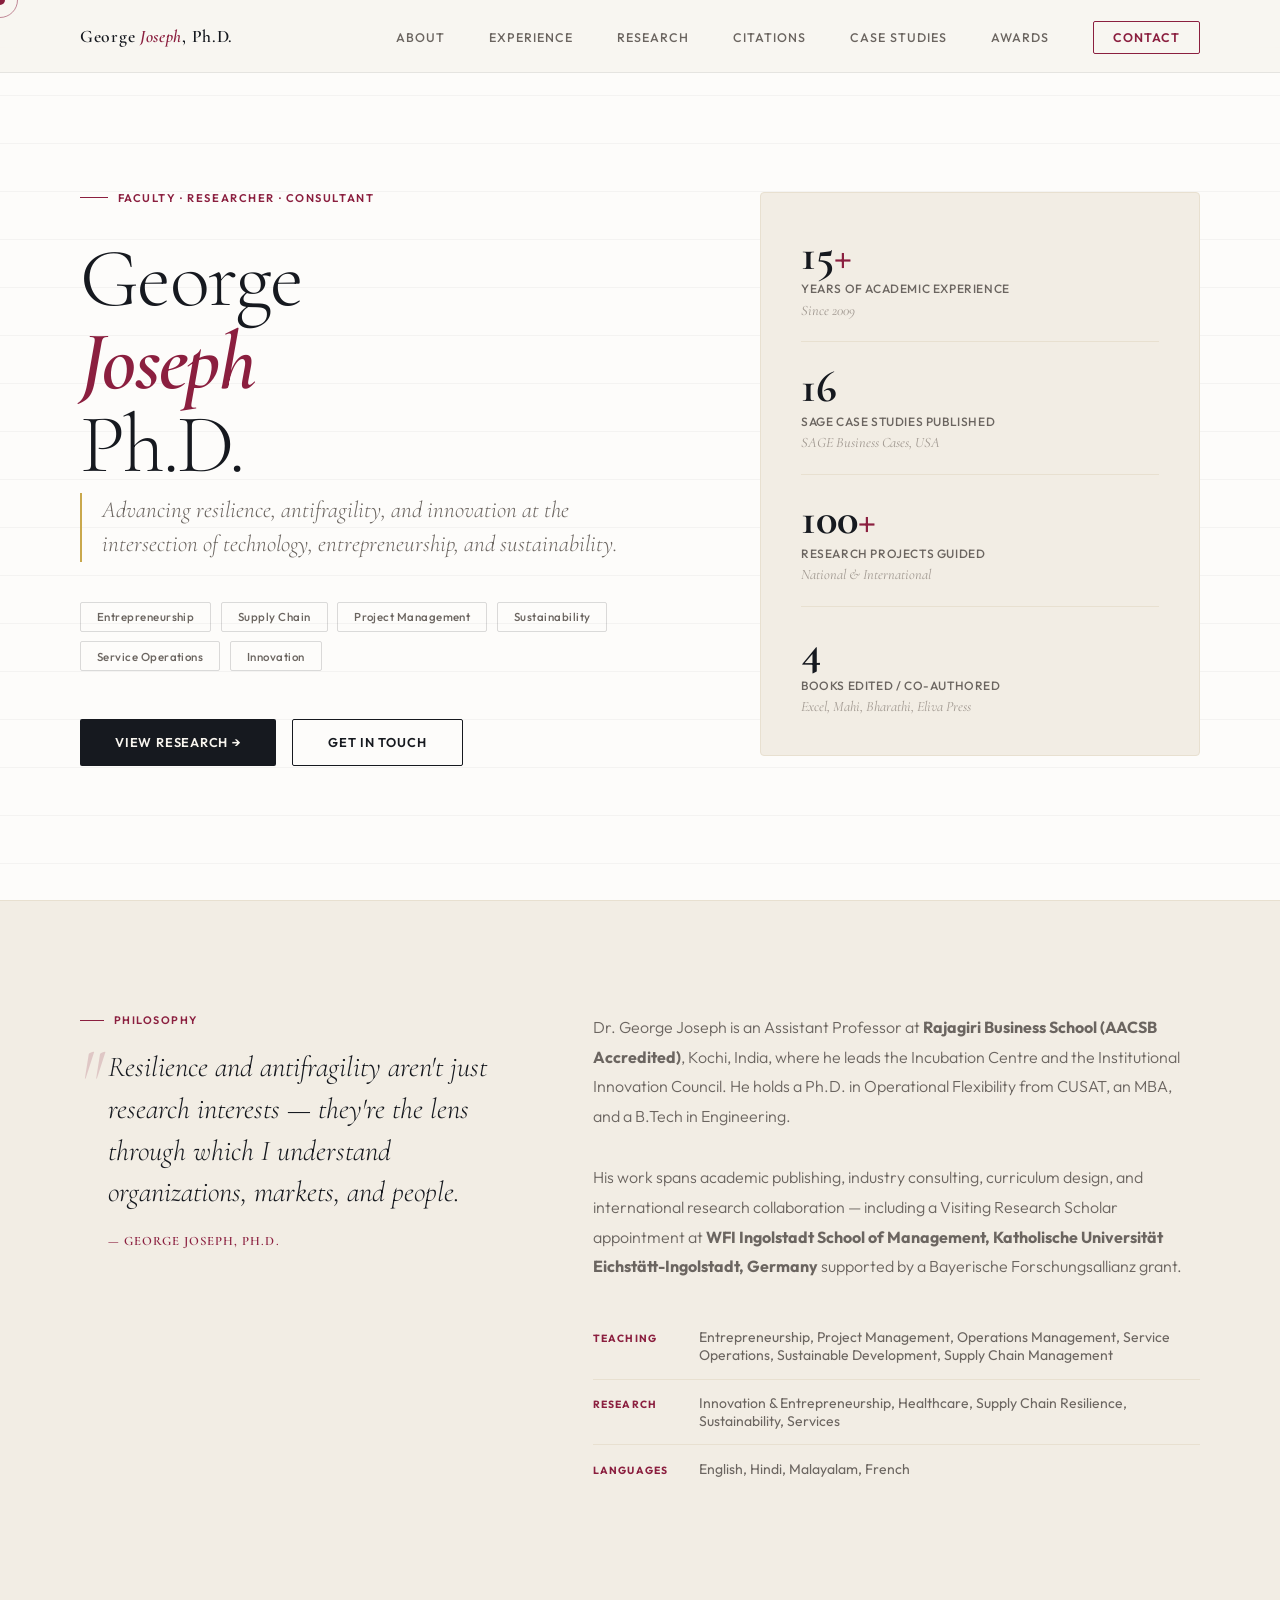
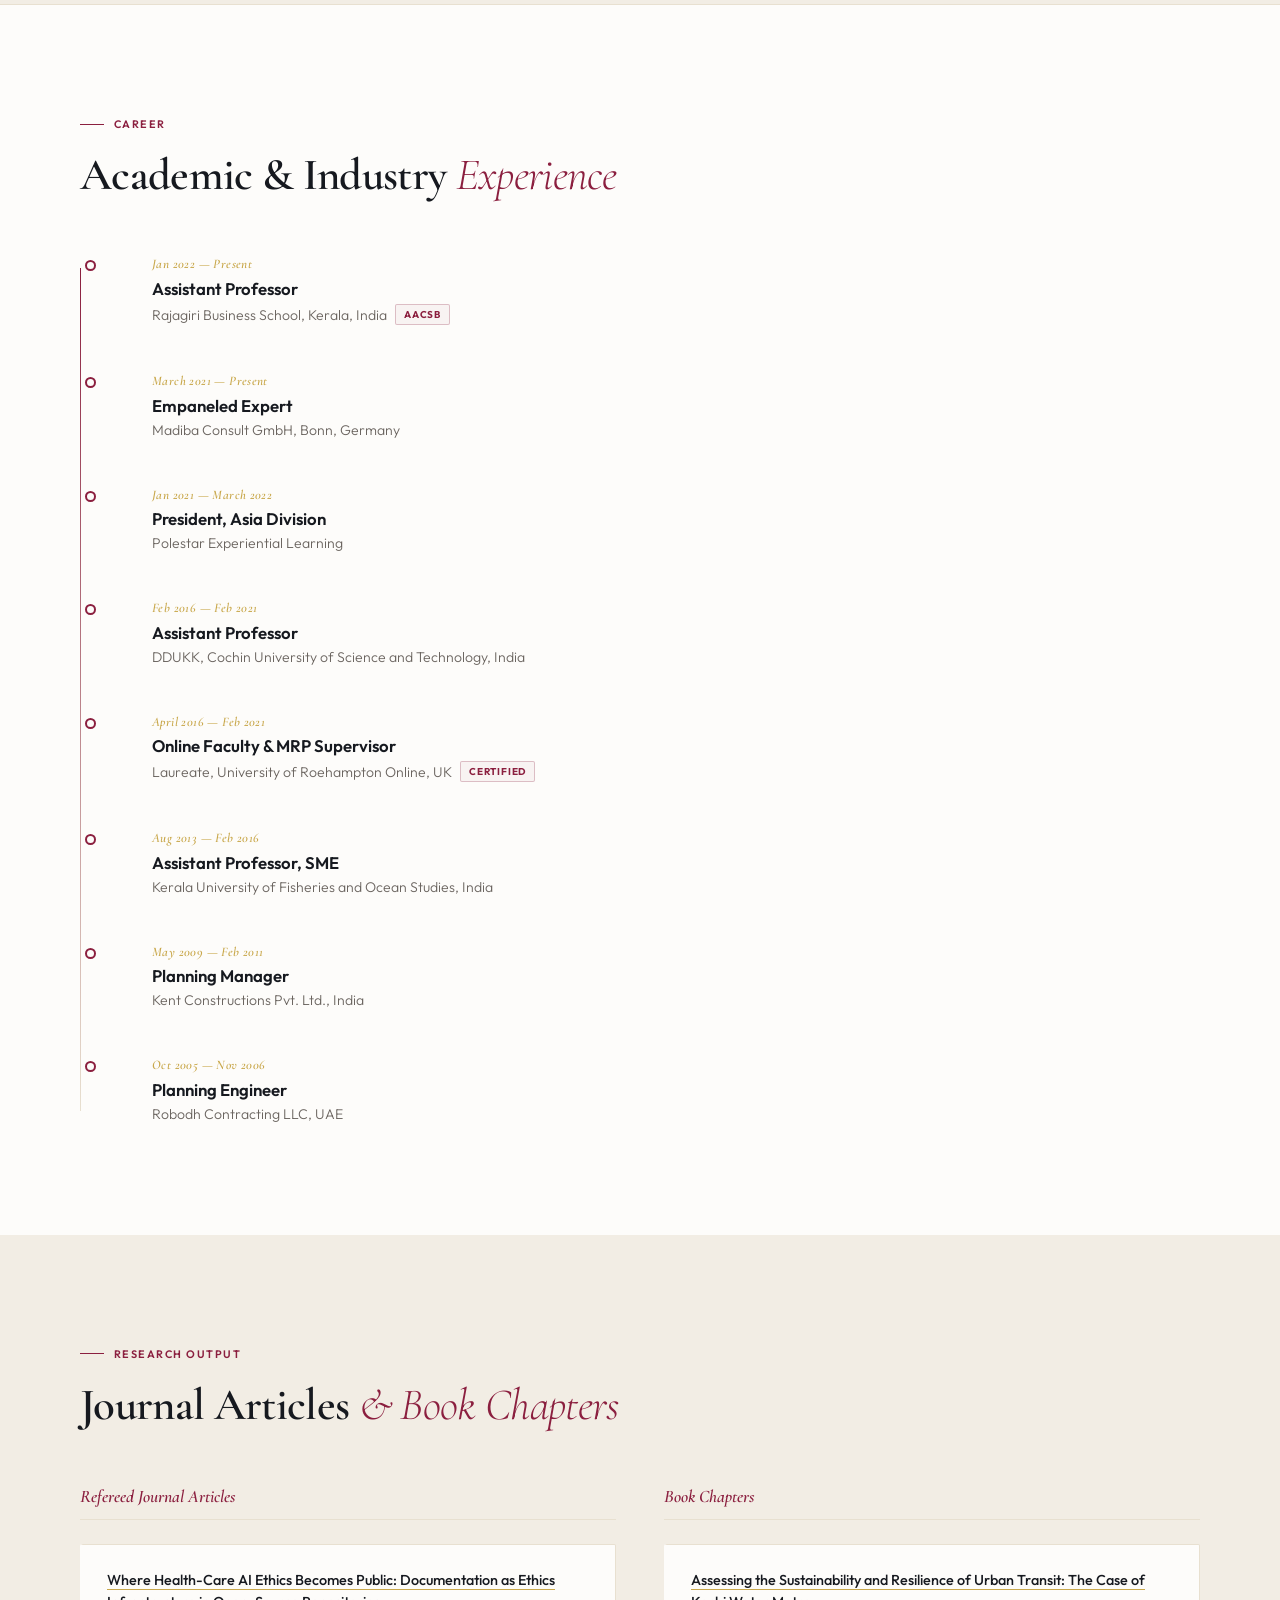
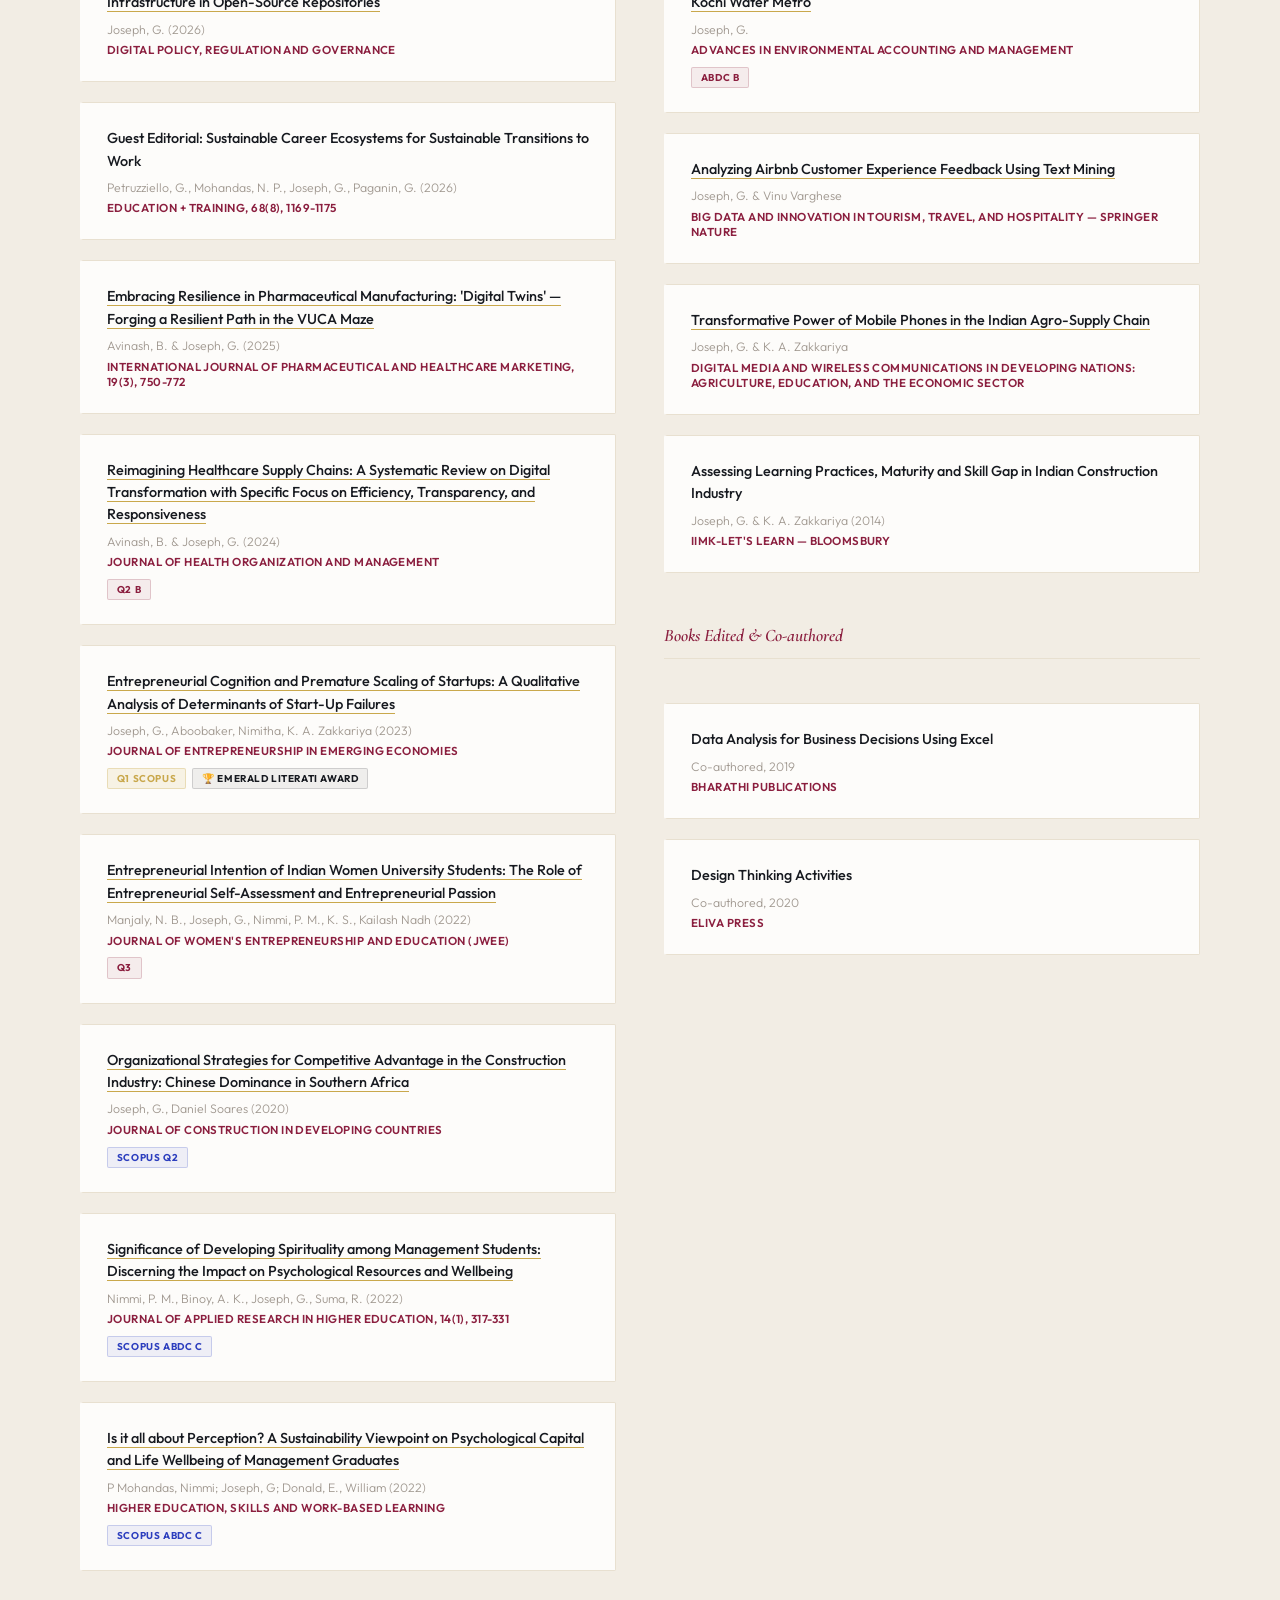
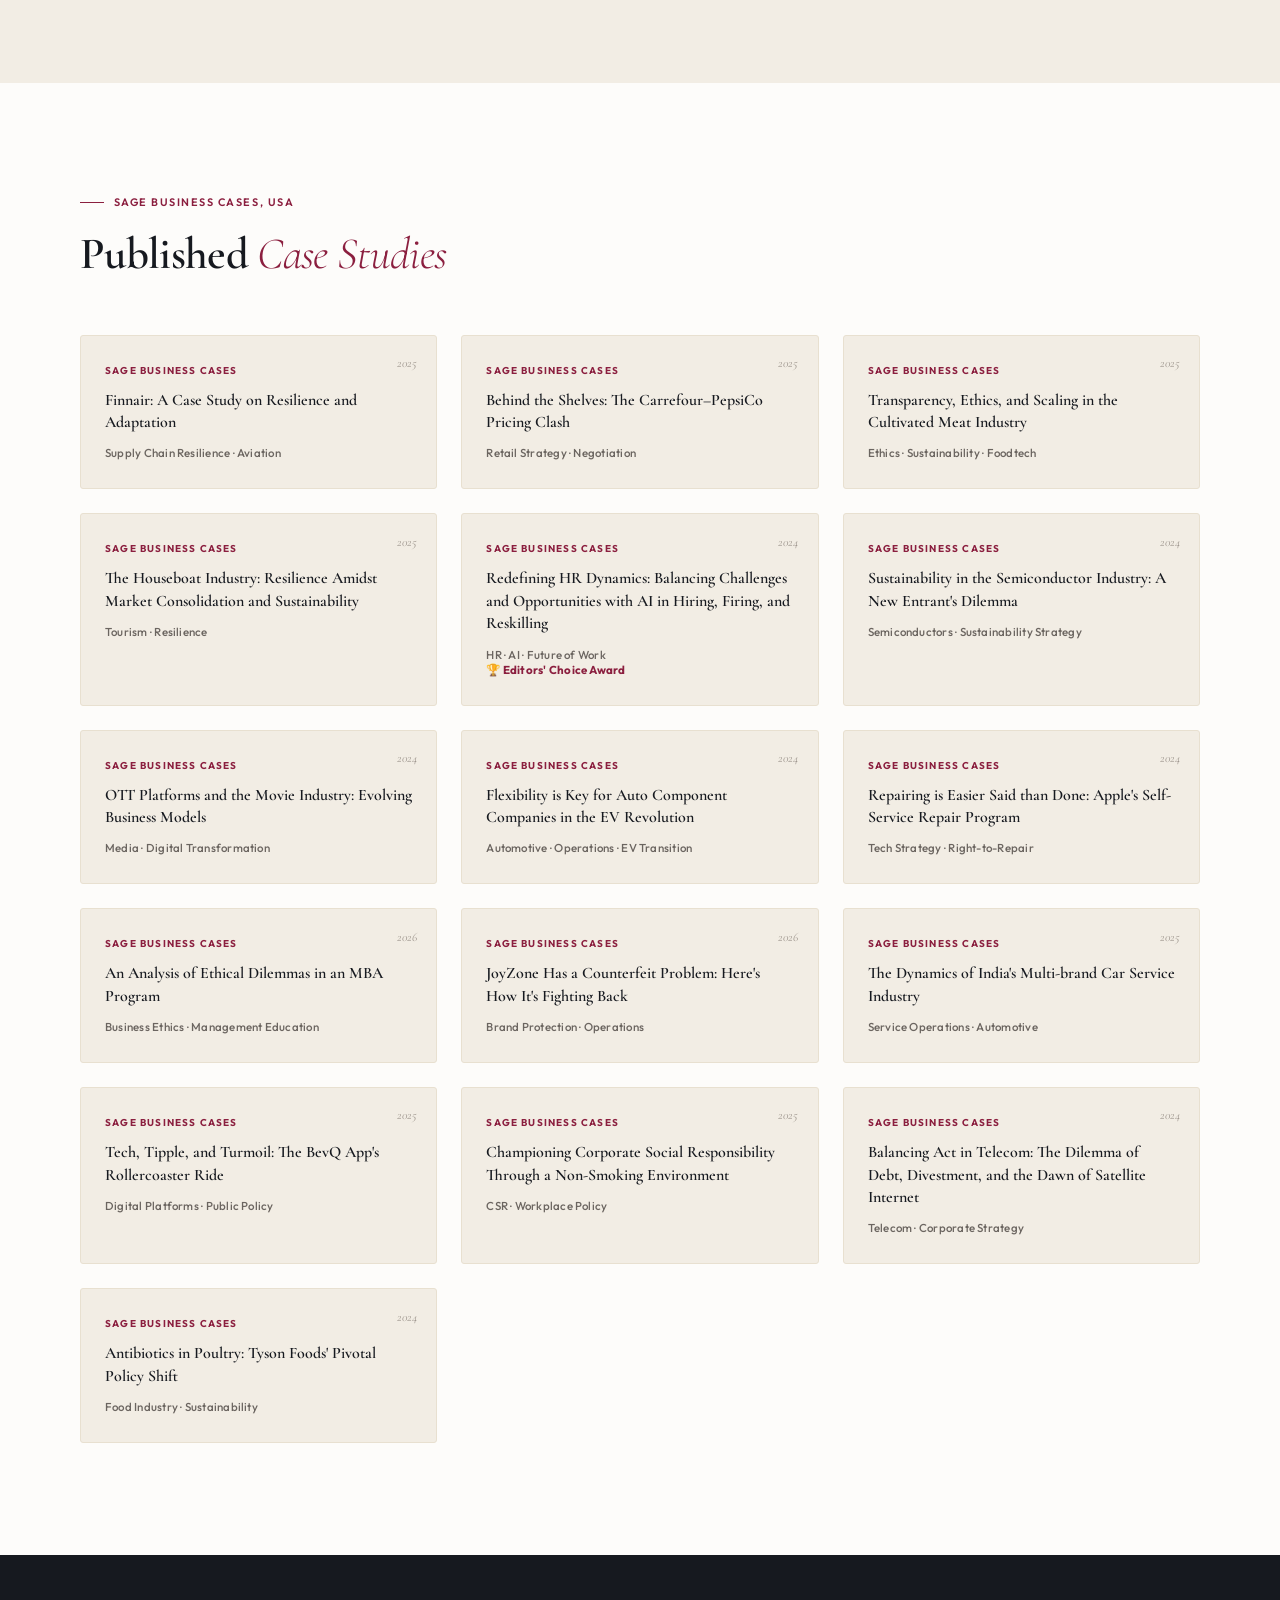
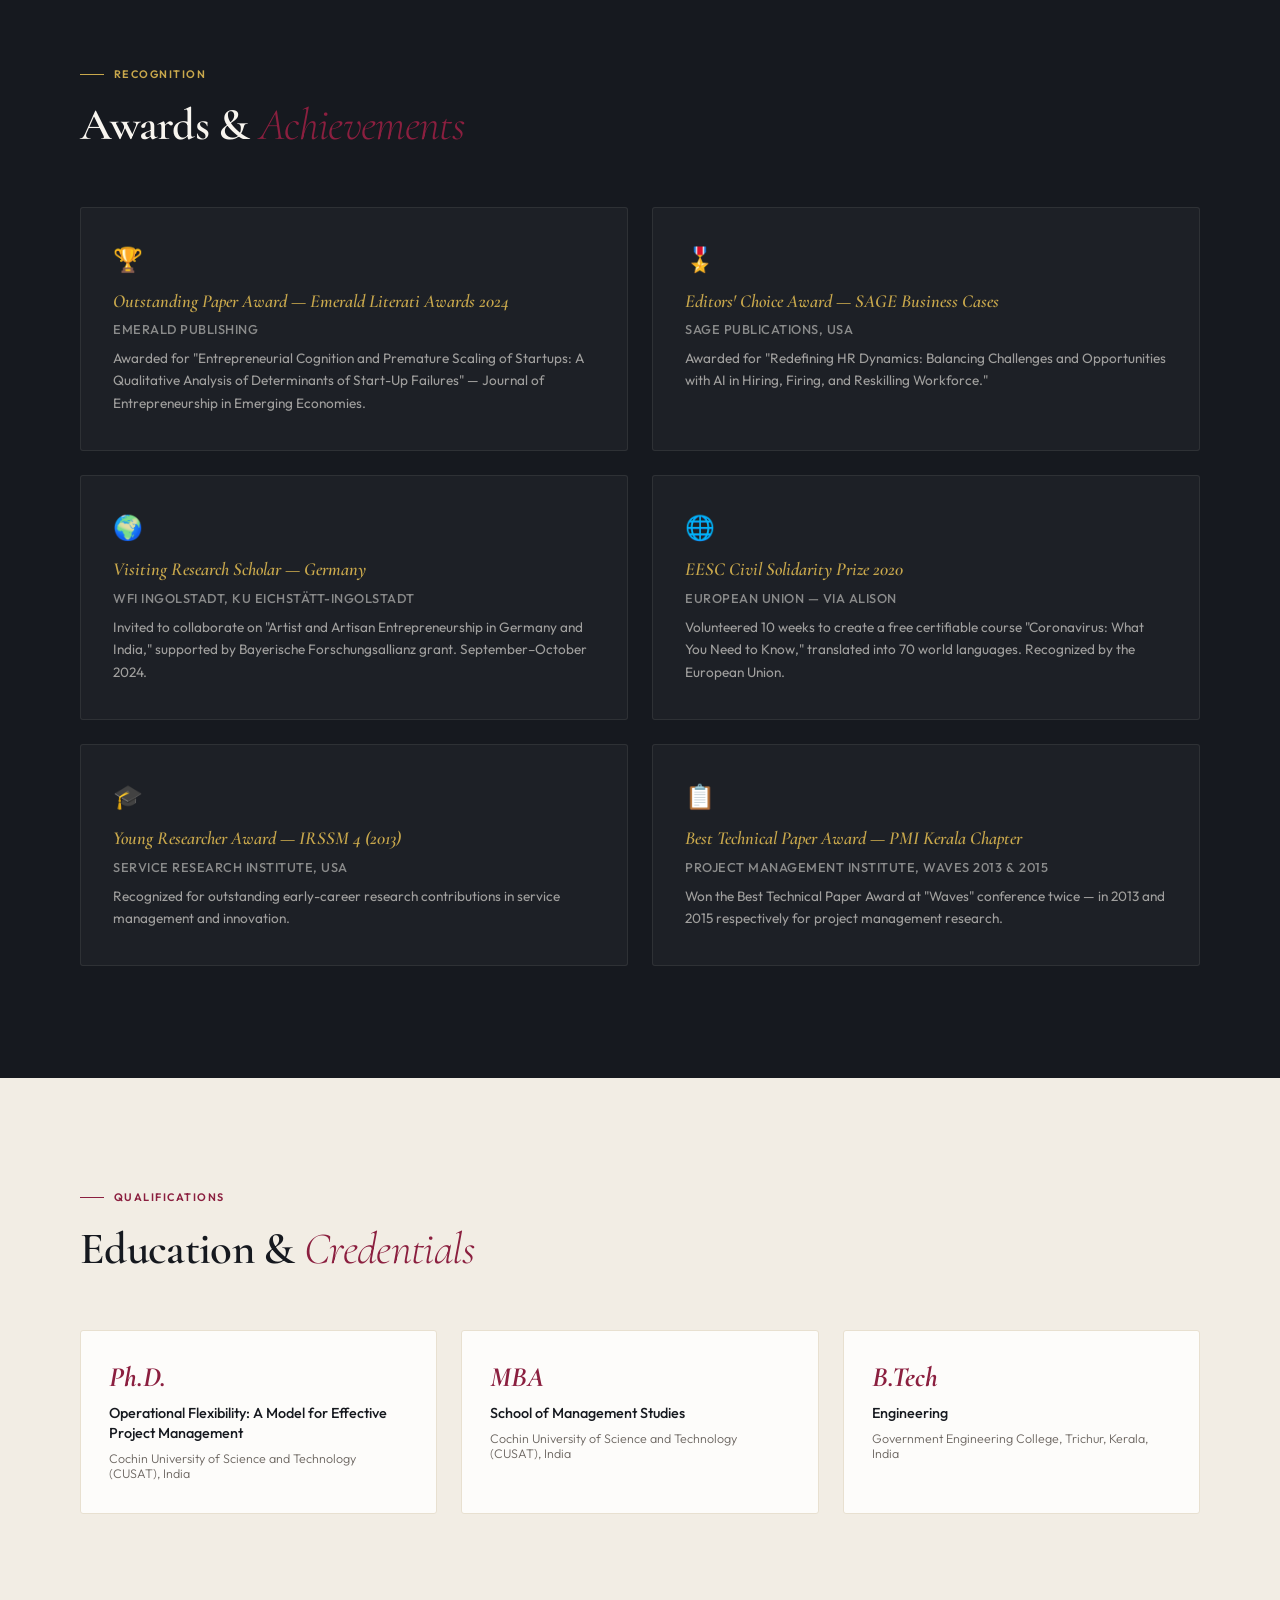
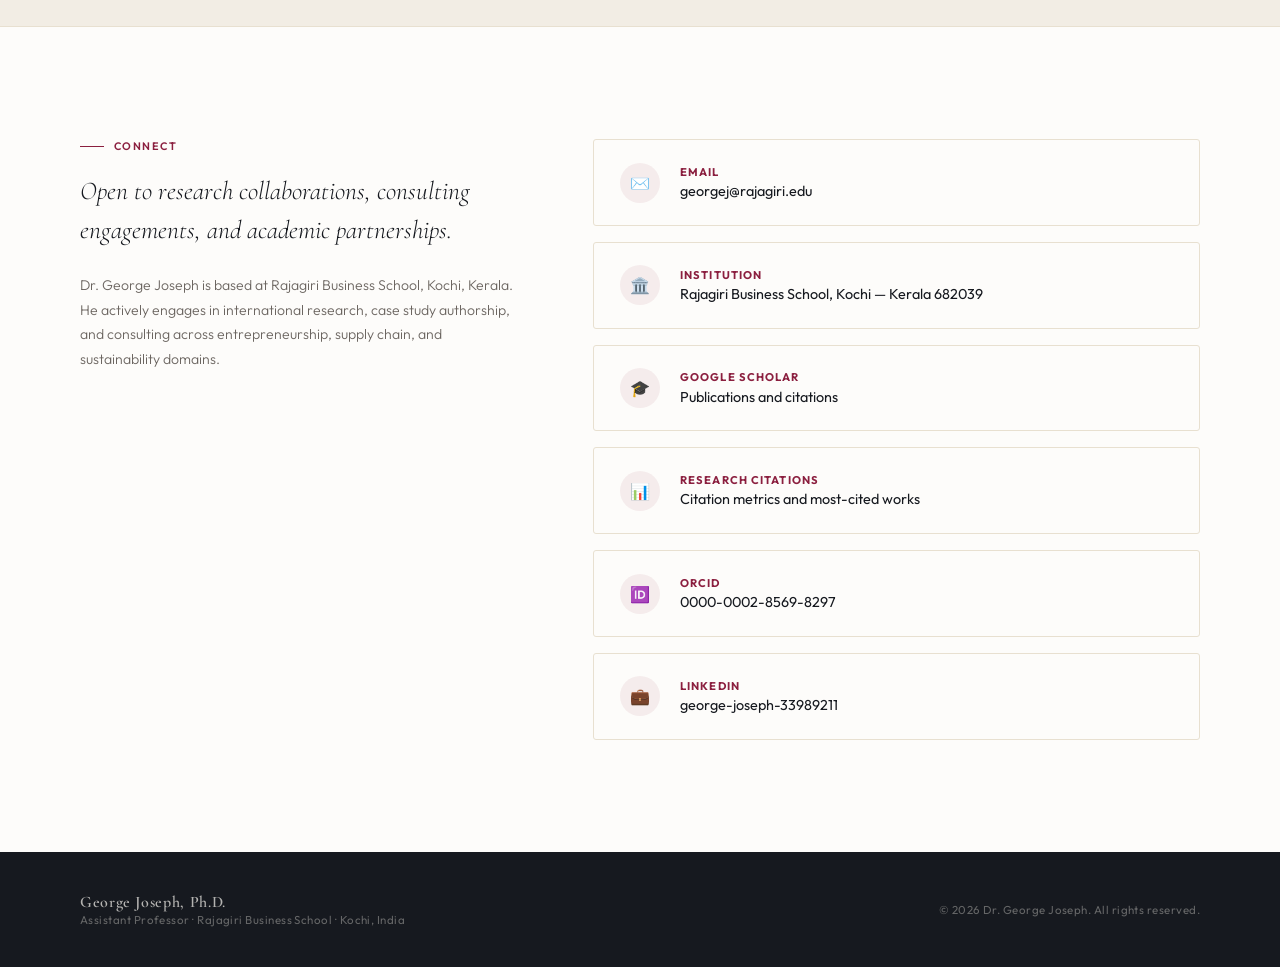
<file: index.html>
<!DOCTYPE html>
<html lang="en">
<head>
<meta charset="UTF-8">
<meta name="viewport" content="width=device-width, initial-scale=1.0">
<title>Dr. George Joseph, Ph.D. — Academic & Researcher</title>
<link rel="preconnect" href="https://fonts.googleapis.com">
<link rel="preconnect" href="https://fonts.gstatic.com" crossorigin>
<link href="https://fonts.googleapis.com/css2?family=Cormorant+Garamond:ital,wght@0,300;0,400;0,600;0,700;1,300;1,400;1,600&family=Outfit:wght@300;400;500;600&family=Cormorant:ital,wght@1,700&display=swap" rel="stylesheet">

<style>
:root {
  --ink:     #16191f;
  --deep:    #1e2430;
  --wine:    #8b1f3f;
  --wine-lt: #b5294f;
  --gold:    #c9a84c;
  --ivory:   #f8f5ef;
  --paper:   #f2ede4;
  --warm:    #e8e0d0;
  --mid:     #6b6560;
  --light:   #a09890;
  --white:   #fdfcfa;
}

*, *::before, *::after { box-sizing: border-box; margin: 0; padding: 0; }
html { scroll-behavior: smooth; }

body {
  font-family: 'Outfit', sans-serif;
  background: var(--ivory);
  color: var(--ink);
  overflow-x: hidden;
  cursor: none;
}

/* Custom cursor */
.cursor {
  position: fixed; width: 10px; height: 10px;
  border-radius: 50%; background: var(--wine);
  pointer-events: none; z-index: 99999;
  transform: translate(-50%, -50%);
  transition: transform 0.1s, width 0.3s, height 0.3s, background 0.3s;
  mix-blend-mode: multiply;
}
.cursor-ring {
  position: fixed; width: 36px; height: 36px;
  border-radius: 50%; border: 1px solid var(--wine);
  pointer-events: none; z-index: 99998;
  transform: translate(-50%, -50%);
  transition: transform 0.15s ease-out, width 0.3s, height 0.3s, opacity 0.3s;
  opacity: 0.5;
}
body:hover .cursor { opacity: 1; }

/* ============ NAV ============ */
nav {
  position: fixed; top: 0; left: 0; right: 0; z-index: 500;
  display: flex; align-items: center; justify-content: space-between;
  padding: 1.6rem 5rem;
  background: rgba(248, 245, 239, 0.88);
  backdrop-filter: blur(20px) saturate(1.4);
  border-bottom: 1px solid rgba(22,25,31,0.08);
}

.nav-name {
  font-family: 'Cormorant Garamond', serif;
  font-size: 1.1rem; font-weight: 600;
  letter-spacing: 0.04em; color: var(--ink);
  text-decoration: none;
}

.nav-name span { color: var(--wine); font-style: italic; }

nav ul {
  list-style: none;
  display: flex; gap: 2.75rem; align-items: center;
}

nav ul a {
  text-decoration: none;
  font-size: 0.78rem; font-weight: 500;
  letter-spacing: 0.08em; text-transform: uppercase;
  color: var(--mid);
  transition: color 0.2s;
  position: relative;
}
nav ul a::after {
  content: ''; position: absolute; left: 0; bottom: -3px;
  width: 0; height: 1px; background: var(--wine);
  transition: width 0.25s;
}
nav ul a:hover { color: var(--wine); }
nav ul a:hover::after { width: 100%; }

.nav-contact {
  font-size: 0.78rem !important; font-weight: 600 !important;
  color: var(--wine) !important;
  border: 1px solid var(--wine) !important;
  padding: 0.5rem 1.2rem; border-radius: 2px;
}
.nav-contact::after { display: none !important; }
.nav-contact:hover { background: var(--wine) !important; color: var(--white) !important; }

/* ============ HERO ============ */
#hero {
  min-height: 100vh;
  display: flex; align-items: center;
  padding: 8rem 5rem 5rem;
  background: var(--white);
  position: relative;
  overflow: hidden;
}

/* Ruled paper lines in background */
#hero::before {
  content: '';
  position: absolute; inset: 0;
  background-image: repeating-linear-gradient(
    to bottom,
    transparent,
    transparent 47px,
    rgba(22,25,31,0.04) 47px,
    rgba(22,25,31,0.04) 48px
  );
  pointer-events: none;
}

.hero-inner {
  max-width: 1280px; margin: 0 auto; width: 100%;
  display: grid; grid-template-columns: 7fr 5fr;
  gap: 4rem; align-items: center; position: relative;
}

.hero-tag {
  display: inline-flex; align-items: center; gap: 0.6rem;
  font-size: 0.7rem; font-weight: 600; letter-spacing: 0.14em;
  text-transform: uppercase; color: var(--wine);
  margin-bottom: 2rem;
}
.hero-tag::before {
  content: ''; display: block;
  width: 28px; height: 1px; background: var(--wine);
}

.hero-title {
  font-family: 'Cormorant Garamond', serif;
  font-size: clamp(3.5rem, 6.5vw, 6.2rem);
  font-weight: 300; line-height: 1.0;
  letter-spacing: -0.02em; color: var(--ink);
  margin-bottom: 0.4rem;
}

.hero-title em {
  font-style: italic; font-weight: 600;
  color: var(--wine);
}

.hero-subtitle {
  font-family: 'Cormorant Garamond', serif;
  font-size: clamp(1.1rem, 1.8vw, 1.45rem);
  font-weight: 300; font-style: italic;
  color: var(--mid); margin-bottom: 2.5rem;
  line-height: 1.5;
  border-left: 2px solid var(--gold);
  padding-left: 1.25rem;
  max-width: 580px;
}

.hero-pills {
  display: flex; flex-wrap: wrap; gap: 0.6rem;
  margin-bottom: 3rem;
}

.pill {
  font-size: 0.72rem; font-weight: 500; letter-spacing: 0.04em;
  padding: 0.4rem 1rem; border-radius: 2px;
  border: 1px solid rgba(22,25,31,0.15);
  color: var(--mid); background: transparent;
  transition: border-color 0.2s, color 0.2s, background 0.2s;
}
.pill:hover { border-color: var(--wine); color: var(--wine); background: rgba(139,31,63,0.04); }

.hero-btns { display: flex; gap: 1rem; flex-wrap: wrap; }

.btn-solid {
  background: var(--ink); color: var(--ivory);
  padding: 0.9rem 2.2rem; border-radius: 2px;
  font-size: 0.8rem; font-weight: 600; letter-spacing: 0.06em; text-transform: uppercase;
  text-decoration: none;
  transition: background 0.2s, transform 0.15s;
  display: inline-flex; align-items: center; gap: 0.6rem;
}
.btn-solid:hover { background: var(--wine); transform: translateY(-1px); }

.btn-ghost {
  border: 1px solid var(--ink); color: var(--ink);
  padding: 0.9rem 2.2rem; border-radius: 2px;
  font-size: 0.8rem; font-weight: 600; letter-spacing: 0.06em; text-transform: uppercase;
  text-decoration: none;
  transition: background 0.2s, color 0.2s;
}
.btn-ghost:hover { background: var(--ink); color: var(--ivory); }

/* Hero right – Stats panel */
.hero-stats {
  background: var(--paper);
  border: 1px solid var(--warm);
  border-radius: 4px;
  padding: 2.5rem;
  display: flex; flex-direction: column; gap: 0;
}

.stat-row {
  padding: 1.4rem 0;
  border-bottom: 1px solid var(--warm);
  display: flex; flex-direction: column; gap: 0.25rem;
}
.stat-row:last-child { border-bottom: none; padding-bottom: 0; }
.stat-row:first-child { padding-top: 0; }

.stat-val {
  font-family: 'Cormorant Garamond', serif;
  font-size: 2.8rem; font-weight: 700;
  color: var(--ink); line-height: 1;
}
.stat-val span { color: var(--wine); }

.stat-label {
  font-size: 0.75rem; font-weight: 500; letter-spacing: 0.05em;
  color: var(--mid); text-transform: uppercase;
}

.stat-affil {
  font-family: 'Cormorant Garamond', serif;
  font-size: 0.9rem; font-style: italic; color: var(--light);
  margin-top: 0.1rem;
}

/* ============ SECTION SHARED ============ */
section { padding: 7rem 5rem; }

.section-inner { max-width: 1280px; margin: 0 auto; }

.sec-tag {
  font-size: 0.68rem; font-weight: 600; letter-spacing: 0.14em;
  text-transform: uppercase; color: var(--wine);
  display: flex; align-items: center; gap: 0.6rem;
  margin-bottom: 1.2rem;
}
.sec-tag::before { content: ''; width: 24px; height: 1px; background: var(--wine); }

.sec-title {
  font-family: 'Cormorant Garamond', serif;
  font-size: clamp(2rem, 3.5vw, 3.2rem);
  font-weight: 600; line-height: 1.12;
  letter-spacing: -0.015em; color: var(--ink);
  margin-bottom: 3.5rem;
}
.sec-title em { font-style: italic; color: var(--wine); font-weight: 300; }

/* ============ ABOUT / PHILOSOPHY ============ */
#about {
  background: var(--paper);
  border-top: 1px solid var(--warm);
  border-bottom: 1px solid var(--warm);
}

.about-grid {
  display: grid; grid-template-columns: 5fr 7fr;
  gap: 5rem; align-items: start;
}

.about-quote {
  font-family: 'Cormorant Garamond', serif;
  font-size: 1.8rem; font-weight: 300; font-style: italic;
  line-height: 1.45; color: var(--ink);
  position: relative; padding-left: 1.75rem;
}
.about-quote::before {
  content: '"';
  position: absolute; left: -0.1rem; top: -0.5rem;
  font-size: 5rem; color: var(--wine); opacity: 0.18;
  font-family: 'Cormorant Garamond', serif; line-height: 1;
}
.about-quote .quote-attr {
  display: block; font-size: 0.8rem; font-weight: 600;
  font-style: normal; letter-spacing: 0.08em; text-transform: uppercase;
  color: var(--wine); margin-top: 1.2rem;
}

.about-bio {
  font-size: 1rem; font-weight: 300; color: var(--mid);
  line-height: 1.85; margin-bottom: 2rem;
}

.about-interests {
  display: flex; flex-direction: column; gap: 0;
}

.interest-row {
  display: flex; align-items: baseline; gap: 1rem;
  padding: 0.9rem 0;
  border-bottom: 1px solid var(--warm);
  font-size: 0.875rem; color: var(--mid);
  transition: color 0.2s;
}
.interest-row:hover { color: var(--ink); }
.interest-row:last-child { border-bottom: none; }

.interest-cat {
  font-size: 0.65rem; font-weight: 700; letter-spacing: 0.1em;
  text-transform: uppercase; color: var(--wine);
  min-width: 90px; flex-shrink: 0;
}

/* ============ EXPERIENCE ============ */
#experience { background: var(--white); }

.timeline {
  position: relative;
  display: flex; flex-direction: column; gap: 0;
  padding-left: 2.5rem;
}

.timeline::before {
  content: '';
  position: absolute; left: 0; top: 12px; bottom: 12px;
  width: 1px; background: linear-gradient(to bottom, var(--wine), var(--warm));
}

.timeline-item {
  position: relative; padding: 0 0 3rem 2rem;
  transition: opacity 0.2s;
}
.timeline-item:last-child { padding-bottom: 0; }

.timeline-dot {
  position: absolute; left: -2.5rem; top: 4px;
  width: 11px; height: 11px;
  border-radius: 50%; background: var(--white);
  border: 2px solid var(--wine);
  transform: translateX(calc(50% - 0.5px));
  transition: background 0.2s;
}
.timeline-item:hover .timeline-dot { background: var(--wine); }

.timeline-period {
  font-family: 'Cormorant Garamond', serif;
  font-size: 0.82rem; font-style: italic; color: var(--gold);
  font-weight: 600; margin-bottom: 0.35rem; letter-spacing: 0.03em;
}

.timeline-role {
  font-size: 1.05rem; font-weight: 600; color: var(--ink);
  margin-bottom: 0.25rem; line-height: 1.3;
}

.timeline-org {
  font-size: 0.88rem; color: var(--mid); font-weight: 300;
  display: flex; align-items: center; gap: 0.5rem;
}

.org-badge {
  font-size: 0.62rem; font-weight: 700; letter-spacing: 0.08em;
  text-transform: uppercase; color: var(--wine);
  border: 1px solid rgba(139,31,63,0.25); padding: 0.2rem 0.5rem;
  border-radius: 2px; background: rgba(139,31,63,0.04);
}

/* ============ PUBLICATIONS ============ */
#publications { background: var(--paper); }

.pub-layout {
  display: grid; grid-template-columns: 1fr 1fr; gap: 3rem;
}

.pub-group-title {
  font-family: 'Cormorant Garamond', serif;
  font-size: 1.1rem; font-weight: 600; font-style: italic;
  color: var(--wine); margin-bottom: 1.5rem;
  padding-bottom: 0.75rem;
  border-bottom: 1px solid var(--warm);
}

.pub-list { display: flex; flex-direction: column; gap: 1.25rem; }

.pub-item {
  padding: 1.5rem;
  background: var(--white);
  border: 1px solid var(--warm);
  border-left: 3px solid transparent;
  border-radius: 2px;
  transition: border-left-color 0.2s, transform 0.2s, box-shadow 0.2s;
}
.pub-item:hover {
  border-left-color: var(--wine);
  transform: translateX(4px);
  box-shadow: 0 4px 20px rgba(22,25,31,0.06);
}

.pub-title {
  font-size: 0.9rem; font-weight: 500; color: var(--ink);
  line-height: 1.55; margin-bottom: 0.5rem;
}

.pub-authors {
  font-size: 0.77rem; color: var(--light); font-weight: 300;
  margin-bottom: 0.35rem;
}

.pub-journal {
  font-size: 0.72rem; font-weight: 600; letter-spacing: 0.04em;
  color: var(--wine); text-transform: uppercase;
}

.pub-badges { display: flex; gap: 0.4rem; margin-top: 0.6rem; flex-wrap: wrap; }

.pub-badge {
  font-size: 0.62rem; font-weight: 700; letter-spacing: 0.06em;
  padding: 0.2rem 0.55rem; border-radius: 2px;
  text-transform: uppercase;
}
.badge-q1 { background: rgba(201,168,76,0.12); color: var(--gold); border: 1px solid rgba(201,168,76,0.3); }
.badge-q2 { background: rgba(139,31,63,0.07); color: var(--wine); border: 1px solid rgba(139,31,63,0.2); }
.badge-award { background: rgba(22,25,31,0.06); color: var(--ink); border: 1px solid rgba(22,25,31,0.15); }
.badge-scopus { background: rgba(44,62,190,0.07); color: #2c3ebe; border: 1px solid rgba(44,62,190,0.2); }

/* ============ CASE STUDIES ============ */
#cases { background: var(--white); }

.cases-grid {
  display: grid; grid-template-columns: repeat(3, 1fr);
  gap: 1.5rem;
}

.case-card {
  padding: 1.75rem 1.5rem;
  border: 1px solid var(--warm);
  border-radius: 3px;
  background: var(--paper);
  position: relative;
  transition: border-color 0.2s, box-shadow 0.2s, transform 0.2s;
  overflow: hidden;
}
.case-card::before {
  content: attr(data-year);
  position: absolute; top: 1.2rem; right: 1.2rem;
  font-family: 'Cormorant Garamond', serif;
  font-size: 0.78rem; font-style: italic; color: var(--light);
}
.case-card::after {
  content: '';
  position: absolute; bottom: 0; left: 0; right: 0;
  height: 2px;
  background: linear-gradient(90deg, var(--wine), var(--gold));
  transform: scaleX(0); transform-origin: left;
  transition: transform 0.35s;
}
.case-card:hover { border-color: rgba(139,31,63,0.2); box-shadow: 0 8px 32px rgba(22,25,31,0.06); transform: translateY(-3px); }
.case-card:hover::after { transform: scaleX(1); }

.case-publisher {
  font-size: 0.62rem; font-weight: 700; letter-spacing: 0.12em;
  text-transform: uppercase; color: var(--wine); margin-bottom: 0.75rem;
}

.case-title {
  font-family: 'Cormorant Garamond', serif;
  font-size: 1.0rem; font-weight: 600; line-height: 1.4;
  color: var(--ink);
}

.case-topic {
  font-size: 0.72rem; font-weight: 500; color: var(--mid);
  margin-top: 0.75rem; letter-spacing: 0.02em;
}

/* ============ AWARDS ============ */
#awards {
  background: var(--ink);
  color: var(--ivory);
}

#awards .sec-title { color: var(--ivory); }
#awards .sec-tag { color: var(--gold); }
#awards .sec-tag::before { background: var(--gold); }

.awards-grid {
  display: grid; grid-template-columns: 1fr 1fr;
  gap: 1.5rem;
}

.award-card {
  padding: 2.25rem 2rem;
  border: 1px solid rgba(248,245,239,0.08);
  border-radius: 3px;
  background: rgba(248,245,239,0.03);
  transition: background 0.2s, border-color 0.2s;
  position: relative; overflow: hidden;
}
.award-card::before {
  content: '';
  position: absolute; top: 0; left: 0; bottom: 0;
  width: 3px; background: var(--gold);
  transform: scaleY(0); transform-origin: top;
  transition: transform 0.3s;
}
.award-card:hover { background: rgba(248,245,239,0.06); border-color: rgba(248,245,239,0.15); }
.award-card:hover::before { transform: scaleY(1); }

.award-icon { font-size: 1.5rem; margin-bottom: 1rem; }

.award-name {
  font-family: 'Cormorant Garamond', serif;
  font-size: 1.15rem; font-weight: 600; font-style: italic;
  color: var(--gold); margin-bottom: 0.5rem; line-height: 1.3;
}

.award-body {
  font-size: 0.8rem; font-weight: 500; letter-spacing: 0.04em;
  color: rgba(248,245,239,0.5); text-transform: uppercase; margin-bottom: 0.6rem;
}

.award-desc {
  font-size: 0.85rem; color: rgba(248,245,239,0.6);
  line-height: 1.65;
}

/* ============ EDUCATION ============ */
#education { background: var(--paper); }

.edu-grid {
  display: grid; grid-template-columns: repeat(3, 1fr);
  gap: 1.5rem;
}

.edu-card {
  padding: 2rem 1.75rem;
  border: 1px solid var(--warm);
  background: var(--white);
  border-radius: 3px;
  transition: border-color 0.2s, box-shadow 0.2s;
}
.edu-card:hover { border-color: rgba(139,31,63,0.25); box-shadow: 0 6px 24px rgba(22,25,31,0.06); }

.edu-degree {
  font-family: 'Cormorant Garamond', serif;
  font-size: 1.75rem; font-weight: 700; font-style: italic;
  color: var(--wine); line-height: 1; margin-bottom: 0.75rem;
}

.edu-field {
  font-size: 0.9rem; font-weight: 500; color: var(--ink);
  line-height: 1.4; margin-bottom: 0.5rem;
}

.edu-inst {
  font-size: 0.78rem; color: var(--mid); font-weight: 300;
}

/* ============ CONTACT ============ */
#contact {
  background: var(--white);
  border-top: 1px solid var(--warm);
}

.contact-layout {
  display: grid; grid-template-columns: 5fr 7fr;
  gap: 5rem; align-items: start;
}

.contact-intro {
  font-family: 'Cormorant Garamond', serif;
  font-size: 1.6rem; font-weight: 300; font-style: italic;
  line-height: 1.5; color: var(--ink); margin-bottom: 1.5rem;
}

.contact-note {
  font-size: 0.88rem; font-weight: 300; color: var(--mid);
  line-height: 1.75;
}

.contact-details { display: flex; flex-direction: column; gap: 1rem; }

.contact-row {
  display: flex; align-items: center; gap: 1.25rem;
  padding: 1.4rem 1.6rem;
  border: 1px solid var(--warm);
  border-radius: 3px;
  text-decoration: none;
  transition: border-color 0.2s, background 0.2s;
}
.contact-row:hover { border-color: rgba(139,31,63,0.25); background: rgba(139,31,63,0.02); }

.c-icon {
  width: 40px; height: 40px; border-radius: 50%;
  background: rgba(139,31,63,0.07);
  display: flex; align-items: center; justify-content: center;
  font-size: 1rem; flex-shrink: 0;
}

.c-label {
  font-size: 0.7rem; font-weight: 700; letter-spacing: 0.1em;
  text-transform: uppercase; color: var(--wine); margin-bottom: 0.2rem;
}

.c-val {
  font-size: 0.9rem; color: var(--ink); font-weight: 400;
}

/* ============ FOOTER ============ */
footer {
  background: var(--ink); color: rgba(248,245,239,0.35);
  padding: 2.5rem 5rem;
  display: flex; justify-content: space-between; align-items: center;
  gap: 2rem; flex-wrap: wrap;
}

.footer-name {
  font-family: 'Cormorant Garamond', serif;
  font-size: 1rem; font-weight: 600; color: rgba(248,245,239,0.7);
  letter-spacing: 0.04em;
}

footer p { font-size: 0.72rem; letter-spacing: 0.04em; }

/* ============ REVEAL ============ */
.reveal {
  opacity: 0; transform: translateY(28px);
  transition: opacity 0.75s cubic-bezier(0.16, 1, 0.3, 1),
              transform 0.75s cubic-bezier(0.16, 1, 0.3, 1);
}
.reveal.vis { opacity: 1; transform: none; }
.rd1 { transition-delay: 0.08s; }
.rd2 { transition-delay: 0.16s; }
.rd3 { transition-delay: 0.24s; }
.rd4 { transition-delay: 0.32s; }
.rd5 { transition-delay: 0.40s; }
.rd6 { transition-delay: 0.48s; }

/* ============ RESPONSIVE ============ */
@media (max-width: 1100px) {
  nav { padding: 1.4rem 2.5rem; }
  nav ul { display: none; }
  section { padding: 5rem 2.5rem; }
  .hero-inner { grid-template-columns: 1fr; }
  .hero-stats { flex-direction: row; flex-wrap: wrap; gap: 1rem; }
  .stat-row { border-bottom: none; padding: 0; flex: 1; min-width: 140px; }
  .about-grid { grid-template-columns: 1fr; }
  .pub-layout { grid-template-columns: 1fr; }
  .cases-grid { grid-template-columns: 1fr 1fr; }
  .awards-grid { grid-template-columns: 1fr; }
  .edu-grid { grid-template-columns: 1fr; }
  .contact-layout { grid-template-columns: 1fr; }
  #hero { padding: 7rem 2.5rem 4rem; }
}

@media (max-width: 640px) {
  section { padding: 4rem 1.5rem; }
  nav { padding: 1.2rem 1.5rem; }
  .cases-grid { grid-template-columns: 1fr; }
  footer { padding: 2rem 1.5rem; flex-direction: column; text-align: center; }
}
</style>
</head>
<body>

<!-- Cursor -->
<div class="cursor" id="cursor"></div>
<div class="cursor-ring" id="cursorRing"></div>

<!-- NAV -->
<nav>
  <a href="#" class="nav-name">George <span>Joseph</span>, Ph.D.</a>
  <ul>
    <li><a href="#about">About</a></li>
    <li><a href="#experience">Experience</a></li>
    <li><a href="#publications">Research</a></li>
    <li><a href="/citations/">Citations</a></li>
    <li><a href="#cases">Case Studies</a></li>
    <li><a href="#awards">Awards</a></li>
    <li><a href="#contact" class="nav-contact">Contact</a></li>
  </ul>
</nav>

<!-- HERO -->
<section id="hero">
  <div class="hero-inner">
    <div class="hero-left">
      <div class="hero-tag reveal">Faculty · Researcher · Consultant</div>
      <h1 class="hero-title reveal rd1">
        George<br>
        <em>Joseph</em><br>
        Ph.D.
      </h1>
      <p class="hero-subtitle reveal rd2">
        Advancing resilience, antifragility, and innovation at the intersection of technology, entrepreneurship, and sustainability.
      </p>
      <div class="hero-pills reveal rd3">
        <span class="pill">Entrepreneurship</span>
        <span class="pill">Supply Chain</span>
        <span class="pill">Project Management</span>
        <span class="pill">Sustainability</span>
        <span class="pill">Service Operations</span>
        <span class="pill">Innovation</span>
      </div>
      <div class="hero-btns reveal rd4">
        <a href="#publications" class="btn-solid">View Research →</a>
        <a href="#contact" class="btn-ghost">Get in Touch</a>
      </div>
    </div>
    <div class="hero-right reveal rd3">
      <div class="hero-stats">
        <div class="stat-row">
          <div class="stat-val">15<span>+</span></div>
          <div class="stat-label">Years of Academic Experience</div>
          <div class="stat-affil">Since 2009</div>
        </div>
        <div class="stat-row">
          <div class="stat-val">16</div>
          <div class="stat-label">SAGE Case Studies Published</div>
          <div class="stat-affil">SAGE Business Cases, USA</div>
        </div>
        <div class="stat-row">
          <div class="stat-val">100<span>+</span></div>
          <div class="stat-label">Research Projects Guided</div>
          <div class="stat-affil">National & International</div>
        </div>
        <div class="stat-row">
          <div class="stat-val">4</div>
          <div class="stat-label">Books Edited / Co-authored</div>
          <div class="stat-affil">Excel, Mahi, Bharathi, Eliva Press</div>
        </div>
      </div>
    </div>
  </div>
</section>

<!-- ABOUT -->
<section id="about">
  <div class="section-inner">
    <div class="about-grid">
      <div class="reveal">
        <div class="sec-tag">Philosophy</div>
        <div class="about-quote">
          Resilience and antifragility aren't just research interests — they're the lens through which I understand organizations, markets, and people.
          <span class="quote-attr">— George Joseph, Ph.D.</span>
        </div>
      </div>
      <div class="reveal rd2">
        <p class="about-bio">
          Dr. George Joseph is an Assistant Professor at <strong>Rajagiri Business School (AACSB Accredited)</strong>, Kochi, India, where he leads the Incubation Centre and the Institutional Innovation Council. He holds a Ph.D. in Operational Flexibility from CUSAT, an MBA, and a B.Tech in Engineering.
        </p>
        <p class="about-bio">
          His work spans academic publishing, industry consulting, curriculum design, and international research collaboration — including a Visiting Research Scholar appointment at <strong>WFI Ingolstadt School of Management, Katholische Universität Eichstätt-Ingolstadt, Germany</strong> supported by a Bayerische Forschungsallianz grant.
        </p>
        <div class="about-interests">
          <div class="interest-row">
            <span class="interest-cat">Teaching</span>
            <span>Entrepreneurship, Project Management, Operations Management, Service Operations, Sustainable Development, Supply Chain Management</span>
          </div>
          <div class="interest-row">
            <span class="interest-cat">Research</span>
            <span>Innovation & Entrepreneurship, Healthcare, Supply Chain Resilience, Sustainability, Services</span>
          </div>
          <div class="interest-row">
            <span class="interest-cat">Languages</span>
            <span>English, Hindi, Malayalam, French</span>
          </div></div>
      </div>
    </div>
  </div>
</section>

<!-- EXPERIENCE -->
<section id="experience">
  <div class="section-inner">
    <div class="reveal">
      <div class="sec-tag">Career</div>
      <h2 class="sec-title">Academic & Industry <em>Experience</em></h2>
    </div>
    <div class="timeline">
      <div class="timeline-item reveal rd1">
        <div class="timeline-dot"></div>
        <div class="timeline-period">Jan 2022 — Present</div>
        <div class="timeline-role">Assistant Professor</div>
        <div class="timeline-org">Rajagiri Business School, Kerala, India <span class="org-badge">AACSB</span></div>
      </div>
      <div class="timeline-item reveal rd1">
        <div class="timeline-dot"></div>
        <div class="timeline-period">March 2021 — Present</div>
        <div class="timeline-role">Empaneled Expert</div>
        <div class="timeline-org">Madiba Consult GmbH, Bonn, Germany</div>
      </div>
      <div class="timeline-item reveal rd2">
        <div class="timeline-dot"></div>
        <div class="timeline-period">Jan 2021 — March 2022</div>
        <div class="timeline-role">President, Asia Division</div>
        <div class="timeline-org">Polestar Experiential Learning</div>
      </div>
      <div class="timeline-item reveal rd2">
        <div class="timeline-dot"></div>
        <div class="timeline-period">Feb 2016 — Feb 2021</div>
        <div class="timeline-role">Assistant Professor</div>
        <div class="timeline-org">DDUKK, Cochin University of Science and Technology, India</div>
      </div>
      <div class="timeline-item reveal rd3">
        <div class="timeline-dot"></div>
        <div class="timeline-period">April 2016 — Feb 2021</div>
        <div class="timeline-role">Online Faculty & MRP Supervisor</div>
        <div class="timeline-org">Laureate, University of Roehampton Online, UK <span class="org-badge">Certified</span></div>
      </div>
      <div class="timeline-item reveal rd3">
        <div class="timeline-dot"></div>
        <div class="timeline-period">Aug 2013 — Feb 2016</div>
        <div class="timeline-role">Assistant Professor, SME</div>
        <div class="timeline-org">Kerala University of Fisheries and Ocean Studies, India</div>
      </div>
      <div class="timeline-item reveal rd4">
        <div class="timeline-dot"></div>
        <div class="timeline-period">May 2009 — Feb 2011</div>
        <div class="timeline-role">Planning Manager</div>
        <div class="timeline-org">Kent Constructions Pvt. Ltd., India</div>
      </div>
      <div class="timeline-item reveal rd4">
        <div class="timeline-dot"></div>
        <div class="timeline-period">Oct 2005 — Nov 2006</div>
        <div class="timeline-role">Planning Engineer</div>
        <div class="timeline-org">Robodh Contracting LLC, UAE</div>
      </div>
    </div>
  </div>
</section>

<!-- PUBLICATIONS -->
<section id="publications">
  <div class="section-inner">
    <div class="reveal">
      <div class="sec-tag">Research Output</div>
      <h2 class="sec-title">Journal Articles <em>& Book Chapters</em></h2>
    </div>
    <div class="pub-layout">
      <div>
        <div class="pub-group-title reveal">Refereed Journal Articles</div>
        <div class="pub-list">
          <div class="pub-item reveal rd1">
            <div class="pub-title"><a href="/papers/healthcare-ai-ethics-open-source-documentation/" style="color:inherit;text-decoration:none;border-bottom:1px solid var(--gold)">Where Health-Care AI Ethics Becomes Public: Documentation as Ethics Infrastructure in Open-Source Repositories</a></div>
            <div class="pub-authors">Joseph, G. (2026)</div>
            <div class="pub-journal">Digital Policy, Regulation and Governance</div>
          </div>
          <div class="pub-item reveal rd1">
            <div class="pub-title">Guest Editorial: Sustainable Career Ecosystems for Sustainable Transitions to Work</div>
            <div class="pub-authors">Petruzziello, G., Mohandas, N. P., Joseph, G., Paganin, G. (2026)</div>
            <div class="pub-journal">Education + Training, 68(8), 1169-1175</div>
          </div>
          <div class="pub-item reveal rd1">
            <div class="pub-title"><a href="/papers/digital-twins-pharmaceutical-manufacturing-resilience/" style="color:inherit;text-decoration:none;border-bottom:1px solid var(--gold)">Embracing Resilience in Pharmaceutical Manufacturing: 'Digital Twins' — Forging a Resilient Path in the VUCA Maze</a></div>
            <div class="pub-authors">Avinash, B. & Joseph, G. (2025)</div>
            <div class="pub-journal">International Journal of Pharmaceutical and Healthcare Marketing, 19(3), 750-772</div>
          </div>
          <div class="pub-item reveal rd2">
            <div class="pub-title"><a href="/papers/healthcare-supply-chain-digital-transformation/" style="color:inherit;text-decoration:none;border-bottom:1px solid var(--gold)">Reimagining Healthcare Supply Chains: A Systematic Review on Digital Transformation with Specific Focus on Efficiency, Transparency, and Responsiveness</a></div>
            <div class="pub-authors">Avinash, B. & Joseph, G. (2024)</div>
            <div class="pub-journal">Journal of Health Organization and Management</div>
            <div class="pub-badges"><span class="pub-badge badge-q2">Q2 B</span></div>
          </div>
          <div class="pub-item reveal rd3">
            <div class="pub-title"><a href="/papers/premature-scaling-startups/" style="color:inherit;text-decoration:none;border-bottom:1px solid var(--gold)">Entrepreneurial Cognition and Premature Scaling of Startups: A Qualitative Analysis of Determinants of Start-Up Failures</a></div>
            <div class="pub-authors">Joseph, G., Aboobaker, Nimitha, K. A. Zakkariya (2023)</div>
            <div class="pub-journal">Journal of Entrepreneurship in Emerging Economies</div>
            <div class="pub-badges">
              <span class="pub-badge badge-q1">Q1 Scopus</span>
              <span class="pub-badge badge-award">🏆 Emerald Literati Award</span>
            </div>
          </div>
          <div class="pub-item reveal rd4">
            <div class="pub-title"><a href="/papers/entrepreneurial-intention-indian-women-students/" style="color:inherit;text-decoration:none;border-bottom:1px solid var(--gold)">Entrepreneurial Intention of Indian Women University Students: The Role of Entrepreneurial Self-Assessment and Entrepreneurial Passion</a></div>
            <div class="pub-authors">Manjaly, N. B., Joseph, G., Nimmi, P. M., K. S., Kailash Nadh (2022)</div>
            <div class="pub-journal">Journal of Women's Entrepreneurship and Education (JWEE)</div>
            <div class="pub-badges"><span class="pub-badge badge-q2">Q3</span></div>
          </div>
          <div class="pub-item reveal rd5">
            <div class="pub-title"><a href="/papers/chinese-contractors-southern-africa-competitive-advantage/" style="color:inherit;text-decoration:none;border-bottom:1px solid var(--gold)">Organizational Strategies for Competitive Advantage in the Construction Industry: Chinese Dominance in Southern Africa</a></div>
            <div class="pub-authors">Joseph, G., Daniel Soares (2020)</div>
            <div class="pub-journal">Journal of Construction in Developing Countries</div>
            <div class="pub-badges"><span class="pub-badge badge-scopus">Scopus Q2</span></div>
          </div>
          <div class="pub-item reveal rd5">
            <div class="pub-title"><a href="/papers/spirituality-wellbeing-management-students/" style="color:inherit;text-decoration:none;border-bottom:1px solid var(--gold)">Significance of Developing Spirituality among Management Students: Discerning the Impact on Psychological Resources and Wellbeing</a></div>
            <div class="pub-authors">Nimmi, P. M., Binoy, A. K., Joseph, G., Suma, R. (2022)</div>
            <div class="pub-journal">Journal of Applied Research in Higher Education, 14(1), 317-331</div>
            <div class="pub-badges"><span class="pub-badge badge-scopus">Scopus ABDC C</span></div>
          </div>
          <div class="pub-item reveal rd5">
            <div class="pub-title"><a href="/papers/psychological-capital-wellbeing-management-graduates/" style="color:inherit;text-decoration:none;border-bottom:1px solid var(--gold)">Is it all about Perception? A Sustainability Viewpoint on Psychological Capital and Life Wellbeing of Management Graduates</a></div>
            <div class="pub-authors">P Mohandas, Nimmi; Joseph, G; Donald, E., William (2022)</div>
            <div class="pub-journal">Higher Education, Skills and Work-Based Learning</div>
            <div class="pub-badges"><span class="pub-badge badge-scopus">Scopus ABDC C</span></div>
          </div>
        </div>
      </div>
      <div>
        <div class="pub-group-title reveal">Book Chapters</div>
        <div class="pub-list">
          <div class="pub-item reveal rd1">
            <div class="pub-title"><a href="/papers/kochi-water-metro-sustainability-resilience/" style="color:inherit;text-decoration:none;border-bottom:1px solid var(--gold)">Assessing the Sustainability and Resilience of Urban Transit: The Case of Kochi Water Metro</a></div>
            <div class="pub-authors">Joseph, G.</div>
            <div class="pub-journal">Advances in Environmental Accounting and Management</div>
            <div class="pub-badges"><span class="pub-badge badge-q2">ABDC B</span></div>
          </div>
          <div class="pub-item reveal rd2">
            <div class="pub-title"><a href="/papers/airbnb-customer-experience-text-mining/" style="color:inherit;text-decoration:none;border-bottom:1px solid var(--gold)">Analyzing Airbnb Customer Experience Feedback Using Text Mining</a></div>
            <div class="pub-authors">Joseph, G. & Vinu Varghese</div>
            <div class="pub-journal">Big Data and Innovation in Tourism, Travel, and Hospitality — Springer Nature</div>
          </div>
          <div class="pub-item reveal rd3">
            <div class="pub-title"><a href="/papers/mobile-phones-indian-agro-supply-chain/" style="color:inherit;text-decoration:none;border-bottom:1px solid var(--gold)">Transformative Power of Mobile Phones in the Indian Agro-Supply Chain</a></div>
            <div class="pub-authors">Joseph, G. & K. A. Zakkariya</div>
            <div class="pub-journal">Digital Media and Wireless Communications in Developing Nations: Agriculture, Education, and the Economic Sector</div>
          </div>
          <div class="pub-item reveal rd4">
            <div class="pub-title">Assessing Learning Practices, Maturity and Skill Gap in Indian Construction Industry</div>
            <div class="pub-authors">Joseph, G. & K. A. Zakkariya (2014)</div>
            <div class="pub-journal">IIMK-Let's Learn — Bloomsbury</div>
          </div>
          <div class="pub-group-title reveal" style="margin-top:2rem;">Books Edited & Co-authored</div>
          <div class="pub-item reveal rd5">
            <div class="pub-title">Data Analysis for Business Decisions Using Excel</div>
            <div class="pub-authors">Co-authored, 2019</div>
            <div class="pub-journal">Bharathi Publications</div>
          </div>
          <div class="pub-item reveal rd6">
            <div class="pub-title">Design Thinking Activities</div>
            <div class="pub-authors">Co-authored, 2020</div>
            <div class="pub-journal">Eliva Press</div>
          </div>
        </div>
      </div>
    </div>
  </div>
</section>

<!-- CASE STUDIES -->
<section id="cases">
  <div class="section-inner">
    <div class="reveal">
      <div class="sec-tag">SAGE Business Cases, USA</div>
      <h2 class="sec-title">Published <em>Case Studies</em></h2>
    </div>
    <div class="cases-grid">
      <div class="case-card reveal rd1" data-year="2025">
        <div class="case-publisher">SAGE Business Cases</div>
        <div class="case-title">Finnair: A Case Study on Resilience and Adaptation</div>
        <div class="case-topic">Supply Chain Resilience · Aviation</div>
      </div>
      <div class="case-card reveal rd2" data-year="2025">
        <div class="case-publisher">SAGE Business Cases</div>
        <div class="case-title">Behind the Shelves: The Carrefour–PepsiCo Pricing Clash</div>
        <div class="case-topic">Retail Strategy · Negotiation</div>
      </div>
      <div class="case-card reveal rd3" data-year="2025">
        <div class="case-publisher">SAGE Business Cases</div>
        <div class="case-title">Transparency, Ethics, and Scaling in the Cultivated Meat Industry</div>
        <div class="case-topic">Ethics · Sustainability · Foodtech</div>
      </div>
      <div class="case-card reveal rd1" data-year="2025">
        <div class="case-publisher">SAGE Business Cases</div>
        <div class="case-title">The Houseboat Industry: Resilience Amidst Market Consolidation and Sustainability</div>
        <div class="case-topic">Tourism · Resilience</div>
      </div>
      <div class="case-card reveal rd2" data-year="2024">
        <div class="case-publisher">SAGE Business Cases</div>
        <div class="case-title">Redefining HR Dynamics: Balancing Challenges and Opportunities with AI in Hiring, Firing, and Reskilling</div>
        <div class="case-topic">HR · AI · Future of Work <br><strong style="color:var(--wine)">🏆 Editors' Choice Award</strong></div>
      </div>
      <div class="case-card reveal rd3" data-year="2024">
        <div class="case-publisher">SAGE Business Cases</div>
        <div class="case-title">Sustainability in the Semiconductor Industry: A New Entrant's Dilemma</div>
        <div class="case-topic">Semiconductors · Sustainability Strategy</div>
      </div>
      <div class="case-card reveal rd1" data-year="2024">
        <div class="case-publisher">SAGE Business Cases</div>
        <div class="case-title">OTT Platforms and the Movie Industry: Evolving Business Models</div>
        <div class="case-topic">Media · Digital Transformation</div>
      </div>
      <div class="case-card reveal rd2" data-year="2024">
        <div class="case-publisher">SAGE Business Cases</div>
        <div class="case-title">Flexibility is Key for Auto Component Companies in the EV Revolution</div>
        <div class="case-topic">Automotive · Operations · EV Transition</div>
      </div>
      <div class="case-card reveal rd3" data-year="2024">
        <div class="case-publisher">SAGE Business Cases</div>
        <div class="case-title">Repairing is Easier Said than Done: Apple's Self-Service Repair Program</div>
        <div class="case-topic">Tech Strategy · Right-to-Repair</div>
      </div>
      <div class="case-card reveal rd1" data-year="2026">
        <div class="case-publisher">SAGE Business Cases</div>
        <div class="case-title">An Analysis of Ethical Dilemmas in an MBA Program</div>
        <div class="case-topic">Business Ethics · Management Education</div>
      </div>
      <div class="case-card reveal rd2" data-year="2026">
        <div class="case-publisher">SAGE Business Cases</div>
        <div class="case-title">JoyZone Has a Counterfeit Problem: Here's How It's Fighting Back</div>
        <div class="case-topic">Brand Protection · Operations</div>
      </div>
      <div class="case-card reveal rd3" data-year="2025">
        <div class="case-publisher">SAGE Business Cases</div>
        <div class="case-title">The Dynamics of India's Multi-brand Car Service Industry</div>
        <div class="case-topic">Service Operations · Automotive</div>
      </div>
      <div class="case-card reveal rd1" data-year="2025">
        <div class="case-publisher">SAGE Business Cases</div>
        <div class="case-title">Tech, Tipple, and Turmoil: The BevQ App's Rollercoaster Ride</div>
        <div class="case-topic">Digital Platforms · Public Policy</div>
      </div>
      <div class="case-card reveal rd2" data-year="2025">
        <div class="case-publisher">SAGE Business Cases</div>
        <div class="case-title">Championing Corporate Social Responsibility Through a Non-Smoking Environment</div>
        <div class="case-topic">CSR · Workplace Policy</div>
      </div>
      <div class="case-card reveal rd3" data-year="2024">
        <div class="case-publisher">SAGE Business Cases</div>
        <div class="case-title">Balancing Act in Telecom: The Dilemma of Debt, Divestment, and the Dawn of Satellite Internet</div>
        <div class="case-topic">Telecom · Corporate Strategy</div>
      </div>
      <div class="case-card reveal rd1" data-year="2024">
        <div class="case-publisher">SAGE Business Cases</div>
        <div class="case-title">Antibiotics in Poultry: Tyson Foods' Pivotal Policy Shift</div>
        <div class="case-topic">Food Industry · Sustainability</div>
      </div>
    </div>
  </div>
</section>

<!-- AWARDS -->
<section id="awards">
  <div class="section-inner">
    <div class="reveal">
      <div class="sec-tag">Recognition</div>
      <h2 class="sec-title">Awards & <em>Achievements</em></h2>
    </div>
    <div class="awards-grid">
      <div class="award-card reveal rd1">
        <div class="award-icon">🏆</div>
        <div class="award-name">Outstanding Paper Award — Emerald Literati Awards 2024</div>
        <div class="award-body">Emerald Publishing</div>
        <div class="award-desc">Awarded for "Entrepreneurial Cognition and Premature Scaling of Startups: A Qualitative Analysis of Determinants of Start-Up Failures" — Journal of Entrepreneurship in Emerging Economies.</div>
      </div>
      <div class="award-card reveal rd2">
        <div class="award-icon">🎖️</div>
        <div class="award-name">Editors' Choice Award — SAGE Business Cases</div>
        <div class="award-body">SAGE Publications, USA</div>
        <div class="award-desc">Awarded for "Redefining HR Dynamics: Balancing Challenges and Opportunities with AI in Hiring, Firing, and Reskilling Workforce."</div>
      </div>
      <div class="award-card reveal rd3">
        <div class="award-icon">🌍</div>
        <div class="award-name">Visiting Research Scholar — Germany</div>
        <div class="award-body">WFI Ingolstadt, KU Eichstätt-Ingolstadt</div>
        <div class="award-desc">Invited to collaborate on "Artist and Artisan Entrepreneurship in Germany and India," supported by Bayerische Forschungsallianz grant. September–October 2024.</div>
      </div>
      <div class="award-card reveal rd4">
        <div class="award-icon">🌐</div>
        <div class="award-name">EESC Civil Solidarity Prize 2020</div>
        <div class="award-body">European Union — via Alison</div>
        <div class="award-desc">Volunteered 10 weeks to create a free certifiable course "Coronavirus: What You Need to Know," translated into 70 world languages. Recognized by the European Union.</div>
      </div>
      <div class="award-card reveal rd5">
        <div class="award-icon">🎓</div>
        <div class="award-name">Young Researcher Award — IRSSM 4 (2013)</div>
        <div class="award-body">Service Research Institute, USA</div>
        <div class="award-desc">Recognized for outstanding early-career research contributions in service management and innovation.</div>
      </div>
      <div class="award-card reveal rd6">
        <div class="award-icon">📋</div>
        <div class="award-name">Best Technical Paper Award — PMI Kerala Chapter</div>
        <div class="award-body">Project Management Institute, Waves 2013 & 2015</div>
        <div class="award-desc">Won the Best Technical Paper Award at "Waves" conference twice — in 2013 and 2015 respectively for project management research.</div>
      </div>
    </div>
  </div>
</section>

<!-- EDUCATION -->
<section id="education">
  <div class="section-inner">
    <div class="reveal">
      <div class="sec-tag">Qualifications</div>
      <h2 class="sec-title">Education & <em>Credentials</em></h2>
    </div>
    <div class="edu-grid">
      <div class="edu-card reveal rd1">
        <div class="edu-degree">Ph.D.</div>
        <div class="edu-field">Operational Flexibility: A Model for Effective Project Management</div>
        <div class="edu-inst">Cochin University of Science and Technology (CUSAT), India</div>
      </div>
      <div class="edu-card reveal rd2">
        <div class="edu-degree">MBA</div>
        <div class="edu-field">School of Management Studies</div>
        <div class="edu-inst">Cochin University of Science and Technology (CUSAT), India</div>
      </div>
      <div class="edu-card reveal rd3">
        <div class="edu-degree">B.Tech</div>
        <div class="edu-field">Engineering</div>
        <div class="edu-inst">Government Engineering College, Trichur, Kerala, India</div>
      </div>
    </div>
  </div>
</section>

<!-- CONTACT -->
<section id="contact">
  <div class="section-inner">
    <div class="contact-layout">
      <div class="reveal">
        <div class="sec-tag">Connect</div>
        <p class="contact-intro">Open to research collaborations, consulting engagements, and academic partnerships.</p>
        <p class="contact-note">Dr. George Joseph is based at Rajagiri Business School, Kochi, Kerala. He actively engages in international research, case study authorship, and consulting across entrepreneurship, supply chain, and sustainability domains.</p>
      </div>
      <div class="contact-details reveal rd2">
        <a href="mailto:georgej@rajagiri.edu" class="contact-row">
          <div class="c-icon">✉️</div>
          <div>
            <div class="c-label">Email</div>
            <div class="c-val">georgej@rajagiri.edu</div>
          </div>
        </a>
        <a href="https://www.rajagiribusinessschool.edu.in/faculty-details/george-joseph" target="_blank" class="contact-row">
          <div class="c-icon">🏛️</div>
          <div>
            <div class="c-label">Institution</div>
            <div class="c-val">Rajagiri Business School, Kochi — Kerala 682039</div>
          </div>
        </a>
        <a href="https://scholar.google.com/citations?user=mU9Ix8IAAAAJ" target="_blank" rel="noopener" class="contact-row">
          <div class="c-icon">🎓</div>
          <div>
            <div class="c-label">Google Scholar</div>
            <div class="c-val">Publications and citations</div>
          </div>
        </a>
        <a href="/citations/" class="contact-row">
          <div class="c-icon">📊</div>
          <div>
            <div class="c-label">Research citations</div>
            <div class="c-val">Citation metrics and most-cited works</div>
          </div>
        </a>
        <a href="https://orcid.org/0000-0002-8569-8297" target="_blank" rel="noopener" class="contact-row">
          <div class="c-icon">🆔</div>
          <div>
            <div class="c-label">ORCID</div>
            <div class="c-val">0000-0002-8569-8297</div>
          </div>
        </a>
        <a href="https://www.linkedin.com/in/george-joseph-33989211" target="_blank" rel="noopener" class="contact-row">
          <div class="c-icon">💼</div>
          <div>
            <div class="c-label">LinkedIn</div>
            <div class="c-val">george-joseph-33989211</div>
          </div>
        </a>

      </div>
    </div>
  </div>
</section>

<!-- FOOTER -->
<footer>
  <div>
    <div class="footer-name">George Joseph, Ph.D.</div>
    <p>Assistant Professor · Rajagiri Business School · Kochi, India</p>
  </div>
  <p>© 2026 Dr. George Joseph. All rights reserved.</p>
</footer>

<script>
// Custom cursor
const cursor = document.getElementById('cursor');
const ring = document.getElementById('cursorRing');
let mx = 0, my = 0, rx = 0, ry = 0;
document.addEventListener('mousemove', e => { mx = e.clientX; my = e.clientY; });
(function animate() {
  cursor.style.left = mx + 'px'; cursor.style.top = my + 'px';
  rx += (mx - rx) * 0.12; ry += (my - ry) * 0.12;
  ring.style.left = rx + 'px'; ring.style.top = ry + 'px';
  requestAnimationFrame(animate);
})();

document.querySelectorAll('a, button').forEach(el => {
  el.addEventListener('mouseenter', () => {
    cursor.style.width = '18px'; cursor.style.height = '18px';
    ring.style.width = '52px'; ring.style.height = '52px'; ring.style.opacity = '0.25';
  });
  el.addEventListener('mouseleave', () => {
    cursor.style.width = '10px'; cursor.style.height = '10px';
    ring.style.width = '36px'; ring.style.height = '36px'; ring.style.opacity = '0.5';
  });
});

// Scroll reveal
const observer = new IntersectionObserver((entries) => {
  entries.forEach(entry => {
    if (entry.isIntersecting) {
      entry.target.classList.add('vis');
      observer.unobserve(entry.target);
    }
  });
}, { threshold: 0.12 });

document.querySelectorAll('.reveal').forEach(el => observer.observe(el));
</script>
</body>
</html>
</file>
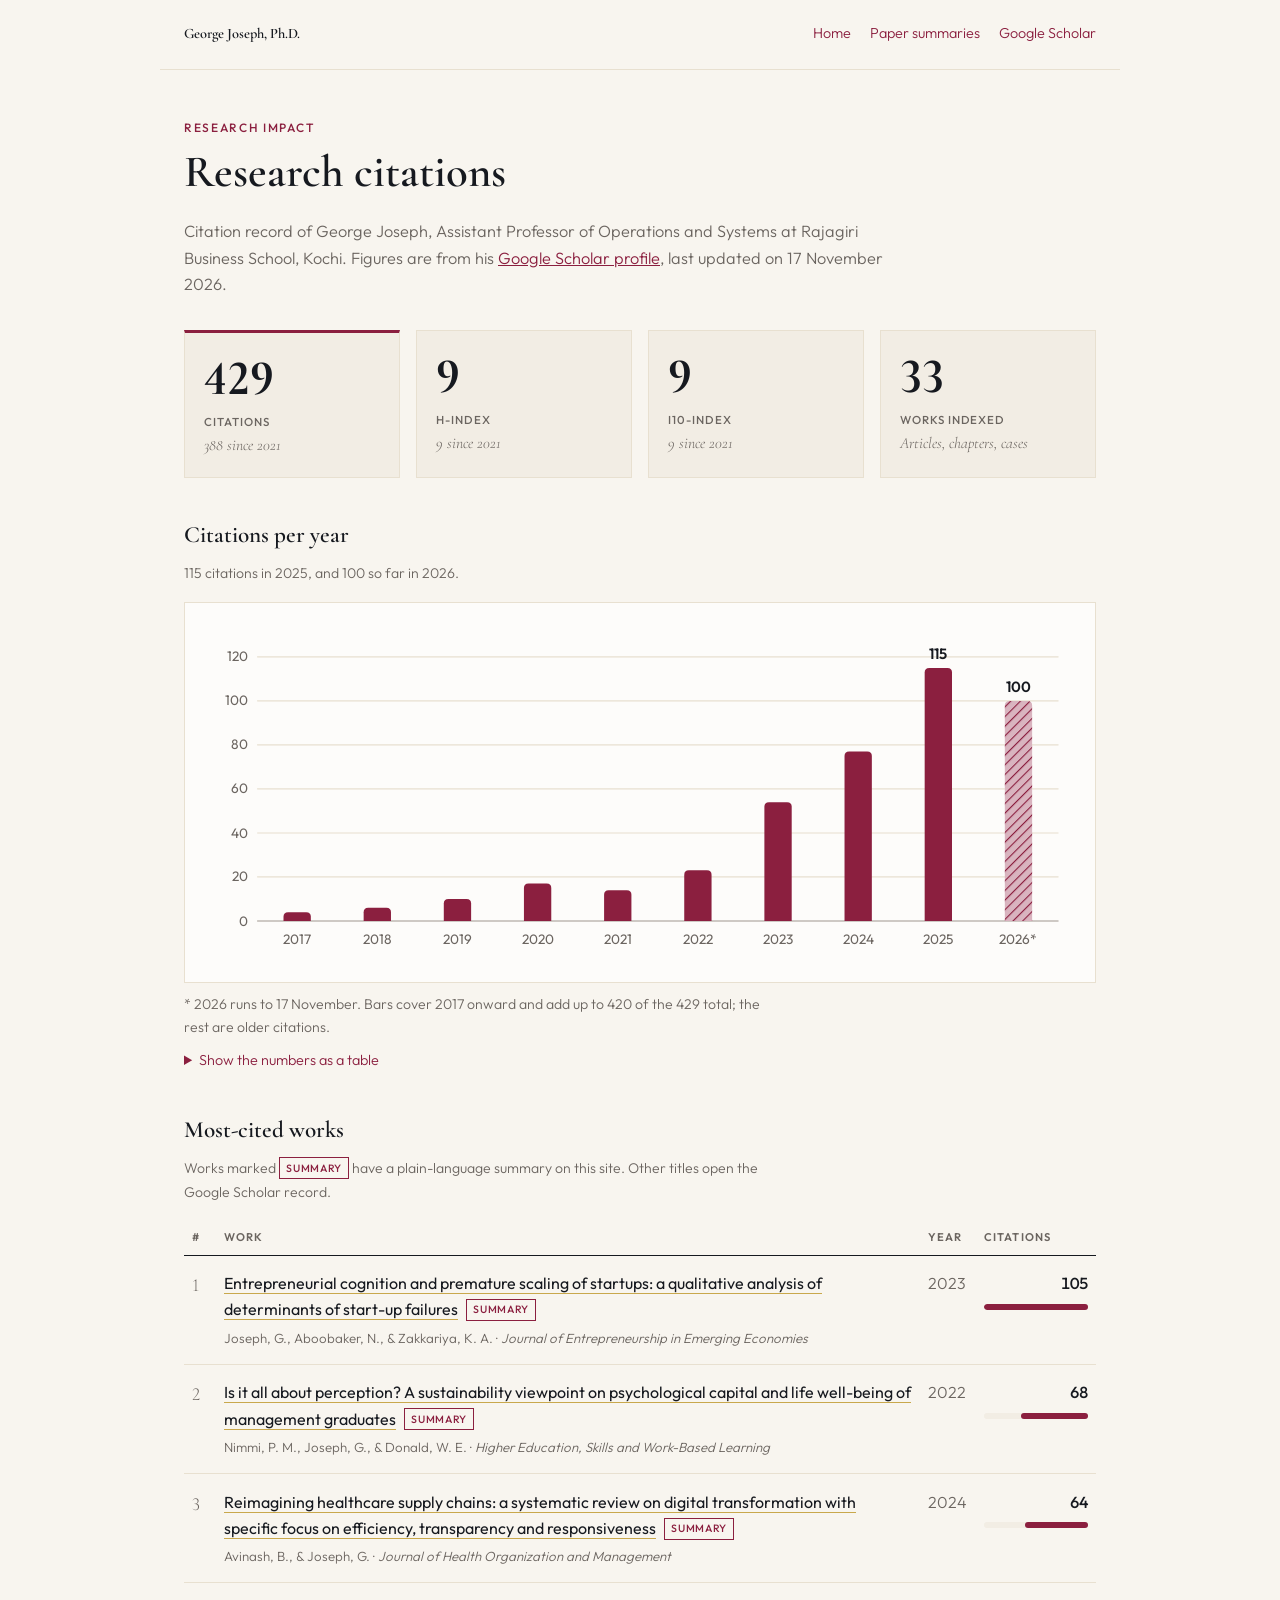
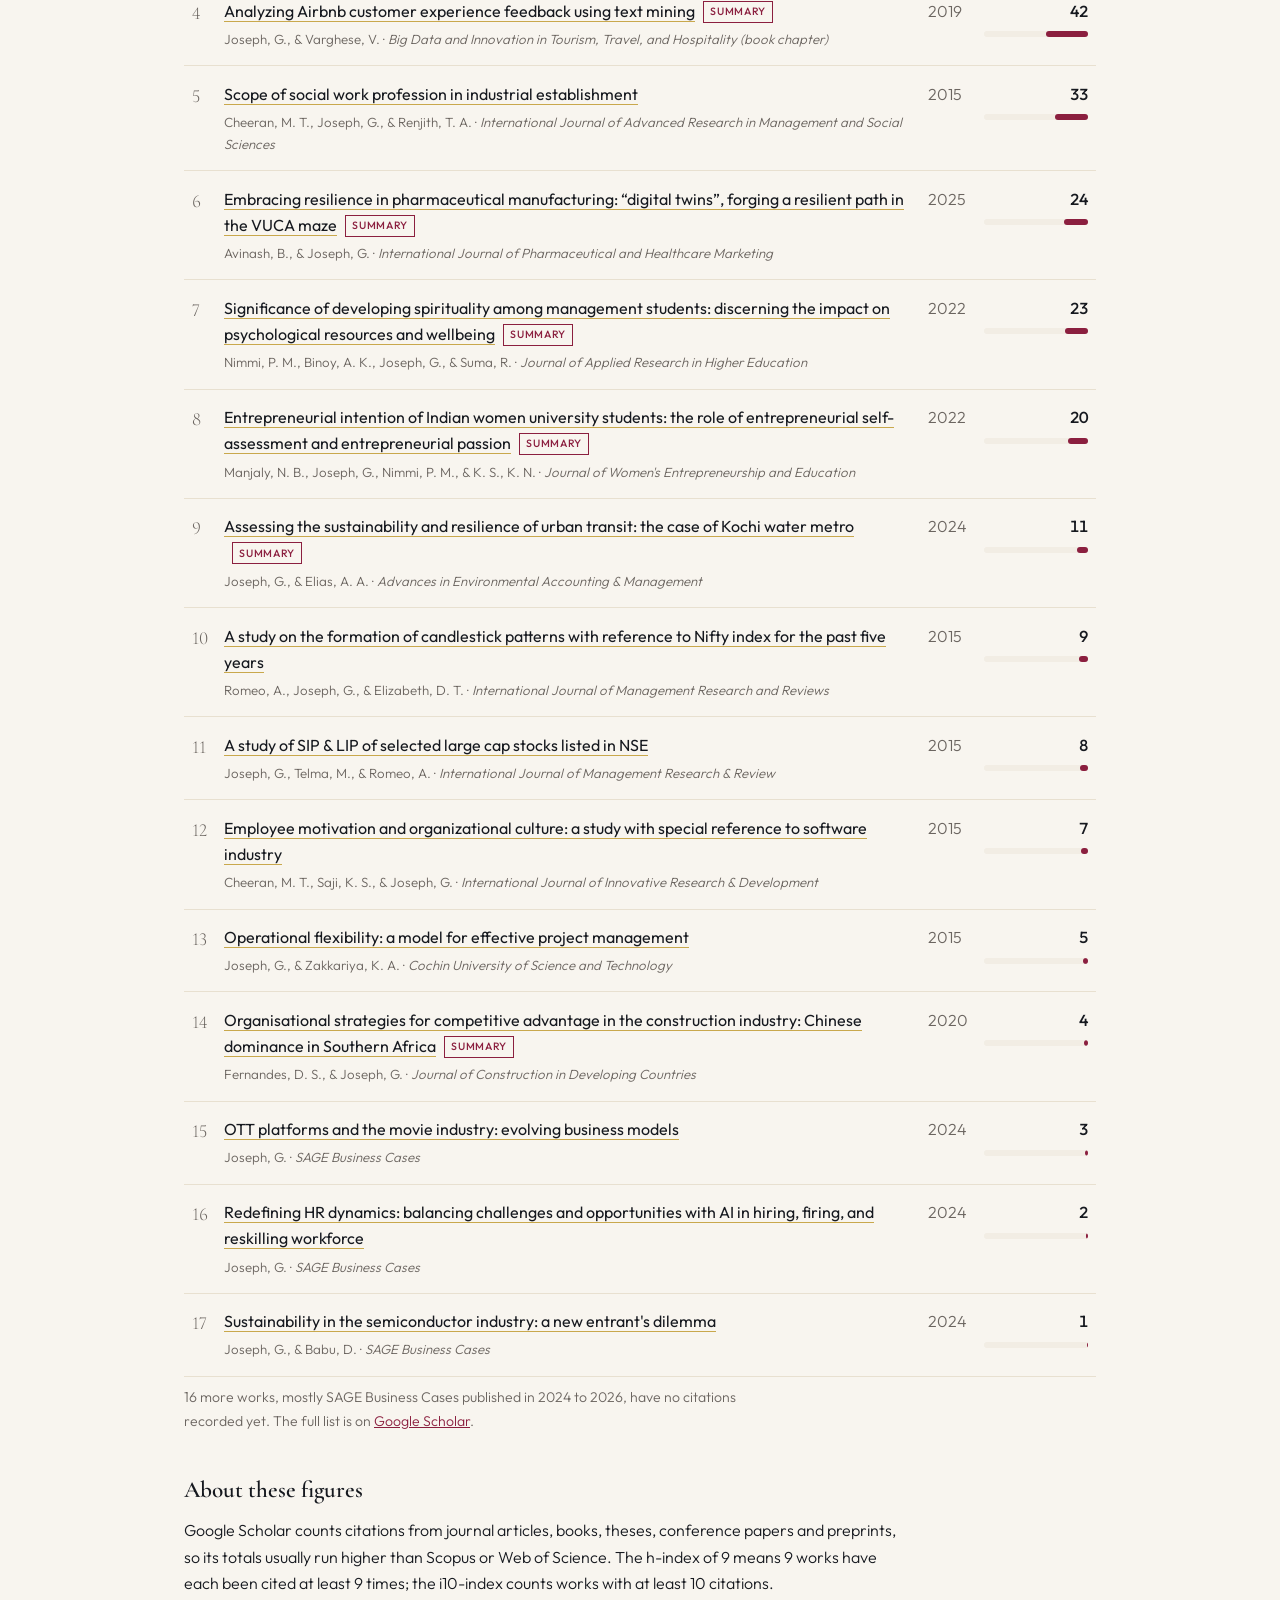
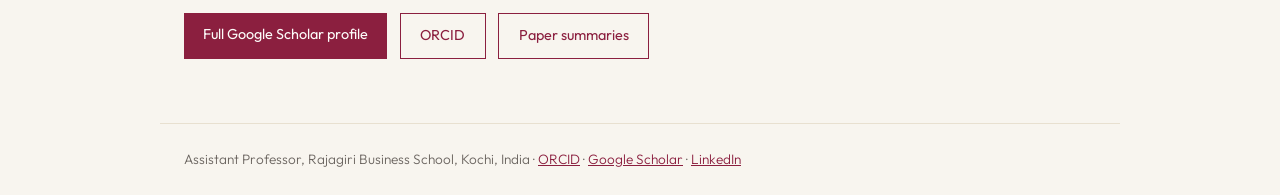
<file: citations/index.html>
<!DOCTYPE html>
<html lang="en"><head><meta charset="UTF-8"><meta name="viewport" content="width=device-width, initial-scale=1.0">
<title>Research citations | George Joseph, Ph.D.</title>
<meta name="description" content="George Joseph, Ph.D. (Rajagiri Business School, Kochi): 429 Google Scholar citations, h-index 9, i10-index 9. Citations by year and most-cited works, updated 17 November 2026.">
<link rel="canonical" href="https://cgeorgejoseph.github.io/citations/">
<meta property="og:type" content="website">
<meta property="og:url" content="https://cgeorgejoseph.github.io/citations/">
<meta property="og:title" content="Research citations | George Joseph, Ph.D.">
<meta property="og:description" content="Citation metrics and most-cited works of George Joseph, Ph.D., Rajagiri Business School, Kochi, from Google Scholar.">
<meta property="og:image" content="https://cgeorgejoseph.github.io/citations/og.png">
<meta property="og:image:width" content="1200"><meta property="og:image:height" content="627">
<meta property="og:image:alt" content="George Joseph, Ph.D.: research citations, with a chart of citations per year">
<meta name="twitter:card" content="summary_large_image">
<link rel="preconnect" href="https://fonts.googleapis.com"><link rel="preconnect" href="https://fonts.gstatic.com" crossorigin>
<link href="https://fonts.googleapis.com/css2?family=Cormorant+Garamond:ital,wght@0,400;0,600;0,700;1,400&family=Outfit:wght@300;400;500;600&display=swap" rel="stylesheet">
<link rel="stylesheet" href="/papers/paper.css">
<script type="application/ld+json">{"@context": "https://schema.org", "@type": "ProfilePage", "url": "https://cgeorgejoseph.github.io/citations/", "dateModified": "2026-11-17", "mainEntity": {"@type": "Person", "name": "George Joseph", "honorificSuffix": "Ph.D.", "jobTitle": "Assistant Professor of Operations and Systems", "affiliation": {"@type": "CollegeOrUniversity", "name": "Rajagiri Business School", "address": "Kochi, Kerala, India"}, "url": "https://cgeorgejoseph.github.io/", "identifier": "https://orcid.org/0000-0002-8569-8297", "sameAs": ["https://scholar.google.com/citations?user=mU9Ix8IAAAAJ", "https://orcid.org/0000-0002-8569-8297", "https://www.linkedin.com/in/george-joseph-33989211"]}}</script>
<style>
header.top,main,footer{max-width:60rem}
header.top nav{display:flex;gap:1.2rem;flex-wrap:wrap;align-items:center}
.lead{color:var(--mid);font-size:1.02rem}
.stats{display:grid;grid-template-columns:repeat(4,1fr);gap:1rem;margin-top:2rem}
.stat{background:var(--paper);border:1px solid var(--warm);padding:1.3rem 1.2rem 1.1rem}
.stat .v{font-family:'Cormorant Garamond',serif;font-size:3.1rem;font-weight:700;line-height:1;color:var(--ink);font-variant-numeric:lining-nums;font-feature-settings:'lnum' 1}
.stat .l{font-size:.72rem;font-weight:500;letter-spacing:.08em;text-transform:uppercase;color:var(--mid);margin-top:.5rem}
.stat .s{font-family:'Cormorant Garamond',serif;font-style:italic;font-size:.98rem;color:var(--mid);margin-top:.15rem}
.stat.lead-stat{border-top:3px solid var(--wine)}
.panel{background:var(--white);border:1px solid var(--warm);padding:1.4rem 1.4rem 1rem;margin-top:1rem;position:relative}
.chart{width:100%;height:auto;display:block;overflow:visible}
.chart.sm{display:none}
.chart .grid{stroke:#e8e0d0;stroke-width:1}
.chart .base{stroke:#a09890;stroke-width:1}
.chart .tick{font:400 12px Outfit,sans-serif;fill:#6b6560}
.chart .val{font:600 13px Outfit,sans-serif;fill:#16191f}
.chart .hit{fill:transparent}
.chart .col{outline:none}
.chart .col:hover .hit,.chart .col:focus .hit{fill:rgba(139,31,63,.05)}
.tip{position:absolute;pointer-events:none;background:var(--ink);color:var(--white);font-size:.82rem;padding:.35rem .6rem;white-space:nowrap;opacity:0;transform:translate(-50%,-100%);transition:opacity .12s}
.note{font-size:.88rem;color:var(--mid);margin-top:.6rem}
details{margin-top:.6rem;font-size:.9rem}
summary{cursor:pointer;color:var(--wine)}
table{border-collapse:collapse;width:100%}
table.small{max-width:20rem;margin-top:.6rem}
table.small td{padding:.3rem .4rem;border-bottom:1px solid var(--warm)}
table.works{margin-top:1rem}
table.works th{font-size:.7rem;font-weight:600;letter-spacing:.1em;text-transform:uppercase;color:var(--mid);text-align:left;padding:.5rem .5rem;border-bottom:1px solid var(--ink)}
table.works td{padding:.9rem .5rem;border-bottom:1px solid var(--warm);vertical-align:top}
td.rank{font-family:'Cormorant Garamond',serif;font-size:1.15rem;color:var(--mid);width:2rem;font-variant-numeric:lining-nums;font-feature-settings:'lnum' 1}
td.work a{color:var(--ink);text-decoration:none;font-weight:400;border-bottom:1px solid var(--gold)}
td.work a:hover{color:var(--wine);border-color:var(--wine)}
td.work .meta{display:block;font-size:.83rem;color:var(--mid);margin-top:.3rem}
.chip{display:inline-block;margin-left:.5rem;font-size:.66rem;font-weight:500;letter-spacing:.06em;text-transform:uppercase;padding:.08rem .4rem;border:1px solid var(--wine);color:var(--wine);vertical-align:2px}
td.yr{color:var(--mid);width:3.5rem}
td.num,th.num{text-align:right}
td.num{width:7.5rem;white-space:nowrap}
td.num .n{font-weight:500;font-variant-numeric:tabular-nums}
td.num .bar{display:block;height:6px;background:var(--paper);margin-top:.45rem;border-radius:3px;overflow:hidden}
td.num .bar i{display:block;height:100%;background:var(--wine);border-radius:3px 0 0 3px;margin-left:auto}
.profiles{display:flex;gap:.8rem;flex-wrap:wrap;margin-top:1rem}
@media (max-width:600px){.chart.lg{display:none}.chart.sm{display:block}.panel{padding:1rem .6rem .6rem}}
@media (max-width:760px){.stats{grid-template-columns:repeat(2,1fr)}td.yr{display:none}th.yr{display:none}td.num{width:4.5rem}}
</style></head>
<body><header class="top"><a class="name" href="/">George Joseph, Ph.D.</a><nav><a href="/">Home</a><a href="/papers/">Paper summaries</a><a href="https://scholar.google.com/citations?user=mU9Ix8IAAAAJ&amp;hl=en" target="_blank" rel="noopener">Google Scholar</a></nav></header>
<main>
<div class="theme">Research impact</div>
<h1>Research citations</h1>
<p class="lead">Citation record of George Joseph, Assistant Professor of Operations and Systems at Rajagiri Business School, Kochi. Figures are from his <a href="https://scholar.google.com/citations?user=mU9Ix8IAAAAJ&amp;hl=en" target="_blank" rel="noopener">Google Scholar profile</a>, last updated on 17 November 2026.</p>

<div class="stats">
<div class="stat lead-stat"><div class="v">429</div><div class="l">Citations</div><div class="s">388 since 2021</div></div>
<div class="stat"><div class="v">9</div><div class="l">h-index</div><div class="s">9 since 2021</div></div>
<div class="stat"><div class="v">9</div><div class="l">i10-index</div><div class="s">9 since 2021</div></div>
<div class="stat"><div class="v">33</div><div class="l">Works indexed</div><div class="s">Articles, chapters, cases</div></div>
</div>

<section>
<h2 id="chart-title">Citations per year</h2>
<p id="chart-desc" class="note" style="margin-top:0">115 citations in 2025, and 100 so far in 2026.</p>
<div class="panel"><div class="tip" id="tip" role="status"></div>
<svg class="chart lg" viewBox="0 0 760 300" role="group" aria-labelledby="chart-title chart-desc" preserveAspectRatio="xMidYMid meet">
<defs><pattern id="hatch" width="6" height="6" patternUnits="userSpaceOnUse" patternTransform="rotate(45)"><rect width="6" height="6" fill="#d9b4bf"/><line x1="0" y1="0" x2="0" y2="6" stroke="#8b1f3f" stroke-width="2"/></pattern></defs>
<line class="base" x1="44" x2="748" y1="260.0" y2="260.0"/>
<text class="tick" x="36" y="264.0" text-anchor="end">0</text>
<line class="grid" x1="44" x2="748" y1="221.3" y2="221.3"/>
<text class="tick" x="36" y="225.3" text-anchor="end">20</text>
<line class="grid" x1="44" x2="748" y1="182.7" y2="182.7"/>
<text class="tick" x="36" y="186.7" text-anchor="end">40</text>
<line class="grid" x1="44" x2="748" y1="144.0" y2="144.0"/>
<text class="tick" x="36" y="148.0" text-anchor="end">60</text>
<line class="grid" x1="44" x2="748" y1="105.3" y2="105.3"/>
<text class="tick" x="36" y="109.3" text-anchor="end">80</text>
<line class="grid" x1="44" x2="748" y1="66.7" y2="66.7"/>
<text class="tick" x="36" y="70.7" text-anchor="end">100</text>
<line class="grid" x1="44" x2="748" y1="28.0" y2="28.0"/>
<text class="tick" x="36" y="32.0" text-anchor="end">120</text>
<g class="col" tabindex="0" role="img" aria-label="2017: 4 citations" data-tip="2017: 4 citations"><rect class="hit" x="44.0" y="28" width="70.4" height="232"/><path d="M67.2,260.0 V256.3 Q67.2,252.3 71.2,252.3 H87.2 Q91.2,252.3 91.2,256.3 V260.0 Z" fill="#8b1f3f"/>
<text class="tick" x="79.2" y="280" text-anchor="middle">2017</text></g>
<g class="col" tabindex="0" role="img" aria-label="2018: 6 citations" data-tip="2018: 6 citations"><rect class="hit" x="114.4" y="28" width="70.4" height="232"/><path d="M137.6,260.0 V252.4 Q137.6,248.4 141.6,248.4 H157.6 Q161.6,248.4 161.6,252.4 V260.0 Z" fill="#8b1f3f"/>
<text class="tick" x="149.6" y="280" text-anchor="middle">2018</text></g>
<g class="col" tabindex="0" role="img" aria-label="2019: 10 citations" data-tip="2019: 10 citations"><rect class="hit" x="184.8" y="28" width="70.4" height="232"/><path d="M208.0,260.0 V244.7 Q208.0,240.7 212.0,240.7 H228.0 Q232.0,240.7 232.0,244.7 V260.0 Z" fill="#8b1f3f"/>
<text class="tick" x="220.0" y="280" text-anchor="middle">2019</text></g>
<g class="col" tabindex="0" role="img" aria-label="2020: 17 citations" data-tip="2020: 17 citations"><rect class="hit" x="255.2" y="28" width="70.4" height="232"/><path d="M278.4,260.0 V231.1 Q278.4,227.1 282.4,227.1 H298.4 Q302.4,227.1 302.4,231.1 V260.0 Z" fill="#8b1f3f"/>
<text class="tick" x="290.4" y="280" text-anchor="middle">2020</text></g>
<g class="col" tabindex="0" role="img" aria-label="2021: 14 citations" data-tip="2021: 14 citations"><rect class="hit" x="325.6" y="28" width="70.4" height="232"/><path d="M348.8,260.0 V236.9 Q348.8,232.9 352.8,232.9 H368.8 Q372.8,232.9 372.8,236.9 V260.0 Z" fill="#8b1f3f"/>
<text class="tick" x="360.8" y="280" text-anchor="middle">2021</text></g>
<g class="col" tabindex="0" role="img" aria-label="2022: 23 citations" data-tip="2022: 23 citations"><rect class="hit" x="396.0" y="28" width="70.4" height="232"/><path d="M419.2,260.0 V219.5 Q419.2,215.5 423.2,215.5 H439.2 Q443.2,215.5 443.2,219.5 V260.0 Z" fill="#8b1f3f"/>
<text class="tick" x="431.2" y="280" text-anchor="middle">2022</text></g>
<g class="col" tabindex="0" role="img" aria-label="2023: 54 citations" data-tip="2023: 54 citations"><rect class="hit" x="466.4" y="28" width="70.4" height="232"/><path d="M489.6,260.0 V159.6 Q489.6,155.6 493.6,155.6 H509.6 Q513.6,155.6 513.6,159.6 V260.0 Z" fill="#8b1f3f"/>
<text class="tick" x="501.6" y="280" text-anchor="middle">2023</text></g>
<g class="col" tabindex="0" role="img" aria-label="2024: 77 citations" data-tip="2024: 77 citations"><rect class="hit" x="536.8" y="28" width="70.4" height="232"/><path d="M560.0,260.0 V115.1 Q560.0,111.1 564.0,111.1 H580.0 Q584.0,111.1 584.0,115.1 V260.0 Z" fill="#8b1f3f"/>
<text class="tick" x="572.0" y="280" text-anchor="middle">2024</text></g>
<g class="col" tabindex="0" role="img" aria-label="2025: 115 citations" data-tip="2025: 115 citations"><rect class="hit" x="607.2" y="28" width="70.4" height="232"/><path d="M630.4,260.0 V41.7 Q630.4,37.7 634.4,37.7 H650.4 Q654.4,37.7 654.4,41.7 V260.0 Z" fill="#8b1f3f"/>
<text class="val" x="642.4" y="29.7" text-anchor="middle">115</text>
<text class="tick" x="642.4" y="280" text-anchor="middle">2025</text></g>
<g class="col" tabindex="0" role="img" aria-label="2026 to 17 November: 100 citations" data-tip="2026 to 17 November: 100 citations"><rect class="hit" x="677.6" y="28" width="70.4" height="232"/><path d="M700.8,260.0 V70.7 Q700.8,66.7 704.8,66.7 H720.8 Q724.8,66.7 724.8,70.7 V260.0 Z" fill="url(#hatch)"/>
<text class="val" x="712.8" y="58.7" text-anchor="middle">100</text>
<text class="tick" x="712.8" y="280" text-anchor="middle">2026*</text></g>
</svg><svg class="chart sm" viewBox="0 0 360 240" role="group" aria-labelledby="chart-title chart-desc" preserveAspectRatio="xMidYMid meet">
<defs><pattern id="hatchs" width="6" height="6" patternUnits="userSpaceOnUse" patternTransform="rotate(45)"><rect width="6" height="6" fill="#d9b4bf"/><line x1="0" y1="0" x2="0" y2="6" stroke="#8b1f3f" stroke-width="2"/></pattern></defs>
<line class="base" x1="30" x2="356" y1="206.0" y2="206.0"/>
<text class="tick" x="22" y="210.0" text-anchor="end">0</text>
<line class="grid" x1="30" x2="356" y1="175.7" y2="175.7"/>
<text class="tick" x="22" y="179.7" text-anchor="end">20</text>
<line class="grid" x1="30" x2="356" y1="145.3" y2="145.3"/>
<text class="tick" x="22" y="149.3" text-anchor="end">40</text>
<line class="grid" x1="30" x2="356" y1="115.0" y2="115.0"/>
<text class="tick" x="22" y="119.0" text-anchor="end">60</text>
<line class="grid" x1="30" x2="356" y1="84.7" y2="84.7"/>
<text class="tick" x="22" y="88.7" text-anchor="end">80</text>
<line class="grid" x1="30" x2="356" y1="54.3" y2="54.3"/>
<text class="tick" x="22" y="58.3" text-anchor="end">100</text>
<line class="grid" x1="30" x2="356" y1="24.0" y2="24.0"/>
<text class="tick" x="22" y="28.0" text-anchor="end">120</text>
<g class="col" tabindex="0" role="img" aria-label="2017: 4 citations" data-tip="2017: 4 citations"><rect class="hit" x="30.0" y="24" width="32.6" height="182"/><path d="M38.3,206.0 V203.9 Q38.3,199.9 42.3,199.9 H50.3 Q54.3,199.9 54.3,203.9 V206.0 Z" fill="#8b1f3f"/>
<text class="tick" x="46.3" y="226" text-anchor="middle">’17</text></g>
<g class="col" tabindex="0" role="img" aria-label="2018: 6 citations" data-tip="2018: 6 citations"><rect class="hit" x="62.6" y="24" width="32.6" height="182"/><path d="M70.9,206.0 V200.9 Q70.9,196.9 74.9,196.9 H82.9 Q86.9,196.9 86.9,200.9 V206.0 Z" fill="#8b1f3f"/>
<text class="tick" x="78.9" y="226" text-anchor="middle">’18</text></g>
<g class="col" tabindex="0" role="img" aria-label="2019: 10 citations" data-tip="2019: 10 citations"><rect class="hit" x="95.2" y="24" width="32.6" height="182"/><path d="M103.5,206.0 V194.8 Q103.5,190.8 107.5,190.8 H115.5 Q119.5,190.8 119.5,194.8 V206.0 Z" fill="#8b1f3f"/>
<text class="tick" x="111.5" y="226" text-anchor="middle">’19</text></g>
<g class="col" tabindex="0" role="img" aria-label="2020: 17 citations" data-tip="2020: 17 citations"><rect class="hit" x="127.8" y="24" width="32.6" height="182"/><path d="M136.1,206.0 V184.2 Q136.1,180.2 140.1,180.2 H148.1 Q152.1,180.2 152.1,184.2 V206.0 Z" fill="#8b1f3f"/>
<text class="tick" x="144.1" y="226" text-anchor="middle">’20</text></g>
<g class="col" tabindex="0" role="img" aria-label="2021: 14 citations" data-tip="2021: 14 citations"><rect class="hit" x="160.4" y="24" width="32.6" height="182"/><path d="M168.7,206.0 V188.8 Q168.7,184.8 172.7,184.8 H180.7 Q184.7,184.8 184.7,188.8 V206.0 Z" fill="#8b1f3f"/>
<text class="tick" x="176.7" y="226" text-anchor="middle">’21</text></g>
<g class="col" tabindex="0" role="img" aria-label="2022: 23 citations" data-tip="2022: 23 citations"><rect class="hit" x="193.0" y="24" width="32.6" height="182"/><path d="M201.3,206.0 V175.1 Q201.3,171.1 205.3,171.1 H213.3 Q217.3,171.1 217.3,175.1 V206.0 Z" fill="#8b1f3f"/>
<text class="tick" x="209.3" y="226" text-anchor="middle">’22</text></g>
<g class="col" tabindex="0" role="img" aria-label="2023: 54 citations" data-tip="2023: 54 citations"><rect class="hit" x="225.6" y="24" width="32.6" height="182"/><path d="M233.9,206.0 V128.1 Q233.9,124.1 237.9,124.1 H245.9 Q249.9,124.1 249.9,128.1 V206.0 Z" fill="#8b1f3f"/>
<text class="tick" x="241.9" y="226" text-anchor="middle">’23</text></g>
<g class="col" tabindex="0" role="img" aria-label="2024: 77 citations" data-tip="2024: 77 citations"><rect class="hit" x="258.2" y="24" width="32.6" height="182"/><path d="M266.5,206.0 V93.2 Q266.5,89.2 270.5,89.2 H278.5 Q282.5,89.2 282.5,93.2 V206.0 Z" fill="#8b1f3f"/>
<text class="tick" x="274.5" y="226" text-anchor="middle">’24</text></g>
<g class="col" tabindex="0" role="img" aria-label="2025: 115 citations" data-tip="2025: 115 citations"><rect class="hit" x="290.8" y="24" width="32.6" height="182"/><path d="M299.1,206.0 V35.6 Q299.1,31.6 303.1,31.6 H311.1 Q315.1,31.6 315.1,35.6 V206.0 Z" fill="#8b1f3f"/>
<text class="val" x="307.1" y="23.6" text-anchor="middle">115</text>
<text class="tick" x="307.1" y="226" text-anchor="middle">’25</text></g>
<g class="col" tabindex="0" role="img" aria-label="2026 to 17 November: 100 citations" data-tip="2026 to 17 November: 100 citations"><rect class="hit" x="323.4" y="24" width="32.6" height="182"/><path d="M331.7,206.0 V58.3 Q331.7,54.3 335.7,54.3 H343.7 Q347.7,54.3 347.7,58.3 V206.0 Z" fill="url(#hatchs)"/>
<text class="val" x="339.7" y="46.3" text-anchor="middle">100</text>
<text class="tick" x="339.7" y="226" text-anchor="middle">’26*</text></g>
</svg></div>
<p class="note">* 2026 runs to 17 November. Bars cover 2017 onward and add up to 420 of the 429 total; the rest are older citations.</p>
<details><summary>Show the numbers as a table</summary>
<table class="small"><tbody><tr><td>2017</td><td class="num">4</td></tr><tr><td>2018</td><td class="num">6</td></tr><tr><td>2019</td><td class="num">10</td></tr><tr><td>2020</td><td class="num">17</td></tr><tr><td>2021</td><td class="num">14</td></tr><tr><td>2022</td><td class="num">23</td></tr><tr><td>2023</td><td class="num">54</td></tr><tr><td>2024</td><td class="num">77</td></tr><tr><td>2025</td><td class="num">115</td></tr><tr><td>2026 (to 17 November)</td><td class="num">100</td></tr></tbody></table></details>
</section>

<section>
<h2>Most-cited works</h2>
<p class="note" style="margin-top:0">Works marked <span class="chip" style="margin-left:0">Summary</span> have a plain-language summary on this site. Other titles open the Google Scholar record.</p>
<table class="works"><thead><tr><th>#</th><th>Work</th><th class="yr">Year</th><th class="num">Citations</th></tr></thead>
<tbody>
<tr><td class="rank">1</td><td class="work"><a href="/papers/premature-scaling-startups/">Entrepreneurial cognition and premature scaling of startups: a qualitative analysis of determinants of start-up failures</a><span class="chip">Summary</span><span class="meta">Joseph, G., Aboobaker, N., &amp; Zakkariya, K. A. · <em>Journal of Entrepreneurship in Emerging Economies</em></span></td><td class="yr">2023</td><td class="num"><span class="n">105</span><span class="bar" aria-hidden="true"><i style="width:100.0%"></i></span></td></tr>
<tr><td class="rank">2</td><td class="work"><a href="/papers/psychological-capital-wellbeing-management-graduates/">Is it all about perception? A sustainability viewpoint on psychological capital and life well-being of management graduates</a><span class="chip">Summary</span><span class="meta">Nimmi, P. M., Joseph, G., &amp; Donald, W. E. · <em>Higher Education, Skills and Work-Based Learning</em></span></td><td class="yr">2022</td><td class="num"><span class="n">68</span><span class="bar" aria-hidden="true"><i style="width:64.8%"></i></span></td></tr>
<tr><td class="rank">3</td><td class="work"><a href="/papers/healthcare-supply-chain-digital-transformation/">Reimagining healthcare supply chains: a systematic review on digital transformation with specific focus on efficiency, transparency and responsiveness</a><span class="chip">Summary</span><span class="meta">Avinash, B., &amp; Joseph, G. · <em>Journal of Health Organization and Management</em></span></td><td class="yr">2024</td><td class="num"><span class="n">64</span><span class="bar" aria-hidden="true"><i style="width:61.0%"></i></span></td></tr>
<tr><td class="rank">4</td><td class="work"><a href="/papers/airbnb-customer-experience-text-mining/">Analyzing Airbnb customer experience feedback using text mining</a><span class="chip">Summary</span><span class="meta">Joseph, G., &amp; Varghese, V. · <em>Big Data and Innovation in Tourism, Travel, and Hospitality (book chapter)</em></span></td><td class="yr">2019</td><td class="num"><span class="n">42</span><span class="bar" aria-hidden="true"><i style="width:40.0%"></i></span></td></tr>
<tr><td class="rank">5</td><td class="work"><a href="https://scholar.google.com/citations?view_op=view_citation&amp;hl=en&amp;user=mU9Ix8IAAAAJ&amp;citation_for_view=mU9Ix8IAAAAJ:Se3iqnhoufwC" target="_blank" rel="noopener">Scope of social work profession in industrial establishment</a><span class="meta">Cheeran, M. T., Joseph, G., &amp; Renjith, T. A. · <em>International Journal of Advanced Research in Management and Social Sciences</em></span></td><td class="yr">2015</td><td class="num"><span class="n">33</span><span class="bar" aria-hidden="true"><i style="width:31.4%"></i></span></td></tr>
<tr><td class="rank">6</td><td class="work"><a href="/papers/digital-twins-pharmaceutical-manufacturing-resilience/">Embracing resilience in pharmaceutical manufacturing: “digital twins”, forging a resilient path in the VUCA maze</a><span class="chip">Summary</span><span class="meta">Avinash, B., &amp; Joseph, G. · <em>International Journal of Pharmaceutical and Healthcare Marketing</em></span></td><td class="yr">2025</td><td class="num"><span class="n">24</span><span class="bar" aria-hidden="true"><i style="width:22.9%"></i></span></td></tr>
<tr><td class="rank">7</td><td class="work"><a href="/papers/spirituality-wellbeing-management-students/">Significance of developing spirituality among management students: discerning the impact on psychological resources and wellbeing</a><span class="chip">Summary</span><span class="meta">Nimmi, P. M., Binoy, A. K., Joseph, G., &amp; Suma, R. · <em>Journal of Applied Research in Higher Education</em></span></td><td class="yr">2022</td><td class="num"><span class="n">23</span><span class="bar" aria-hidden="true"><i style="width:21.9%"></i></span></td></tr>
<tr><td class="rank">8</td><td class="work"><a href="/papers/entrepreneurial-intention-indian-women-students/">Entrepreneurial intention of Indian women university students: the role of entrepreneurial self-assessment and entrepreneurial passion</a><span class="chip">Summary</span><span class="meta">Manjaly, N. B., Joseph, G., Nimmi, P. M., &amp; K. S., K. N. · <em>Journal of Women&#x27;s Entrepreneurship and Education</em></span></td><td class="yr">2022</td><td class="num"><span class="n">20</span><span class="bar" aria-hidden="true"><i style="width:19.0%"></i></span></td></tr>
<tr><td class="rank">9</td><td class="work"><a href="/papers/kochi-water-metro-sustainability-resilience/">Assessing the sustainability and resilience of urban transit: the case of Kochi water metro</a><span class="chip">Summary</span><span class="meta">Joseph, G., &amp; Elias, A. A. · <em>Advances in Environmental Accounting &amp; Management</em></span></td><td class="yr">2024</td><td class="num"><span class="n">11</span><span class="bar" aria-hidden="true"><i style="width:10.5%"></i></span></td></tr>
<tr><td class="rank">10</td><td class="work"><a href="https://scholar.google.com/citations?view_op=view_citation&amp;hl=en&amp;user=mU9Ix8IAAAAJ&amp;citation_for_view=mU9Ix8IAAAAJ:IjCSPb-OGe4C" target="_blank" rel="noopener">A study on the formation of candlestick patterns with reference to Nifty index for the past five years</a><span class="meta">Romeo, A., Joseph, G., &amp; Elizabeth, D. T. · <em>International Journal of Management Research and Reviews</em></span></td><td class="yr">2015</td><td class="num"><span class="n">9</span><span class="bar" aria-hidden="true"><i style="width:8.6%"></i></span></td></tr>
<tr><td class="rank">11</td><td class="work"><a href="https://scholar.google.com/citations?view_op=view_citation&amp;hl=en&amp;user=mU9Ix8IAAAAJ&amp;citation_for_view=mU9Ix8IAAAAJ:zYLM7Y9cAGgC" target="_blank" rel="noopener">A study of SIP &amp; LIP of selected large cap stocks listed in NSE</a><span class="meta">Joseph, G., Telma, M., &amp; Romeo, A. · <em>International Journal of Management Research &amp; Review</em></span></td><td class="yr">2015</td><td class="num"><span class="n">8</span><span class="bar" aria-hidden="true"><i style="width:7.6%"></i></span></td></tr>
<tr><td class="rank">12</td><td class="work"><a href="https://scholar.google.com/citations?view_op=view_citation&amp;hl=en&amp;user=mU9Ix8IAAAAJ&amp;citation_for_view=mU9Ix8IAAAAJ:hqOjcs7Dif8C" target="_blank" rel="noopener">Employee motivation and organizational culture: a study with special reference to software industry</a><span class="meta">Cheeran, M. T., Saji, K. S., &amp; Joseph, G. · <em>International Journal of Innovative Research &amp; Development</em></span></td><td class="yr">2015</td><td class="num"><span class="n">7</span><span class="bar" aria-hidden="true"><i style="width:6.7%"></i></span></td></tr>
<tr><td class="rank">13</td><td class="work"><a href="https://scholar.google.com/citations?view_op=view_citation&amp;hl=en&amp;user=mU9Ix8IAAAAJ&amp;citation_for_view=mU9Ix8IAAAAJ:qjMakFHDy7sC" target="_blank" rel="noopener">Operational flexibility: a model for effective project management</a><span class="meta">Joseph, G., &amp; Zakkariya, K. A. · <em>Cochin University of Science and Technology</em></span></td><td class="yr">2015</td><td class="num"><span class="n">5</span><span class="bar" aria-hidden="true"><i style="width:4.8%"></i></span></td></tr>
<tr><td class="rank">14</td><td class="work"><a href="/papers/chinese-contractors-southern-africa-competitive-advantage/">Organisational strategies for competitive advantage in the construction industry: Chinese dominance in Southern Africa</a><span class="chip">Summary</span><span class="meta">Fernandes, D. S., &amp; Joseph, G. · <em>Journal of Construction in Developing Countries</em></span></td><td class="yr">2020</td><td class="num"><span class="n">4</span><span class="bar" aria-hidden="true"><i style="width:3.8%"></i></span></td></tr>
<tr><td class="rank">15</td><td class="work"><a href="https://scholar.google.com/citations?view_op=view_citation&amp;hl=en&amp;user=mU9Ix8IAAAAJ&amp;citation_for_view=mU9Ix8IAAAAJ:_kc_bZDykSQC" target="_blank" rel="noopener">OTT platforms and the movie industry: evolving business models</a><span class="meta">Joseph, G. · <em>SAGE Business Cases</em></span></td><td class="yr">2024</td><td class="num"><span class="n">3</span><span class="bar" aria-hidden="true"><i style="width:2.9%"></i></span></td></tr>
<tr><td class="rank">16</td><td class="work"><a href="https://scholar.google.com/citations?view_op=view_citation&amp;hl=en&amp;user=mU9Ix8IAAAAJ&amp;citation_for_view=mU9Ix8IAAAAJ:M3ejUd6NZC8C" target="_blank" rel="noopener">Redefining HR dynamics: balancing challenges and opportunities with AI in hiring, firing, and reskilling workforce</a><span class="meta">Joseph, G. · <em>SAGE Business Cases</em></span></td><td class="yr">2024</td><td class="num"><span class="n">2</span><span class="bar" aria-hidden="true"><i style="width:1.9%"></i></span></td></tr>
<tr><td class="rank">17</td><td class="work"><a href="https://scholar.google.com/citations?view_op=view_citation&amp;hl=en&amp;user=mU9Ix8IAAAAJ&amp;citation_for_view=mU9Ix8IAAAAJ:ULOm3_A8WrAC" target="_blank" rel="noopener">Sustainability in the semiconductor industry: a new entrant&#x27;s dilemma</a><span class="meta">Joseph, G., &amp; Babu, D. · <em>SAGE Business Cases</em></span></td><td class="yr">2024</td><td class="num"><span class="n">1</span><span class="bar" aria-hidden="true"><i style="width:1.0%"></i></span></td></tr>
</tbody></table>
<p class="note">16 more works, mostly SAGE Business Cases published in 2024 to 2026, have no citations recorded yet. The full list is on <a href="https://scholar.google.com/citations?user=mU9Ix8IAAAAJ&amp;hl=en" target="_blank" rel="noopener">Google Scholar</a>.</p>
</section>

<section>
<h2>About these figures</h2>
<p>Google Scholar counts citations from journal articles, books, theses, conference papers and preprints, so its totals usually run higher than Scopus or Web of Science. The h-index of 9 means 9 works have each been cited at least 9 times; the i10-index counts works with at least 10 citations.</p>
<div class="profiles"><a class="btn" href="https://scholar.google.com/citations?user=mU9Ix8IAAAAJ&amp;hl=en" target="_blank" rel="noopener">Full Google Scholar profile</a><a class="btn alt" href="https://orcid.org/0000-0002-8569-8297" target="_blank" rel="noopener">ORCID</a><a class="btn alt" href="/papers/">Paper summaries</a></div>
</section>
</main>
<footer>Assistant Professor, Rajagiri Business School, Kochi, India · <a href="https://orcid.org/0000-0002-8569-8297">ORCID</a> · <a href="https://scholar.google.com/citations?user=mU9Ix8IAAAAJ&amp;hl=en">Google Scholar</a> · <a href="https://www.linkedin.com/in/george-joseph-33989211">LinkedIn</a></footer>
<script>
(function(){
  var tip=document.getElementById('tip'),panel=tip.parentNode;
  function show(g,e){
    var pr=panel.getBoundingClientRect(),br=g.querySelector('path').getBoundingClientRect();
    tip.textContent=g.getAttribute('data-tip');
    tip.style.left=(br.left+br.width/2-pr.left)+'px';
    tip.style.top=(br.top-pr.top-8)+'px';
    tip.style.opacity=1;
  }
  function hide(){tip.style.opacity=0;}
  document.querySelectorAll('.chart .col').forEach(function(g){
    g.addEventListener('mouseenter',function(e){show(g,e)});
    g.addEventListener('focus',function(e){show(g,e)});
    g.addEventListener('mouseleave',hide);g.addEventListener('blur',hide);
  });
})();
</script>
</body></html>
</file>
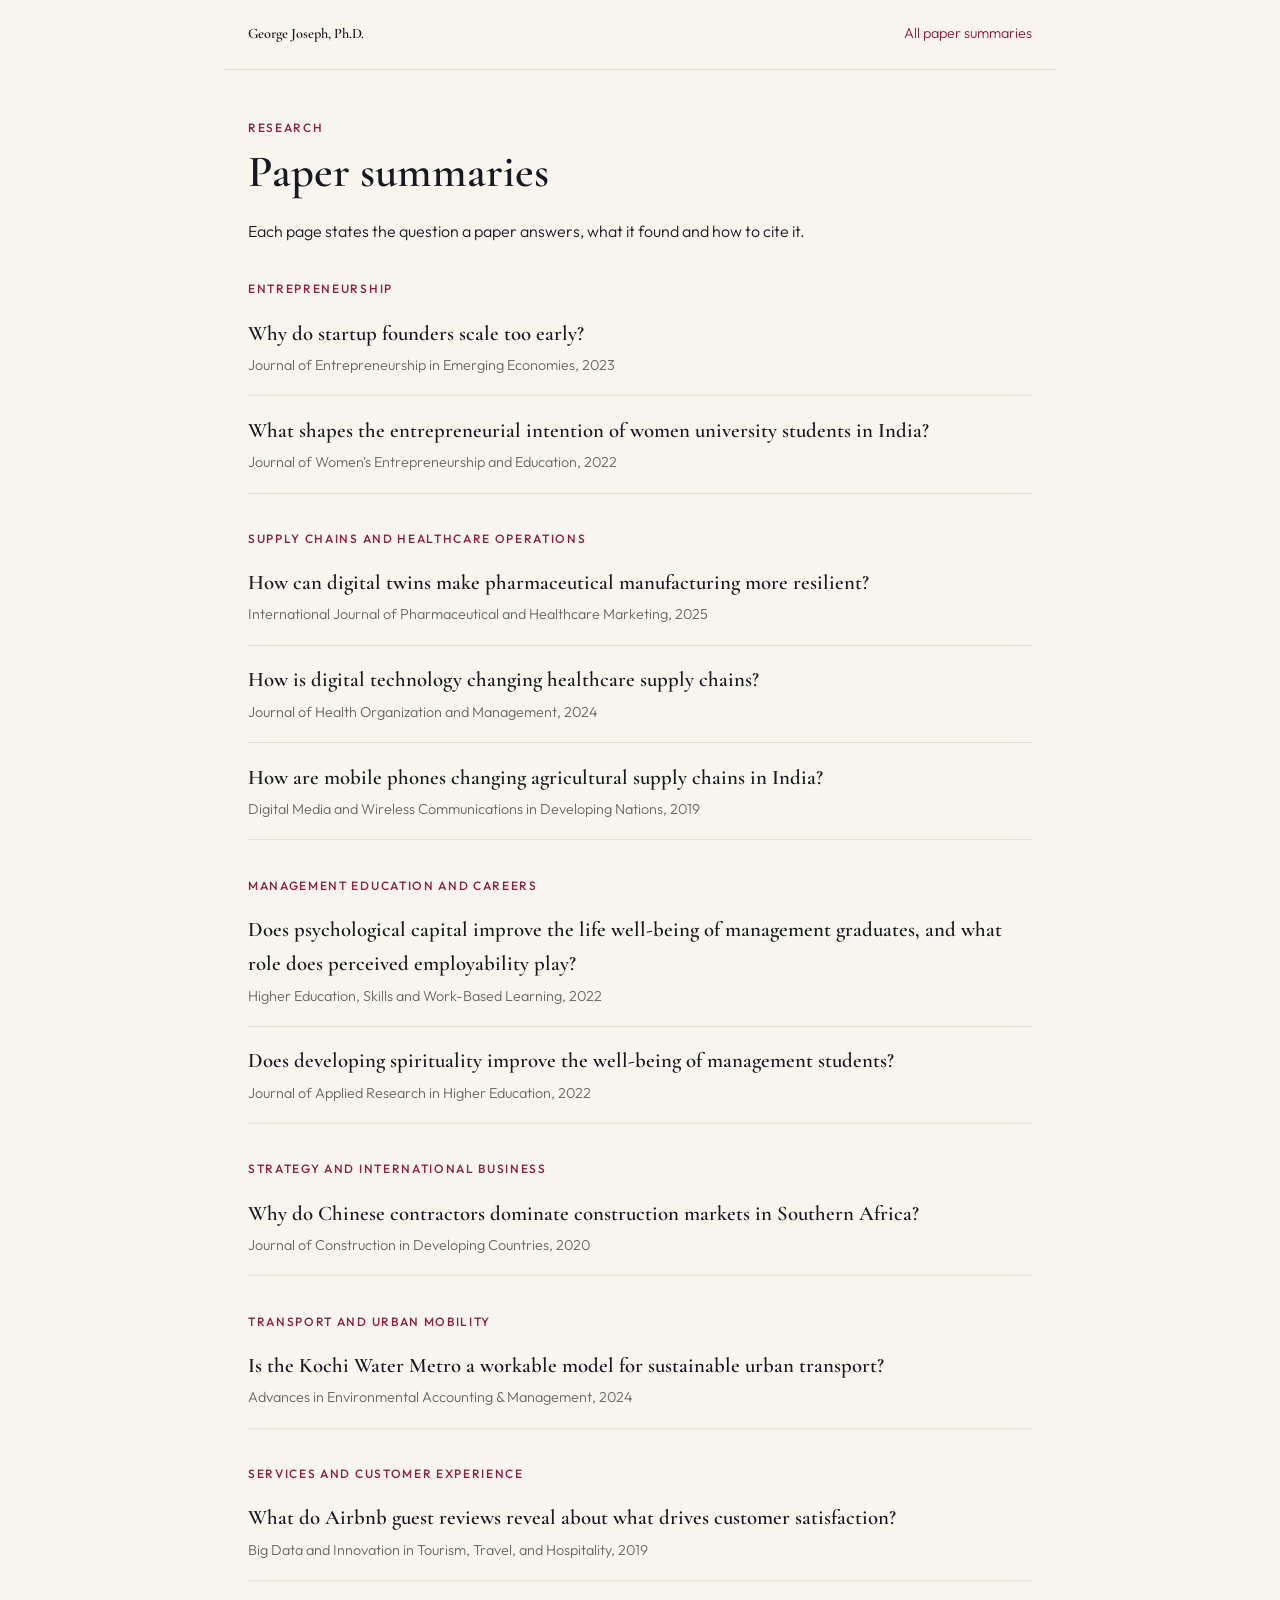
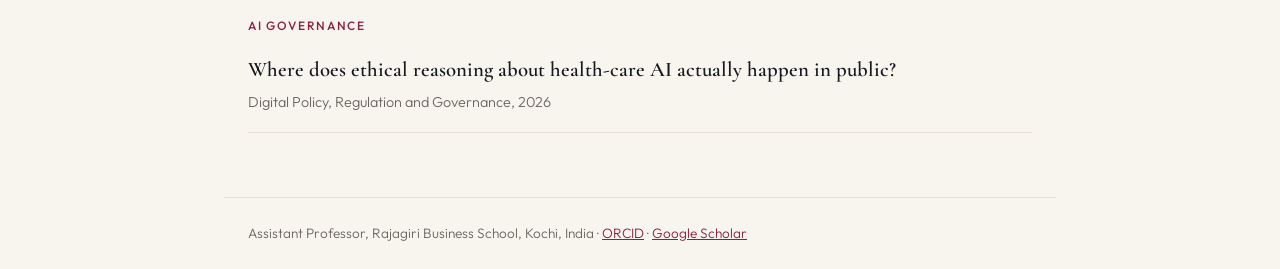
<file: papers/index.html>
<!DOCTYPE html>
<html lang="en"><head><meta charset="UTF-8"><meta name="viewport" content="width=device-width, initial-scale=1.0">
<title>Paper summaries | George Joseph</title>
<meta name="description" content="Plain-language summaries of research papers by George Joseph, grouped by theme, with citations and links to the published versions.">
<link rel="canonical" href="https://cgeorgejoseph.github.io/papers/"><link rel="preconnect" href="https://fonts.googleapis.com"><link rel="preconnect" href="https://fonts.gstatic.com" crossorigin><link href="https://fonts.googleapis.com/css2?family=Cormorant+Garamond:wght@400;600&family=Outfit:wght@300;400;500&display=swap" rel="stylesheet"><link rel="stylesheet" href="/papers/paper.css"></head>
<body><header class="top"><a class="name" href="/">George Joseph, Ph.D.</a><a href="/papers/">All paper summaries</a></header><main><div class="theme">Research</div><h1>Paper summaries</h1>
<p>Each page states the question a paper answers, what it found and how to cite it.</p>
<div class="list"><div class="theme" style="margin-top:2.2rem">Entrepreneurship</div><a class="item" href="/papers/premature-scaling-startups/"><strong>Why do startup founders scale too early?</strong><span>Journal of Entrepreneurship in Emerging Economies, 2023</span></a><a class="item" href="/papers/entrepreneurial-intention-indian-women-students/"><strong>What shapes the entrepreneurial intention of women university students in India?</strong><span>Journal of Women&#x27;s Entrepreneurship and Education, 2022</span></a><div class="theme" style="margin-top:2.2rem">Supply chains and healthcare operations</div><a class="item" href="/papers/digital-twins-pharmaceutical-manufacturing-resilience/"><strong>How can digital twins make pharmaceutical manufacturing more resilient?</strong><span>International Journal of Pharmaceutical and Healthcare Marketing, 2025</span></a><a class="item" href="/papers/healthcare-supply-chain-digital-transformation/"><strong>How is digital technology changing healthcare supply chains?</strong><span>Journal of Health Organization and Management, 2024</span></a><a class="item" href="/papers/mobile-phones-indian-agro-supply-chain/"><strong>How are mobile phones changing agricultural supply chains in India?</strong><span>Digital Media and Wireless Communications in Developing Nations, 2019</span></a><div class="theme" style="margin-top:2.2rem">Management education and careers</div><a class="item" href="/papers/psychological-capital-wellbeing-management-graduates/"><strong>Does psychological capital improve the life well-being of management graduates, and what role does perceived employability play?</strong><span>Higher Education, Skills and Work-Based Learning, 2022</span></a><a class="item" href="/papers/spirituality-wellbeing-management-students/"><strong>Does developing spirituality improve the well-being of management students?</strong><span>Journal of Applied Research in Higher Education, 2022</span></a><div class="theme" style="margin-top:2.2rem">Strategy and international business</div><a class="item" href="/papers/chinese-contractors-southern-africa-competitive-advantage/"><strong>Why do Chinese contractors dominate construction markets in Southern Africa?</strong><span>Journal of Construction in Developing Countries, 2020</span></a><div class="theme" style="margin-top:2.2rem">Transport and urban mobility</div><a class="item" href="/papers/kochi-water-metro-sustainability-resilience/"><strong>Is the Kochi Water Metro a workable model for sustainable urban transport?</strong><span>Advances in Environmental Accounting &amp; Management, 2024</span></a><div class="theme" style="margin-top:2.2rem">Services and customer experience</div><a class="item" href="/papers/airbnb-customer-experience-text-mining/"><strong>What do Airbnb guest reviews reveal about what drives customer satisfaction?</strong><span>Big Data and Innovation in Tourism, Travel, and Hospitality, 2019</span></a><div class="theme" style="margin-top:2.2rem">AI governance</div><a class="item" href="/papers/healthcare-ai-ethics-open-source-documentation/"><strong>Where does ethical reasoning about health-care AI actually happen in public?</strong><span>Digital Policy, Regulation and Governance, 2026</span></a></div></main><footer>Assistant Professor, Rajagiri Business School, Kochi, India · <a href="https://orcid.org/0000-0002-8569-8297">ORCID</a> · <a href="https://scholar.google.com/citations?user=mU9Ix8IAAAAJ">Google Scholar</a></footer></body></html>
</file>
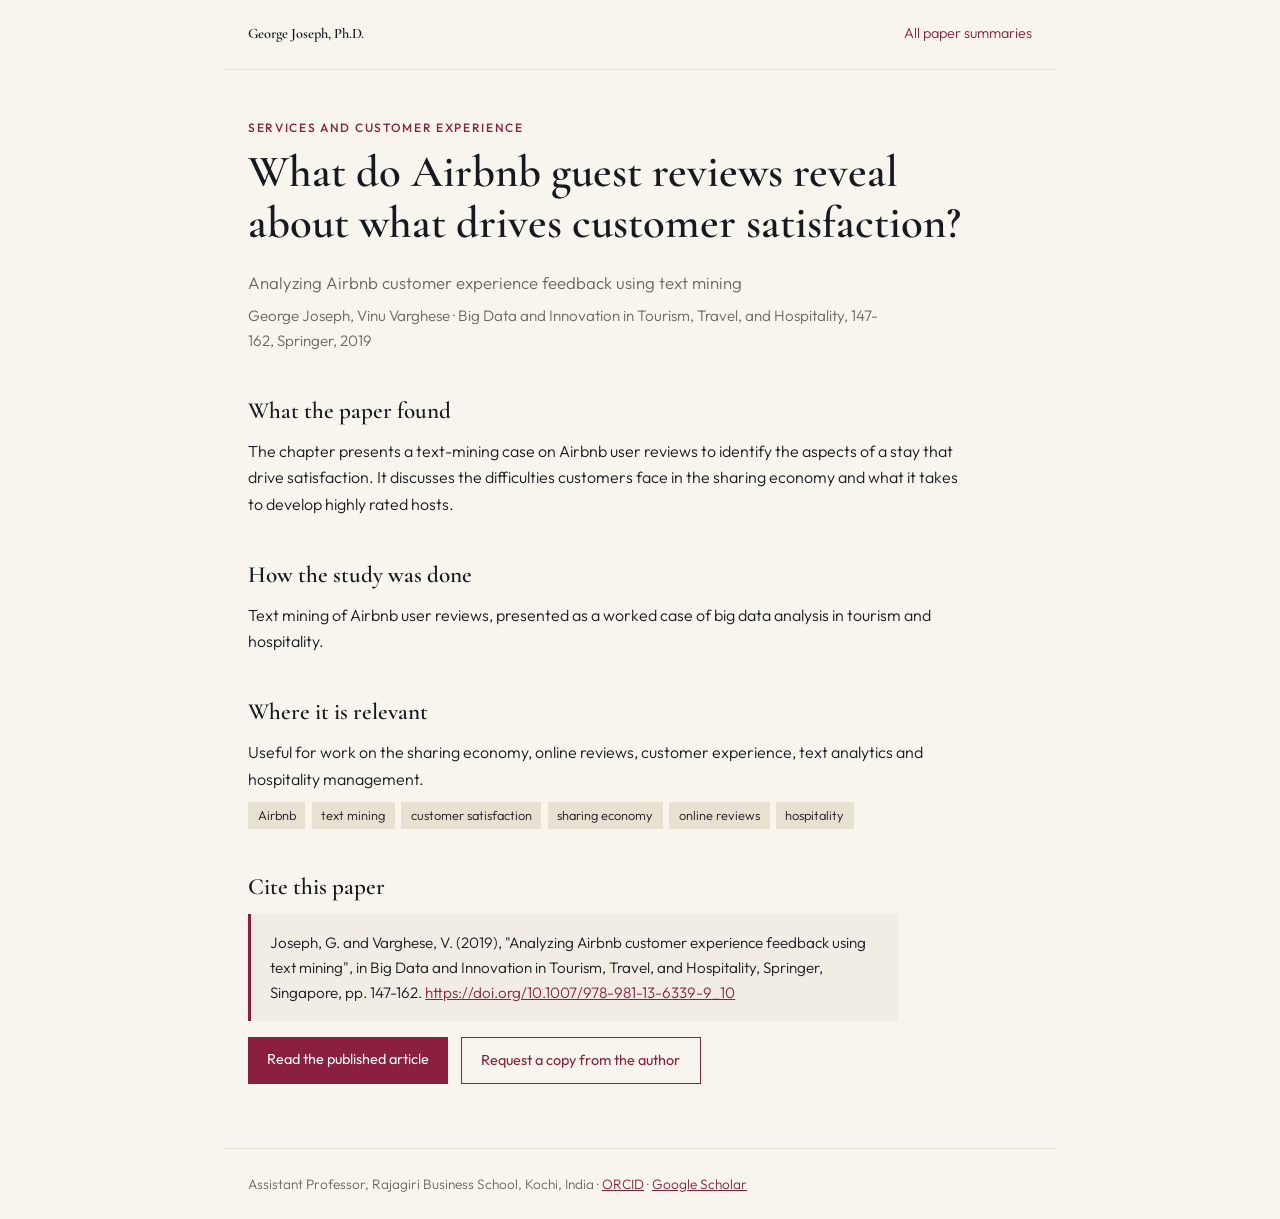
<file: papers/airbnb-customer-experience-text-mining/index.html>
<!DOCTYPE html>
<html lang="en"><head><meta charset="UTF-8"><meta name="viewport" content="width=device-width, initial-scale=1.0">
<title>What do Airbnb guest reviews reveal about what drives customer satisfaction? | George Joseph</title>
<meta name="description" content="What do Airbnb guest reviews reveal about what drives customer satisfaction? The chapter presents a text-mining case on Airbnb user reviews to identify the aspects of a stay that drive satisfaction. It discusses the difficulties customers face in the sharing economy and what it takes to develop high">
<link rel="canonical" href="https://cgeorgejoseph.github.io/papers/airbnb-customer-experience-text-mining/">
<meta name="citation_title" content="Analyzing Airbnb customer experience feedback using text mining">
<meta name="citation_author" content="George Joseph">
<meta name="citation_author" content="Vinu Varghese">
<meta name="citation_publication_date" content="2019/02/27">
<meta name="citation_inbook_title" content="Big Data and Innovation in Tourism, Travel, and Hospitality">
<meta name="citation_publisher" content="Springer Singapore">
<meta name="citation_firstpage" content="147">
<meta name="citation_lastpage" content="162">
<meta name="citation_doi" content="10.1007/978-981-13-6339-9_10">
<meta name="citation_abstract_html_url" content="https://cgeorgejoseph.github.io/papers/airbnb-customer-experience-text-mining/">
<meta name="citation_keywords" content="Airbnb; text mining; customer satisfaction; sharing economy; online reviews; hospitality">
<meta property="og:type" content="article"><meta property="og:title" content="What do Airbnb guest reviews reveal about what drives customer satisfaction?"><meta property="og:description" content="What do Airbnb guest reviews reveal about what drives customer satisfaction? The chapter presents a text-mining case on Airbnb user reviews to identify the aspects of a stay that drive satisfaction. It discusses the difficulties customers face in the sharing economy and what it takes to develop high"><meta property="og:url" content="https://cgeorgejoseph.github.io/papers/airbnb-customer-experience-text-mining/">
<script type="application/ld+json">{"@context": "https://schema.org", "@type": "ScholarlyArticle", "headline": "Analyzing Airbnb customer experience feedback using text mining", "name": "Analyzing Airbnb customer experience feedback using text mining", "author": [{"@type": "Person", "name": "George Joseph"}, {"@type": "Person", "name": "Vinu Varghese"}], "datePublished": "2019-02-27", "isPartOf": {"@type": "Book", "name": "Big Data and Innovation in Tourism, Travel, and Hospitality"}, "identifier": {"@type": "PropertyValue", "propertyID": "DOI", "value": "10.1007/978-981-13-6339-9_10"}, "sameAs": "https://doi.org/10.1007/978-981-13-6339-9_10", "url": "https://cgeorgejoseph.github.io/papers/airbnb-customer-experience-text-mining/", "keywords": "Airbnb, text mining, customer satisfaction, sharing economy, online reviews, hospitality", "abstract": "The chapter presents a text-mining case on Airbnb user reviews to identify the aspects of a stay that drive satisfaction. It discusses the difficulties customers face in the sharing economy and what it takes to develop highly rated hosts.", "publisher": {"@type": "Organization", "name": "Springer Singapore"}}</script>
<link rel="preconnect" href="https://fonts.googleapis.com"><link rel="preconnect" href="https://fonts.gstatic.com" crossorigin><link href="https://fonts.googleapis.com/css2?family=Cormorant+Garamond:wght@400;600&family=Outfit:wght@300;400;500&display=swap" rel="stylesheet"><link rel="stylesheet" href="/papers/paper.css"></head>
<body><header class="top"><a class="name" href="/">George Joseph, Ph.D.</a><a href="/papers/">All paper summaries</a></header>
<main><article>
<div class="theme">Services and customer experience</div>
<h1>What do Airbnb guest reviews reveal about what drives customer satisfaction?</h1>
<p class="paper-title">Analyzing Airbnb customer experience feedback using text mining</p>
<p class="byline">George Joseph, Vinu Varghese · Big Data and Innovation in Tourism, Travel, and Hospitality, 147-162, Springer, 2019</p>

<section><h2>What the paper found</h2><p>The chapter presents a text-mining case on Airbnb user reviews to identify the aspects of a stay that drive satisfaction. It discusses the difficulties customers face in the sharing economy and what it takes to develop highly rated hosts.</p></section>


<section><h2>How the study was done</h2><p>Text mining of Airbnb user reviews, presented as a worked case of big data analysis in tourism and hospitality.</p></section>
<section><h2>Where it is relevant</h2><p>Useful for work on the sharing economy, online reviews, customer experience, text analytics and hospitality management.</p><ul class="kw"><li>Airbnb</li><li>text mining</li><li>customer satisfaction</li><li>sharing economy</li><li>online reviews</li><li>hospitality</li></ul></section>
<section><h2>Cite this paper</h2><p class="cite">Joseph, G. and Varghese, V. (2019), &quot;Analyzing Airbnb customer experience feedback using text mining&quot;, in Big Data and Innovation in Tourism, Travel, and Hospitality, Springer, Singapore, pp. 147-162. <a href="https://doi.org/10.1007/978-981-13-6339-9_10">https://doi.org/10.1007/978-981-13-6339-9_10</a></p>
<div class="actions"><a class="btn" href="https://doi.org/10.1007/978-981-13-6339-9_10">Read the published article</a><a class="btn alt" href="mailto:georgej@rajagiri.edu?subject=airbnb-customer-experience-text-mining">Request a copy from the author</a></div></section>
</article></main><footer>Assistant Professor, Rajagiri Business School, Kochi, India · <a href="https://orcid.org/0000-0002-8569-8297">ORCID</a> · <a href="https://scholar.google.com/citations?user=mU9Ix8IAAAAJ">Google Scholar</a></footer></body></html>
</file>
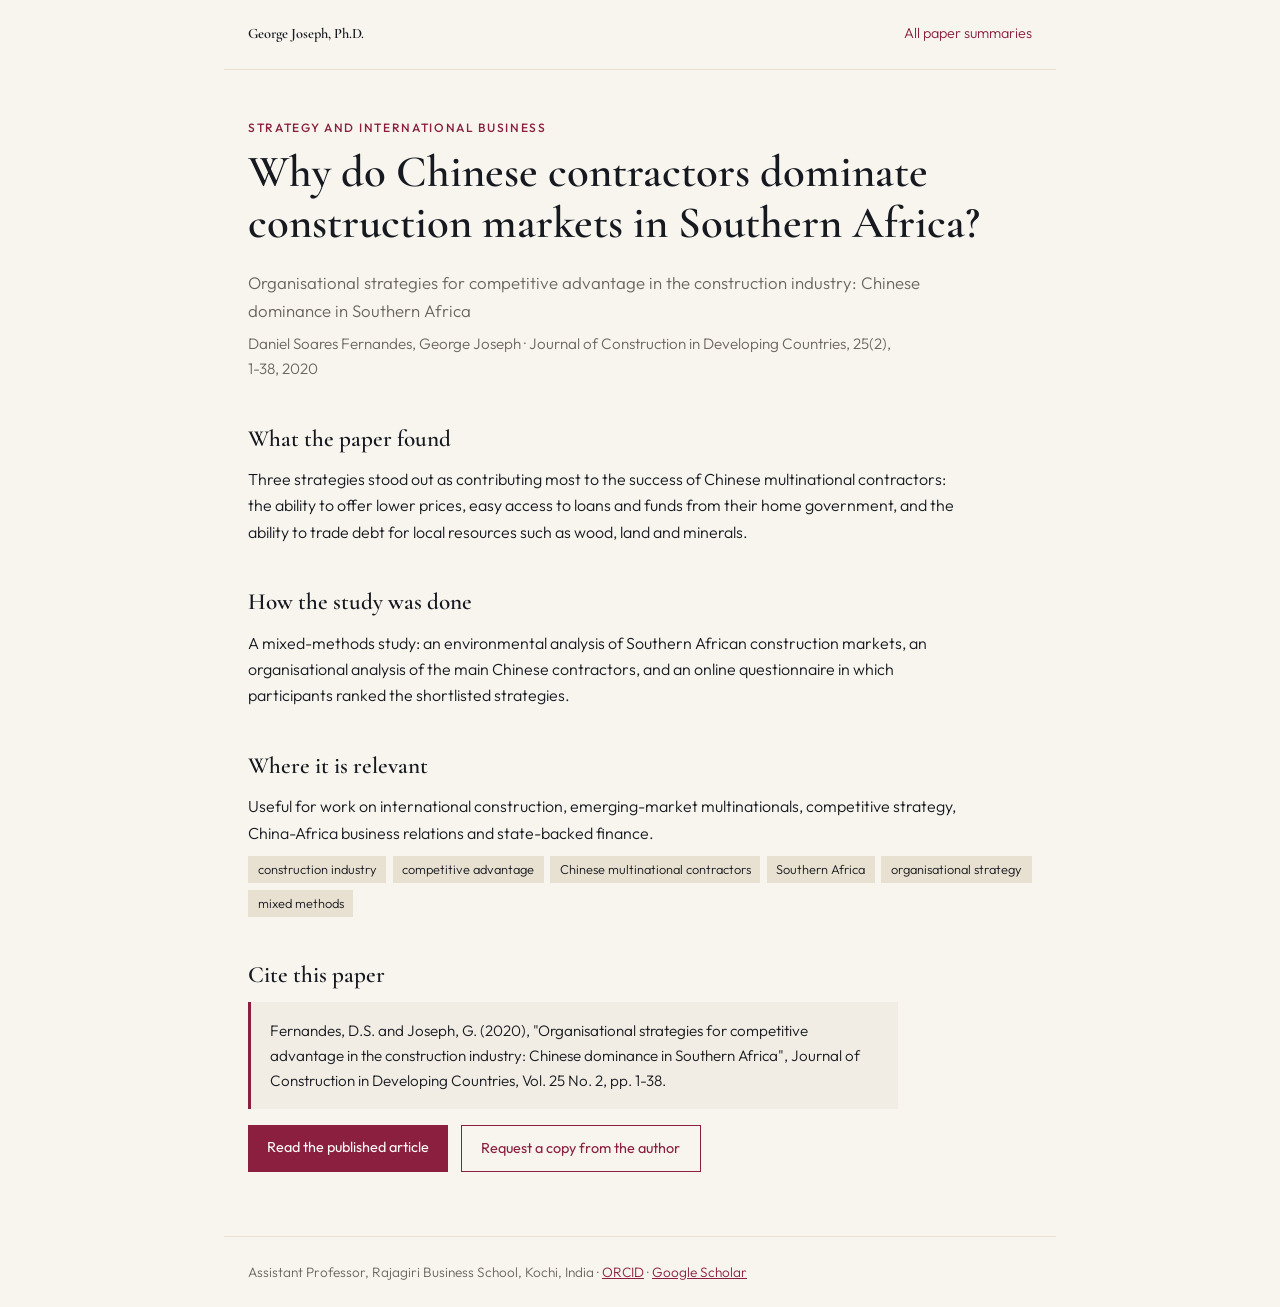
<file: papers/chinese-contractors-southern-africa-competitive-advantage/index.html>
<!DOCTYPE html>
<html lang="en"><head><meta charset="UTF-8"><meta name="viewport" content="width=device-width, initial-scale=1.0">
<title>Why do Chinese contractors dominate construction markets in Southern Africa? | George Joseph</title>
<meta name="description" content="Why do Chinese contractors dominate construction markets in Southern Africa? Three strategies stood out as contributing most to the success of Chinese multinational contractors: the ability to offer lower prices, easy access to loans and funds from their home government, and the ability to trade deb">
<link rel="canonical" href="https://cgeorgejoseph.github.io/papers/chinese-contractors-southern-africa-competitive-advantage/">
<meta name="citation_title" content="Organisational strategies for competitive advantage in the construction industry: Chinese dominance in Southern Africa">
<meta name="citation_author" content="Daniel Soares Fernandes">
<meta name="citation_author" content="George Joseph">
<meta name="citation_publication_date" content="2020/07/01">
<meta name="citation_journal_title" content="Journal of Construction in Developing Countries">
<meta name="citation_publisher" content="Universiti Sains Malaysia Press">
<meta name="citation_volume" content="25">
<meta name="citation_issue" content="2">
<meta name="citation_firstpage" content="1">
<meta name="citation_lastpage" content="38">
<meta name="citation_abstract_html_url" content="https://cgeorgejoseph.github.io/papers/chinese-contractors-southern-africa-competitive-advantage/">
<meta name="citation_keywords" content="construction industry; competitive advantage; Chinese multinational contractors; Southern Africa; organisational strategy; mixed methods">
<meta property="og:type" content="article"><meta property="og:title" content="Why do Chinese contractors dominate construction markets in Southern Africa?"><meta property="og:description" content="Why do Chinese contractors dominate construction markets in Southern Africa? Three strategies stood out as contributing most to the success of Chinese multinational contractors: the ability to offer lower prices, easy access to loans and funds from their home government, and the ability to trade deb"><meta property="og:url" content="https://cgeorgejoseph.github.io/papers/chinese-contractors-southern-africa-competitive-advantage/">
<script type="application/ld+json">{"@context": "https://schema.org", "@type": "ScholarlyArticle", "headline": "Organisational strategies for competitive advantage in the construction industry: Chinese dominance in Southern Africa", "name": "Organisational strategies for competitive advantage in the construction industry: Chinese dominance in Southern Africa", "author": [{"@type": "Person", "name": "Daniel Soares Fernandes"}, {"@type": "Person", "name": "George Joseph"}], "datePublished": "2020-07-01", "isPartOf": {"@type": "Periodical", "name": "Journal of Construction in Developing Countries"}, "volumeNumber": "25", "issueNumber": "2", "pageStart": "1", "pageEnd": "38", "sameAs": "https://scholar.google.com/citations?view_op=view_citation&user=mU9Ix8IAAAAJ&citation_for_view=mU9Ix8IAAAAJ:2osOgNQ5qMEC", "url": "https://cgeorgejoseph.github.io/papers/chinese-contractors-southern-africa-competitive-advantage/", "keywords": "construction industry, competitive advantage, Chinese multinational contractors, Southern Africa, organisational strategy, mixed methods", "abstract": "Three strategies stood out as contributing most to the success of Chinese multinational contractors: the ability to offer lower prices, easy access to loans and funds from their home government, and the ability to trade debt for local resources such as wood, land and minerals.", "publisher": {"@type": "Organization", "name": "Universiti Sains Malaysia Press"}}</script>
<link rel="preconnect" href="https://fonts.googleapis.com"><link rel="preconnect" href="https://fonts.gstatic.com" crossorigin><link href="https://fonts.googleapis.com/css2?family=Cormorant+Garamond:wght@400;600&family=Outfit:wght@300;400;500&display=swap" rel="stylesheet"><link rel="stylesheet" href="/papers/paper.css"></head>
<body><header class="top"><a class="name" href="/">George Joseph, Ph.D.</a><a href="/papers/">All paper summaries</a></header>
<main><article>
<div class="theme">Strategy and international business</div>
<h1>Why do Chinese contractors dominate construction markets in Southern Africa?</h1>
<p class="paper-title">Organisational strategies for competitive advantage in the construction industry: Chinese dominance in Southern Africa</p>
<p class="byline">Daniel Soares Fernandes, George Joseph · Journal of Construction in Developing Countries, 25(2), 1-38, 2020</p>

<section><h2>What the paper found</h2><p>Three strategies stood out as contributing most to the success of Chinese multinational contractors: the ability to offer lower prices, easy access to loans and funds from their home government, and the ability to trade debt for local resources such as wood, land and minerals.</p></section>


<section><h2>How the study was done</h2><p>A mixed-methods study: an environmental analysis of Southern African construction markets, an organisational analysis of the main Chinese contractors, and an online questionnaire in which participants ranked the shortlisted strategies.</p></section>
<section><h2>Where it is relevant</h2><p>Useful for work on international construction, emerging-market multinationals, competitive strategy, China-Africa business relations and state-backed finance.</p><ul class="kw"><li>construction industry</li><li>competitive advantage</li><li>Chinese multinational contractors</li><li>Southern Africa</li><li>organisational strategy</li><li>mixed methods</li></ul></section>
<section><h2>Cite this paper</h2><p class="cite">Fernandes, D.S. and Joseph, G. (2020), &quot;Organisational strategies for competitive advantage in the construction industry: Chinese dominance in Southern Africa&quot;, Journal of Construction in Developing Countries, Vol. 25 No. 2, pp. 1-38. </p>
<div class="actions"><a class="btn" href="https://scholar.google.com/citations?view_op=view_citation&user=mU9Ix8IAAAAJ&citation_for_view=mU9Ix8IAAAAJ:2osOgNQ5qMEC">Read the published article</a><a class="btn alt" href="mailto:georgej@rajagiri.edu?subject=chinese-contractors-southern-africa-competitive-advantage">Request a copy from the author</a></div></section>
</article></main><footer>Assistant Professor, Rajagiri Business School, Kochi, India · <a href="https://orcid.org/0000-0002-8569-8297">ORCID</a> · <a href="https://scholar.google.com/citations?user=mU9Ix8IAAAAJ">Google Scholar</a></footer></body></html>
</file>
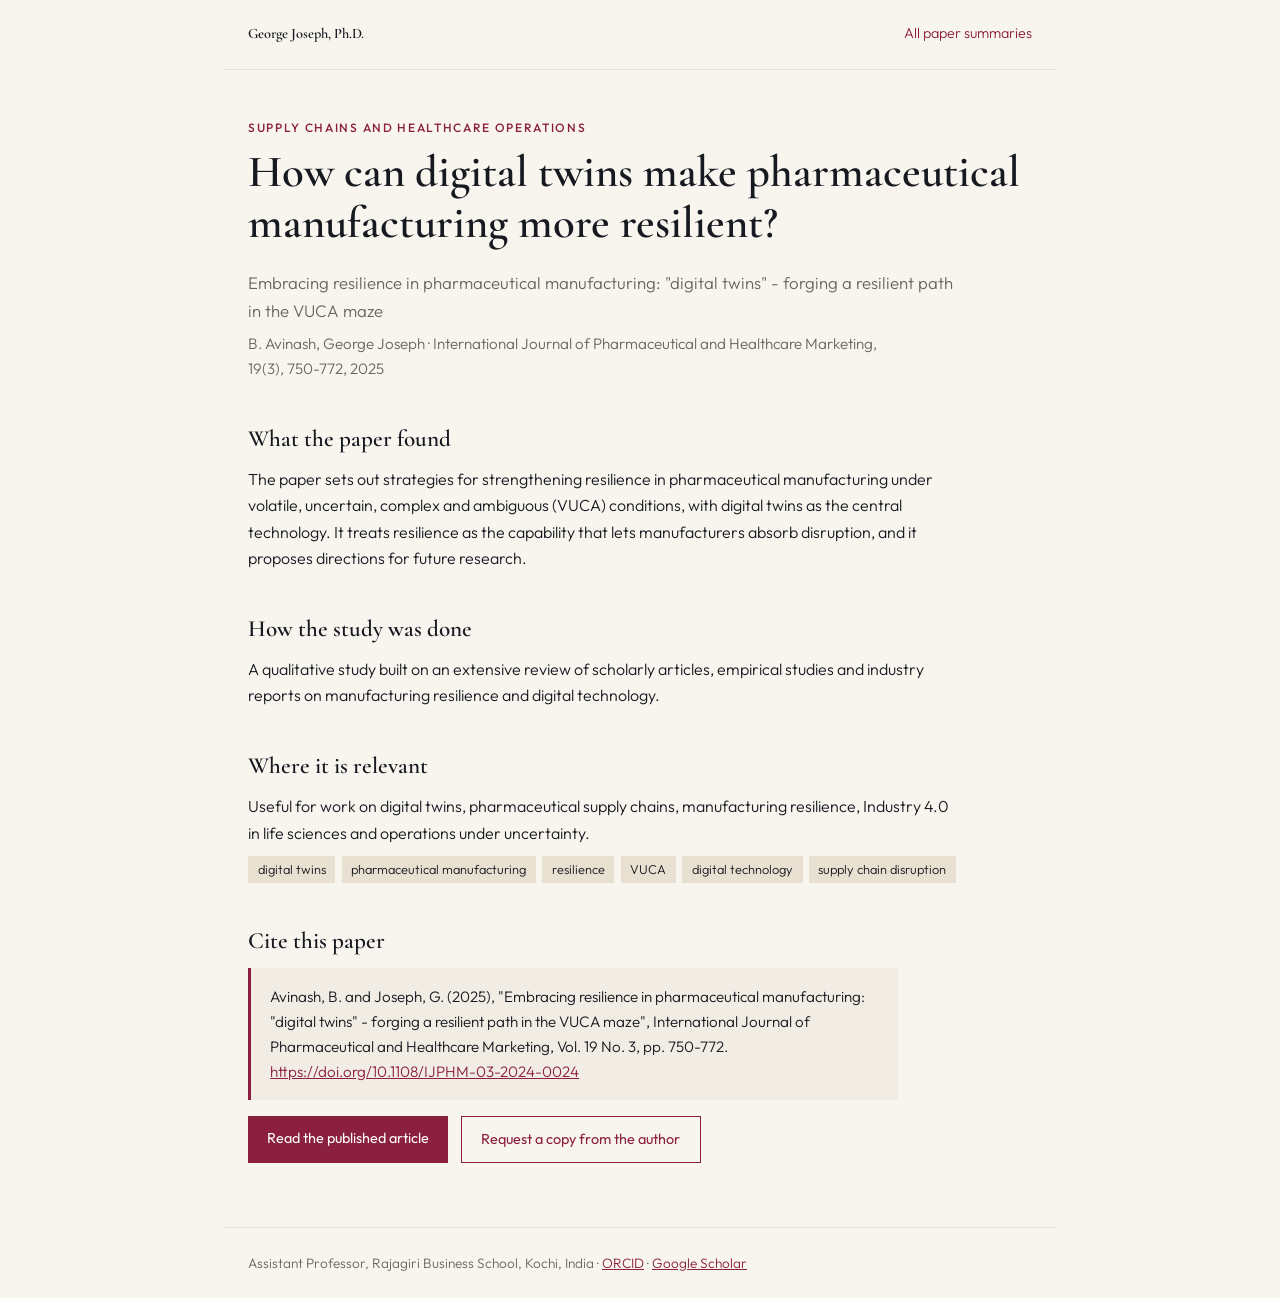
<file: papers/digital-twins-pharmaceutical-manufacturing-resilience/index.html>
<!DOCTYPE html>
<html lang="en"><head><meta charset="UTF-8"><meta name="viewport" content="width=device-width, initial-scale=1.0">
<title>How can digital twins make pharmaceutical manufacturing more resilient? | George Joseph</title>
<meta name="description" content="How can digital twins make pharmaceutical manufacturing more resilient? The paper sets out strategies for strengthening resilience in pharmaceutical manufacturing under volatile, uncertain, complex and ambiguous (VUCA) conditions, with digital twins as the central technology. It treats resilience as">
<link rel="canonical" href="https://cgeorgejoseph.github.io/papers/digital-twins-pharmaceutical-manufacturing-resilience/">
<meta name="citation_title" content="Embracing resilience in pharmaceutical manufacturing: &quot;digital twins&quot; - forging a resilient path in the VUCA maze">
<meta name="citation_author" content="B. Avinash">
<meta name="citation_author" content="George Joseph">
<meta name="citation_publication_date" content="2025/10/28">
<meta name="citation_journal_title" content="International Journal of Pharmaceutical and Healthcare Marketing">
<meta name="citation_publisher" content="Emerald Publishing">
<meta name="citation_volume" content="19">
<meta name="citation_issue" content="3">
<meta name="citation_firstpage" content="750">
<meta name="citation_lastpage" content="772">
<meta name="citation_doi" content="10.1108/IJPHM-03-2024-0024">
<meta name="citation_abstract_html_url" content="https://cgeorgejoseph.github.io/papers/digital-twins-pharmaceutical-manufacturing-resilience/">
<meta name="citation_keywords" content="digital twins; pharmaceutical manufacturing; resilience; VUCA; digital technology; supply chain disruption">
<meta property="og:type" content="article"><meta property="og:title" content="How can digital twins make pharmaceutical manufacturing more resilient?"><meta property="og:description" content="How can digital twins make pharmaceutical manufacturing more resilient? The paper sets out strategies for strengthening resilience in pharmaceutical manufacturing under volatile, uncertain, complex and ambiguous (VUCA) conditions, with digital twins as the central technology. It treats resilience as"><meta property="og:url" content="https://cgeorgejoseph.github.io/papers/digital-twins-pharmaceutical-manufacturing-resilience/">
<script type="application/ld+json">{"@context": "https://schema.org", "@type": "ScholarlyArticle", "headline": "Embracing resilience in pharmaceutical manufacturing: \"digital twins\" - forging a resilient path in the VUCA maze", "name": "Embracing resilience in pharmaceutical manufacturing: \"digital twins\" - forging a resilient path in the VUCA maze", "author": [{"@type": "Person", "name": "B. Avinash"}, {"@type": "Person", "name": "George Joseph"}], "datePublished": "2025-10-28", "isPartOf": {"@type": "Periodical", "name": "International Journal of Pharmaceutical and Healthcare Marketing"}, "volumeNumber": "19", "issueNumber": "3", "pageStart": "750", "pageEnd": "772", "identifier": {"@type": "PropertyValue", "propertyID": "DOI", "value": "10.1108/IJPHM-03-2024-0024"}, "sameAs": "https://doi.org/10.1108/IJPHM-03-2024-0024", "url": "https://cgeorgejoseph.github.io/papers/digital-twins-pharmaceutical-manufacturing-resilience/", "keywords": "digital twins, pharmaceutical manufacturing, resilience, VUCA, digital technology, supply chain disruption", "abstract": "The paper sets out strategies for strengthening resilience in pharmaceutical manufacturing under volatile, uncertain, complex and ambiguous (VUCA) conditions, with digital twins as the central technology. It treats resilience as the capability that lets manufacturers absorb disruption, and it proposes directions for future research.", "publisher": {"@type": "Organization", "name": "Emerald Publishing"}}</script>
<link rel="preconnect" href="https://fonts.googleapis.com"><link rel="preconnect" href="https://fonts.gstatic.com" crossorigin><link href="https://fonts.googleapis.com/css2?family=Cormorant+Garamond:wght@400;600&family=Outfit:wght@300;400;500&display=swap" rel="stylesheet"><link rel="stylesheet" href="/papers/paper.css"></head>
<body><header class="top"><a class="name" href="/">George Joseph, Ph.D.</a><a href="/papers/">All paper summaries</a></header>
<main><article>
<div class="theme">Supply chains and healthcare operations</div>
<h1>How can digital twins make pharmaceutical manufacturing more resilient?</h1>
<p class="paper-title">Embracing resilience in pharmaceutical manufacturing: &quot;digital twins&quot; - forging a resilient path in the VUCA maze</p>
<p class="byline">B. Avinash, George Joseph · International Journal of Pharmaceutical and Healthcare Marketing, 19(3), 750-772, 2025</p>

<section><h2>What the paper found</h2><p>The paper sets out strategies for strengthening resilience in pharmaceutical manufacturing under volatile, uncertain, complex and ambiguous (VUCA) conditions, with digital twins as the central technology. It treats resilience as the capability that lets manufacturers absorb disruption, and it proposes directions for future research.</p></section>


<section><h2>How the study was done</h2><p>A qualitative study built on an extensive review of scholarly articles, empirical studies and industry reports on manufacturing resilience and digital technology.</p></section>
<section><h2>Where it is relevant</h2><p>Useful for work on digital twins, pharmaceutical supply chains, manufacturing resilience, Industry 4.0 in life sciences and operations under uncertainty.</p><ul class="kw"><li>digital twins</li><li>pharmaceutical manufacturing</li><li>resilience</li><li>VUCA</li><li>digital technology</li><li>supply chain disruption</li></ul></section>
<section><h2>Cite this paper</h2><p class="cite">Avinash, B. and Joseph, G. (2025), &quot;Embracing resilience in pharmaceutical manufacturing: &quot;digital twins&quot; - forging a resilient path in the VUCA maze&quot;, International Journal of Pharmaceutical and Healthcare Marketing, Vol. 19 No. 3, pp. 750-772. <a href="https://doi.org/10.1108/IJPHM-03-2024-0024">https://doi.org/10.1108/IJPHM-03-2024-0024</a></p>
<div class="actions"><a class="btn" href="https://doi.org/10.1108/IJPHM-03-2024-0024">Read the published article</a><a class="btn alt" href="mailto:georgej@rajagiri.edu?subject=digital-twins-pharmaceutical-manufacturing-resilience">Request a copy from the author</a></div></section>
</article></main><footer>Assistant Professor, Rajagiri Business School, Kochi, India · <a href="https://orcid.org/0000-0002-8569-8297">ORCID</a> · <a href="https://scholar.google.com/citations?user=mU9Ix8IAAAAJ">Google Scholar</a></footer></body></html>
</file>
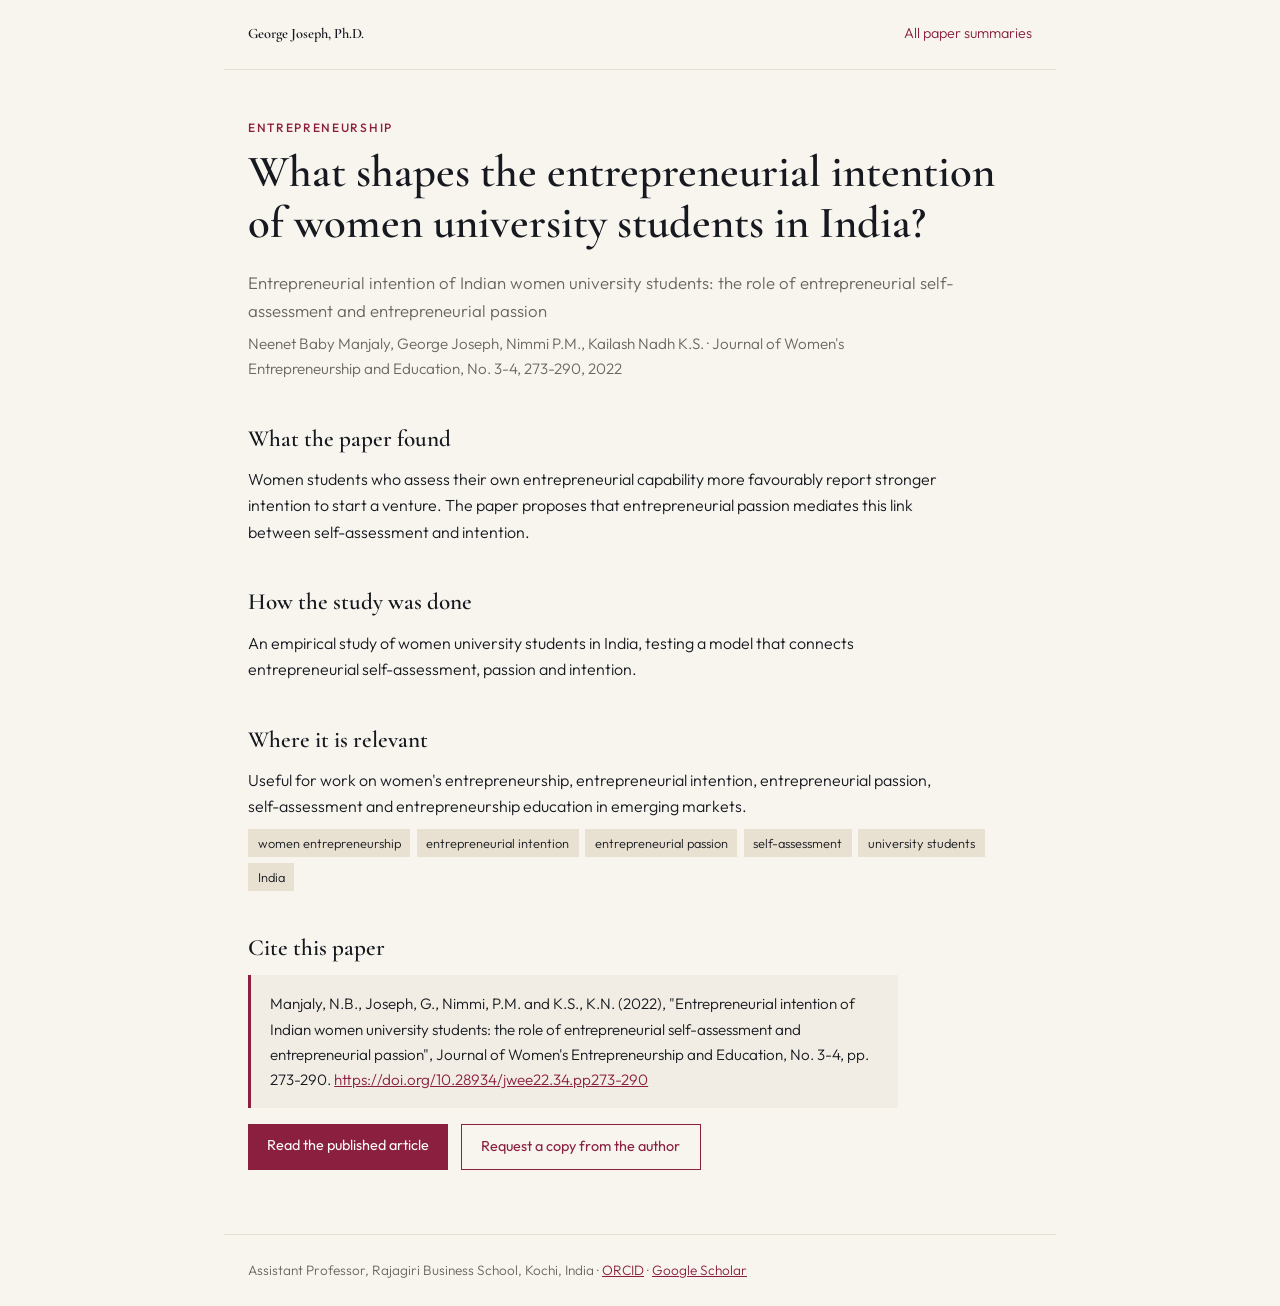
<file: papers/entrepreneurial-intention-indian-women-students/index.html>
<!DOCTYPE html>
<html lang="en"><head><meta charset="UTF-8"><meta name="viewport" content="width=device-width, initial-scale=1.0">
<title>What shapes the entrepreneurial intention of women university students in India? | George Joseph</title>
<meta name="description" content="What shapes the entrepreneurial intention of women university students in India? Women students who assess their own entrepreneurial capability more favourably report stronger intention to start a venture. The paper proposes that entrepreneurial passion mediates this link between self-assessment and">
<link rel="canonical" href="https://cgeorgejoseph.github.io/papers/entrepreneurial-intention-indian-women-students/">
<meta name="citation_title" content="Entrepreneurial intention of Indian women university students: the role of entrepreneurial self-assessment and entrepreneurial passion">
<meta name="citation_author" content="Neenet Baby Manjaly">
<meta name="citation_author" content="George Joseph">
<meta name="citation_author" content="Nimmi P.M.">
<meta name="citation_author" content="Kailash Nadh K.S.">
<meta name="citation_publication_date" content="2022/12/29">
<meta name="citation_journal_title" content="Journal of Women&#x27;s Entrepreneurship and Education">
<meta name="citation_publisher" content="Institute of Economic Sciences">
<meta name="citation_issue" content="3-4">
<meta name="citation_firstpage" content="273">
<meta name="citation_lastpage" content="290">
<meta name="citation_doi" content="10.28934/jwee22.34.pp273-290">
<meta name="citation_abstract_html_url" content="https://cgeorgejoseph.github.io/papers/entrepreneurial-intention-indian-women-students/">
<meta name="citation_keywords" content="women entrepreneurship; entrepreneurial intention; entrepreneurial passion; self-assessment; university students; India">
<meta property="og:type" content="article"><meta property="og:title" content="What shapes the entrepreneurial intention of women university students in India?"><meta property="og:description" content="What shapes the entrepreneurial intention of women university students in India? Women students who assess their own entrepreneurial capability more favourably report stronger intention to start a venture. The paper proposes that entrepreneurial passion mediates this link between self-assessment and"><meta property="og:url" content="https://cgeorgejoseph.github.io/papers/entrepreneurial-intention-indian-women-students/">
<script type="application/ld+json">{"@context": "https://schema.org", "@type": "ScholarlyArticle", "headline": "Entrepreneurial intention of Indian women university students: the role of entrepreneurial self-assessment and entrepreneurial passion", "name": "Entrepreneurial intention of Indian women university students: the role of entrepreneurial self-assessment and entrepreneurial passion", "author": [{"@type": "Person", "name": "Neenet Baby Manjaly"}, {"@type": "Person", "name": "George Joseph"}, {"@type": "Person", "name": "Nimmi P.M."}, {"@type": "Person", "name": "Kailash Nadh K.S."}], "datePublished": "2022-12-29", "isPartOf": {"@type": "Periodical", "name": "Journal of Women's Entrepreneurship and Education"}, "identifier": {"@type": "PropertyValue", "propertyID": "DOI", "value": "10.28934/jwee22.34.pp273-290"}, "sameAs": "https://doi.org/10.28934/jwee22.34.pp273-290", "url": "https://cgeorgejoseph.github.io/papers/entrepreneurial-intention-indian-women-students/", "keywords": "women entrepreneurship, entrepreneurial intention, entrepreneurial passion, self-assessment, university students, India", "abstract": "Women students who assess their own entrepreneurial capability more favourably report stronger intention to start a venture. The paper proposes that entrepreneurial passion mediates this link between self-assessment and intention.", "publisher": {"@type": "Organization", "name": "Institute of Economic Sciences"}}</script>
<link rel="preconnect" href="https://fonts.googleapis.com"><link rel="preconnect" href="https://fonts.gstatic.com" crossorigin><link href="https://fonts.googleapis.com/css2?family=Cormorant+Garamond:wght@400;600&family=Outfit:wght@300;400;500&display=swap" rel="stylesheet"><link rel="stylesheet" href="/papers/paper.css"></head>
<body><header class="top"><a class="name" href="/">George Joseph, Ph.D.</a><a href="/papers/">All paper summaries</a></header>
<main><article>
<div class="theme">Entrepreneurship</div>
<h1>What shapes the entrepreneurial intention of women university students in India?</h1>
<p class="paper-title">Entrepreneurial intention of Indian women university students: the role of entrepreneurial self-assessment and entrepreneurial passion</p>
<p class="byline">Neenet Baby Manjaly, George Joseph, Nimmi P.M., Kailash Nadh K.S. · Journal of Women&#x27;s Entrepreneurship and Education, No. 3-4, 273-290, 2022</p>

<section><h2>What the paper found</h2><p>Women students who assess their own entrepreneurial capability more favourably report stronger intention to start a venture. The paper proposes that entrepreneurial passion mediates this link between self-assessment and intention.</p></section>


<section><h2>How the study was done</h2><p>An empirical study of women university students in India, testing a model that connects entrepreneurial self-assessment, passion and intention.</p></section>
<section><h2>Where it is relevant</h2><p>Useful for work on women&#x27;s entrepreneurship, entrepreneurial intention, entrepreneurial passion, self-assessment and entrepreneurship education in emerging markets.</p><ul class="kw"><li>women entrepreneurship</li><li>entrepreneurial intention</li><li>entrepreneurial passion</li><li>self-assessment</li><li>university students</li><li>India</li></ul></section>
<section><h2>Cite this paper</h2><p class="cite">Manjaly, N.B., Joseph, G., Nimmi, P.M. and K.S., K.N. (2022), &quot;Entrepreneurial intention of Indian women university students: the role of entrepreneurial self-assessment and entrepreneurial passion&quot;, Journal of Women&#x27;s Entrepreneurship and Education, No. 3-4, pp. 273-290. <a href="https://doi.org/10.28934/jwee22.34.pp273-290">https://doi.org/10.28934/jwee22.34.pp273-290</a></p>
<div class="actions"><a class="btn" href="https://doi.org/10.28934/jwee22.34.pp273-290">Read the published article</a><a class="btn alt" href="mailto:georgej@rajagiri.edu?subject=entrepreneurial-intention-indian-women-students">Request a copy from the author</a></div></section>
</article></main><footer>Assistant Professor, Rajagiri Business School, Kochi, India · <a href="https://orcid.org/0000-0002-8569-8297">ORCID</a> · <a href="https://scholar.google.com/citations?user=mU9Ix8IAAAAJ">Google Scholar</a></footer></body></html>
</file>
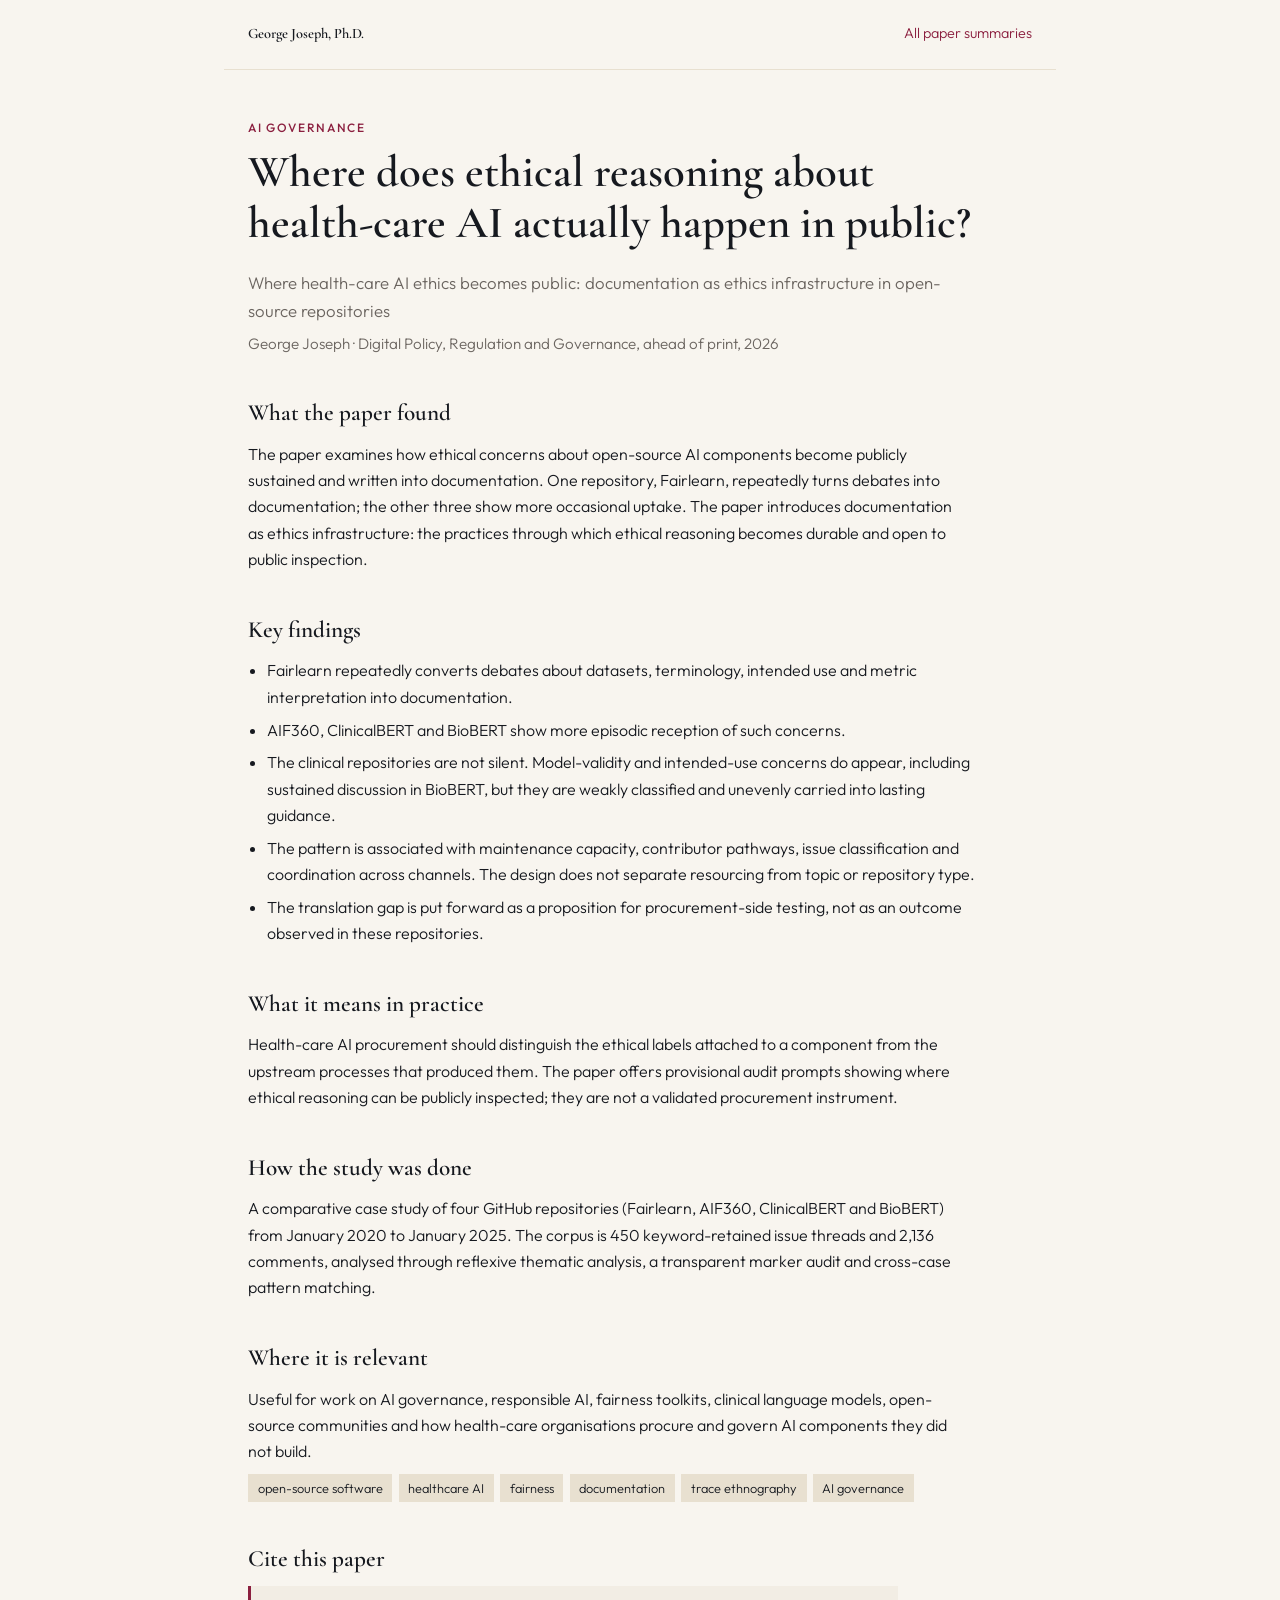
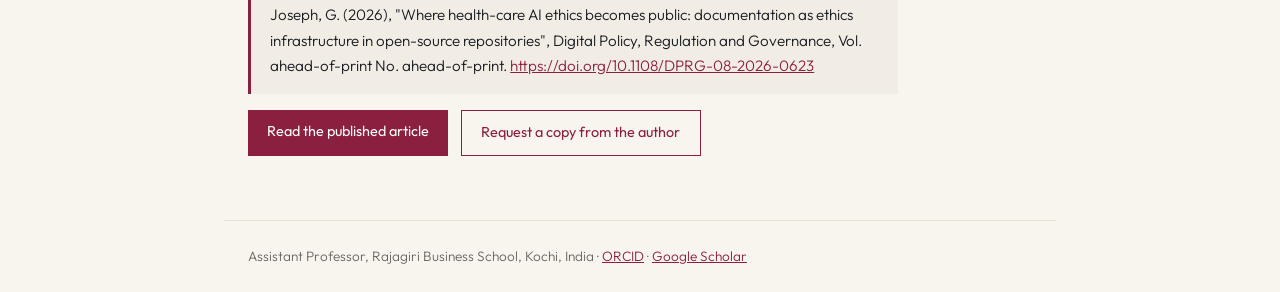
<file: papers/healthcare-ai-ethics-open-source-documentation/index.html>
<!DOCTYPE html>
<html lang="en"><head><meta charset="UTF-8"><meta name="viewport" content="width=device-width, initial-scale=1.0">
<title>Where does ethical reasoning about health-care AI actually happen in public? | George Joseph</title>
<meta name="description" content="Where does ethical reasoning about health-care AI actually happen in public? The paper examines how ethical concerns about open-source AI components become publicly sustained and written into documentation. One repository, Fairlearn, repeatedly turns debates into documentation; the other three show ">
<link rel="canonical" href="https://cgeorgejoseph.github.io/papers/healthcare-ai-ethics-open-source-documentation/">
<meta name="citation_title" content="Where health-care AI ethics becomes public: documentation as ethics infrastructure in open-source repositories">
<meta name="citation_author" content="George Joseph">
<meta name="citation_publication_date" content="2026/11/17">
<meta name="citation_journal_title" content="Digital Policy, Regulation and Governance">
<meta name="citation_publisher" content="Emerald Publishing">
<meta name="citation_doi" content="10.1108/DPRG-08-2026-0623">
<meta name="citation_abstract_html_url" content="https://cgeorgejoseph.github.io/papers/healthcare-ai-ethics-open-source-documentation/">
<meta name="citation_keywords" content="open-source software; healthcare AI; fairness; documentation; trace ethnography; AI governance">
<meta property="og:type" content="article"><meta property="og:title" content="Where does ethical reasoning about health-care AI actually happen in public?"><meta property="og:description" content="Where does ethical reasoning about health-care AI actually happen in public? The paper examines how ethical concerns about open-source AI components become publicly sustained and written into documentation. One repository, Fairlearn, repeatedly turns debates into documentation; the other three show "><meta property="og:url" content="https://cgeorgejoseph.github.io/papers/healthcare-ai-ethics-open-source-documentation/">
<script type="application/ld+json">{"@context": "https://schema.org", "@type": "ScholarlyArticle", "headline": "Where health-care AI ethics becomes public: documentation as ethics infrastructure in open-source repositories", "name": "Where health-care AI ethics becomes public: documentation as ethics infrastructure in open-source repositories", "author": [{"@type": "Person", "name": "George Joseph"}], "datePublished": "2026-11-17", "isPartOf": {"@type": "Periodical", "name": "Digital Policy, Regulation and Governance"}, "identifier": {"@type": "PropertyValue", "propertyID": "DOI", "value": "10.1108/DPRG-08-2026-0623"}, "sameAs": "https://doi.org/10.1108/DPRG-08-2026-0623", "url": "https://cgeorgejoseph.github.io/papers/healthcare-ai-ethics-open-source-documentation/", "keywords": "open-source software, healthcare AI, fairness, documentation, trace ethnography, AI governance", "abstract": "The paper examines how ethical concerns about open-source AI components become publicly sustained and written into documentation. One repository, Fairlearn, repeatedly turns debates into documentation; the other three show more occasional uptake. The paper introduces documentation as ethics infrastructure: the practices through which ethical reasoning becomes durable and open to public inspection.", "publisher": {"@type": "Organization", "name": "Emerald Publishing"}}</script>
<link rel="preconnect" href="https://fonts.googleapis.com"><link rel="preconnect" href="https://fonts.gstatic.com" crossorigin><link href="https://fonts.googleapis.com/css2?family=Cormorant+Garamond:wght@400;600&family=Outfit:wght@300;400;500&display=swap" rel="stylesheet"><link rel="stylesheet" href="/papers/paper.css"></head>
<body><header class="top"><a class="name" href="/">George Joseph, Ph.D.</a><a href="/papers/">All paper summaries</a></header>
<main><article>
<div class="theme">AI governance</div>
<h1>Where does ethical reasoning about health-care AI actually happen in public?</h1>
<p class="paper-title">Where health-care AI ethics becomes public: documentation as ethics infrastructure in open-source repositories</p>
<p class="byline">George Joseph · Digital Policy, Regulation and Governance, ahead of print, 2026</p>

<section><h2>What the paper found</h2><p>The paper examines how ethical concerns about open-source AI components become publicly sustained and written into documentation. One repository, Fairlearn, repeatedly turns debates into documentation; the other three show more occasional uptake. The paper introduces documentation as ethics infrastructure: the practices through which ethical reasoning becomes durable and open to public inspection.</p></section>
<section><h2>Key findings</h2><ul class="findings"><li>Fairlearn repeatedly converts debates about datasets, terminology, intended use and metric interpretation into documentation.</li><li>AIF360, ClinicalBERT and BioBERT show more episodic reception of such concerns.</li><li>The clinical repositories are not silent. Model-validity and intended-use concerns do appear, including sustained discussion in BioBERT, but they are weakly classified and unevenly carried into lasting guidance.</li><li>The pattern is associated with maintenance capacity, contributor pathways, issue classification and coordination across channels. The design does not separate resourcing from topic or repository type.</li><li>The translation gap is put forward as a proposition for procurement-side testing, not as an outcome observed in these repositories.</li></ul></section>
<section><h2>What it means in practice</h2><p>Health-care AI procurement should distinguish the ethical labels attached to a component from the upstream processes that produced them. The paper offers provisional audit prompts showing where ethical reasoning can be publicly inspected; they are not a validated procurement instrument.</p></section>
<section><h2>How the study was done</h2><p>A comparative case study of four GitHub repositories (Fairlearn, AIF360, ClinicalBERT and BioBERT) from January 2020 to January 2025. The corpus is 450 keyword-retained issue threads and 2,136 comments, analysed through reflexive thematic analysis, a transparent marker audit and cross-case pattern matching.</p></section>
<section><h2>Where it is relevant</h2><p>Useful for work on AI governance, responsible AI, fairness toolkits, clinical language models, open-source communities and how health-care organisations procure and govern AI components they did not build.</p><ul class="kw"><li>open-source software</li><li>healthcare AI</li><li>fairness</li><li>documentation</li><li>trace ethnography</li><li>AI governance</li></ul></section>
<section><h2>Cite this paper</h2><p class="cite">Joseph, G. (2026), &quot;Where health-care AI ethics becomes public: documentation as ethics infrastructure in open-source repositories&quot;, Digital Policy, Regulation and Governance, Vol. ahead-of-print No. ahead-of-print. <a href="https://doi.org/10.1108/DPRG-08-2026-0623">https://doi.org/10.1108/DPRG-08-2026-0623</a></p>
<div class="actions"><a class="btn" href="https://doi.org/10.1108/DPRG-08-2026-0623">Read the published article</a><a class="btn alt" href="mailto:georgej@rajagiri.edu?subject=healthcare-ai-ethics-open-source-documentation">Request a copy from the author</a></div></section>
</article></main><footer>Assistant Professor, Rajagiri Business School, Kochi, India · <a href="https://orcid.org/0000-0002-8569-8297">ORCID</a> · <a href="https://scholar.google.com/citations?user=mU9Ix8IAAAAJ">Google Scholar</a></footer></body></html>
</file>
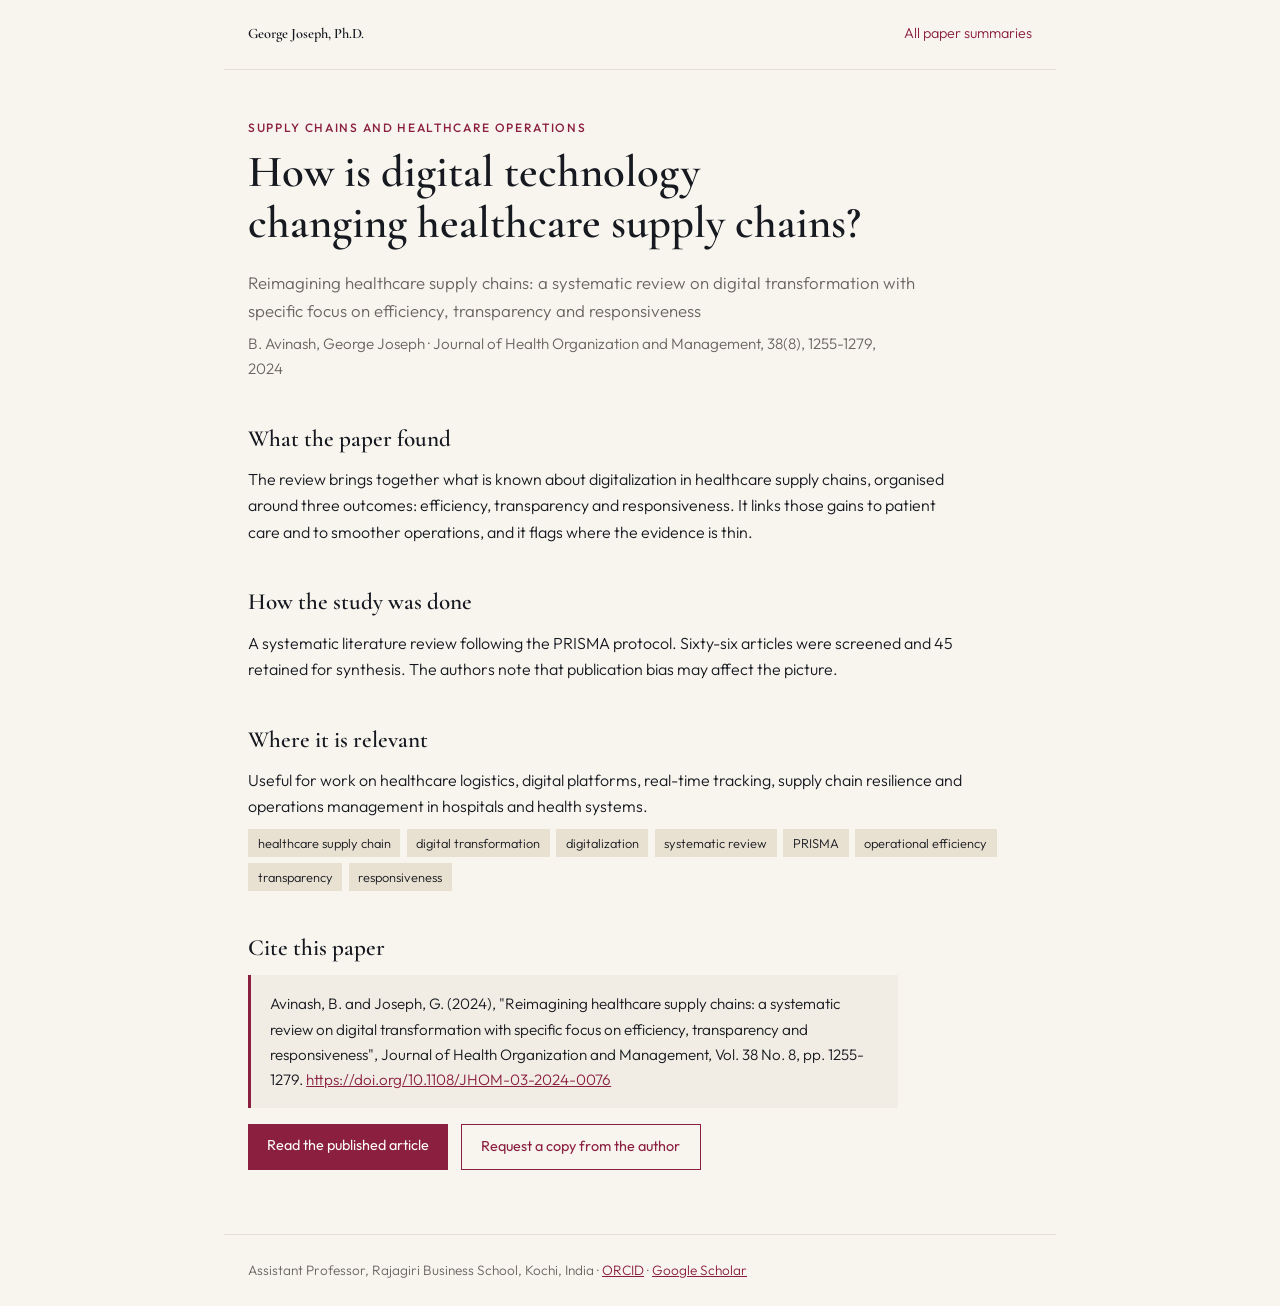
<file: papers/healthcare-supply-chain-digital-transformation/index.html>
<!DOCTYPE html>
<html lang="en"><head><meta charset="UTF-8"><meta name="viewport" content="width=device-width, initial-scale=1.0">
<title>How is digital technology changing healthcare supply chains? | George Joseph</title>
<meta name="description" content="How is digital technology changing healthcare supply chains? The review brings together what is known about digitalization in healthcare supply chains, organised around three outcomes: efficiency, transparency and responsiveness. It links those gains to patient care and to smoother operations, and i">
<link rel="canonical" href="https://cgeorgejoseph.github.io/papers/healthcare-supply-chain-digital-transformation/">
<meta name="citation_title" content="Reimagining healthcare supply chains: a systematic review on digital transformation with specific focus on efficiency, transparency and responsiveness">
<meta name="citation_author" content="B. Avinash">
<meta name="citation_author" content="George Joseph">
<meta name="citation_publication_date" content="2024/11/13">
<meta name="citation_journal_title" content="Journal of Health Organization and Management">
<meta name="citation_publisher" content="Emerald Publishing">
<meta name="citation_volume" content="38">
<meta name="citation_issue" content="8">
<meta name="citation_firstpage" content="1255">
<meta name="citation_lastpage" content="1279">
<meta name="citation_doi" content="10.1108/JHOM-03-2024-0076">
<meta name="citation_abstract_html_url" content="https://cgeorgejoseph.github.io/papers/healthcare-supply-chain-digital-transformation/">
<meta name="citation_keywords" content="healthcare supply chain; digital transformation; digitalization; systematic review; PRISMA; operational efficiency; transparency; responsiveness">
<meta property="og:type" content="article"><meta property="og:title" content="How is digital technology changing healthcare supply chains?"><meta property="og:description" content="How is digital technology changing healthcare supply chains? The review brings together what is known about digitalization in healthcare supply chains, organised around three outcomes: efficiency, transparency and responsiveness. It links those gains to patient care and to smoother operations, and i"><meta property="og:url" content="https://cgeorgejoseph.github.io/papers/healthcare-supply-chain-digital-transformation/">
<script type="application/ld+json">{"@context": "https://schema.org", "@type": "ScholarlyArticle", "headline": "Reimagining healthcare supply chains: a systematic review on digital transformation with specific focus on efficiency, transparency and responsiveness", "name": "Reimagining healthcare supply chains: a systematic review on digital transformation with specific focus on efficiency, transparency and responsiveness", "author": [{"@type": "Person", "name": "B. Avinash"}, {"@type": "Person", "name": "George Joseph"}], "datePublished": "2024-11-13", "isPartOf": {"@type": "Periodical", "name": "Journal of Health Organization and Management"}, "volumeNumber": "38", "issueNumber": "8", "pageStart": "1255", "pageEnd": "1279", "identifier": {"@type": "PropertyValue", "propertyID": "DOI", "value": "10.1108/JHOM-03-2024-0076"}, "sameAs": "https://doi.org/10.1108/JHOM-03-2024-0076", "url": "https://cgeorgejoseph.github.io/papers/healthcare-supply-chain-digital-transformation/", "keywords": "healthcare supply chain, digital transformation, digitalization, systematic review, PRISMA, operational efficiency, transparency, responsiveness", "abstract": "The review brings together what is known about digitalization in healthcare supply chains, organised around three outcomes: efficiency, transparency and responsiveness. It links those gains to patient care and to smoother operations, and it flags where the evidence is thin.", "publisher": {"@type": "Organization", "name": "Emerald Publishing"}}</script>
<link rel="preconnect" href="https://fonts.googleapis.com"><link rel="preconnect" href="https://fonts.gstatic.com" crossorigin><link href="https://fonts.googleapis.com/css2?family=Cormorant+Garamond:wght@400;600&family=Outfit:wght@300;400;500&display=swap" rel="stylesheet"><link rel="stylesheet" href="/papers/paper.css"></head>
<body><header class="top"><a class="name" href="/">George Joseph, Ph.D.</a><a href="/papers/">All paper summaries</a></header>
<main><article>
<div class="theme">Supply chains and healthcare operations</div>
<h1>How is digital technology changing healthcare supply chains?</h1>
<p class="paper-title">Reimagining healthcare supply chains: a systematic review on digital transformation with specific focus on efficiency, transparency and responsiveness</p>
<p class="byline">B. Avinash, George Joseph · Journal of Health Organization and Management, 38(8), 1255-1279, 2024</p>

<section><h2>What the paper found</h2><p>The review brings together what is known about digitalization in healthcare supply chains, organised around three outcomes: efficiency, transparency and responsiveness. It links those gains to patient care and to smoother operations, and it flags where the evidence is thin.</p></section>


<section><h2>How the study was done</h2><p>A systematic literature review following the PRISMA protocol. Sixty-six articles were screened and 45 retained for synthesis. The authors note that publication bias may affect the picture.</p></section>
<section><h2>Where it is relevant</h2><p>Useful for work on healthcare logistics, digital platforms, real-time tracking, supply chain resilience and operations management in hospitals and health systems.</p><ul class="kw"><li>healthcare supply chain</li><li>digital transformation</li><li>digitalization</li><li>systematic review</li><li>PRISMA</li><li>operational efficiency</li><li>transparency</li><li>responsiveness</li></ul></section>
<section><h2>Cite this paper</h2><p class="cite">Avinash, B. and Joseph, G. (2024), &quot;Reimagining healthcare supply chains: a systematic review on digital transformation with specific focus on efficiency, transparency and responsiveness&quot;, Journal of Health Organization and Management, Vol. 38 No. 8, pp. 1255-1279. <a href="https://doi.org/10.1108/JHOM-03-2024-0076">https://doi.org/10.1108/JHOM-03-2024-0076</a></p>
<div class="actions"><a class="btn" href="https://doi.org/10.1108/JHOM-03-2024-0076">Read the published article</a><a class="btn alt" href="mailto:georgej@rajagiri.edu?subject=healthcare-supply-chain-digital-transformation">Request a copy from the author</a></div></section>
</article></main><footer>Assistant Professor, Rajagiri Business School, Kochi, India · <a href="https://orcid.org/0000-0002-8569-8297">ORCID</a> · <a href="https://scholar.google.com/citations?user=mU9Ix8IAAAAJ">Google Scholar</a></footer></body></html>
</file>
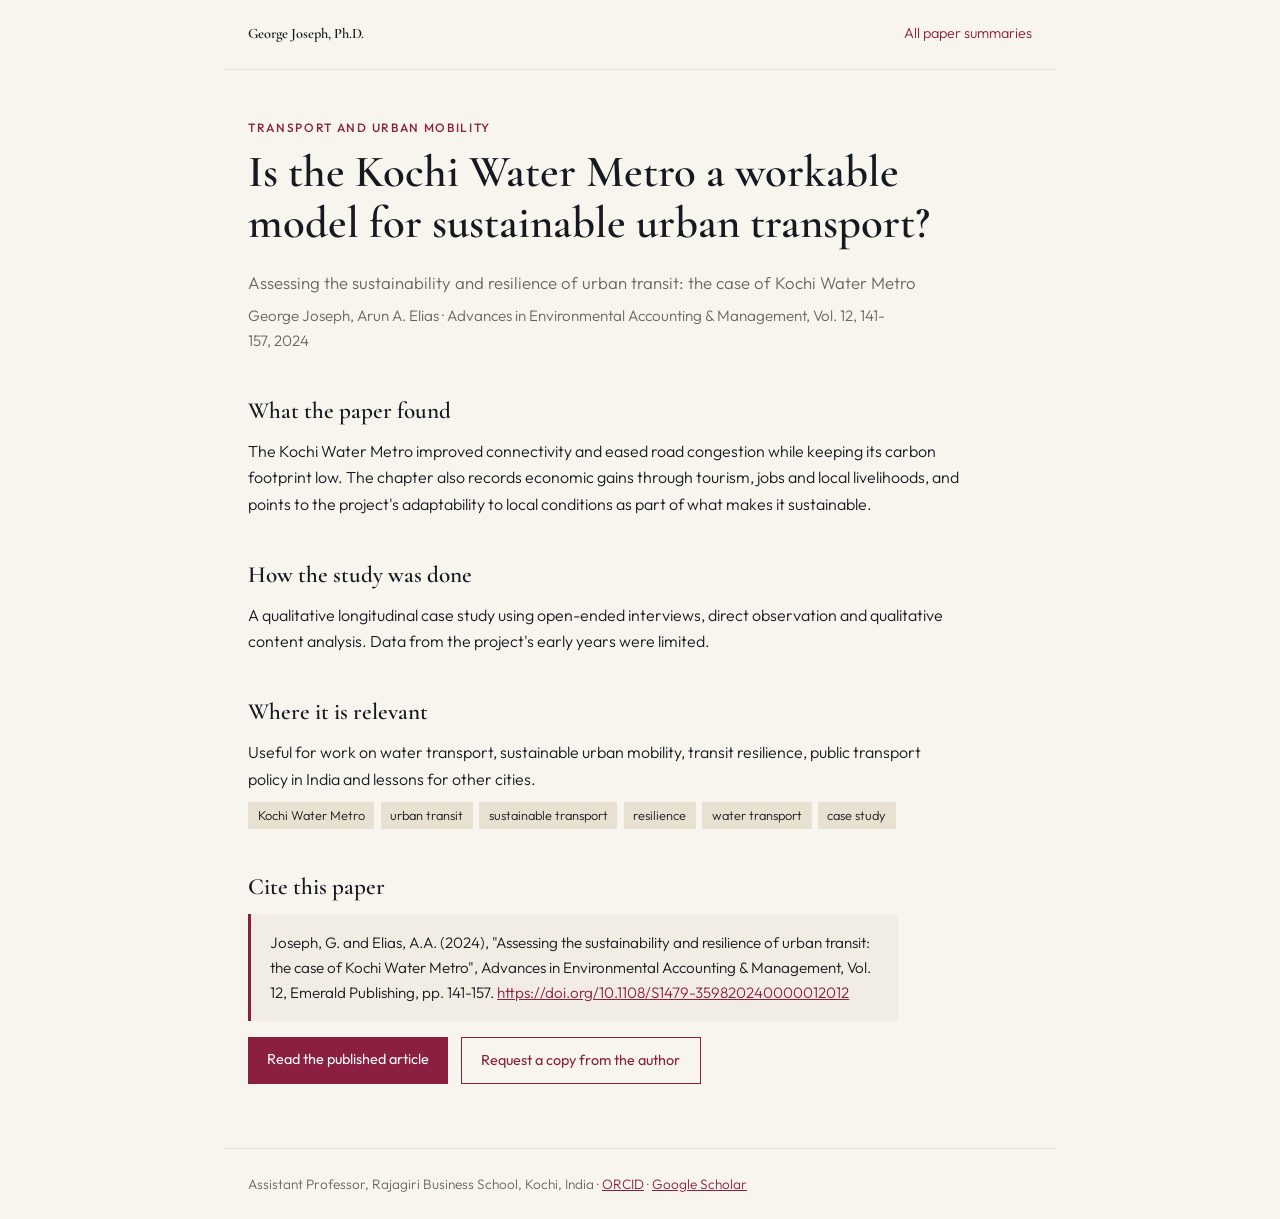
<file: papers/kochi-water-metro-sustainability-resilience/index.html>
<!DOCTYPE html>
<html lang="en"><head><meta charset="UTF-8"><meta name="viewport" content="width=device-width, initial-scale=1.0">
<title>Is the Kochi Water Metro a workable model for sustainable urban transport? | George Joseph</title>
<meta name="description" content="Is the Kochi Water Metro a workable model for sustainable urban transport? The Kochi Water Metro improved connectivity and eased road congestion while keeping its carbon footprint low. The chapter also records economic gains through tourism, jobs and local livelihoods, and points to the project&#x27">
<link rel="canonical" href="https://cgeorgejoseph.github.io/papers/kochi-water-metro-sustainability-resilience/">
<meta name="citation_title" content="Assessing the sustainability and resilience of urban transit: the case of Kochi Water Metro">
<meta name="citation_author" content="George Joseph">
<meta name="citation_author" content="Arun A. Elias">
<meta name="citation_publication_date" content="2024/07/25">
<meta name="citation_inbook_title" content="Advances in Environmental Accounting &amp; Management">
<meta name="citation_publisher" content="Emerald Publishing">
<meta name="citation_volume" content="12">
<meta name="citation_firstpage" content="141">
<meta name="citation_lastpage" content="157">
<meta name="citation_doi" content="10.1108/S1479-359820240000012012">
<meta name="citation_abstract_html_url" content="https://cgeorgejoseph.github.io/papers/kochi-water-metro-sustainability-resilience/">
<meta name="citation_keywords" content="Kochi Water Metro; urban transit; sustainable transport; resilience; water transport; case study">
<meta property="og:type" content="article"><meta property="og:title" content="Is the Kochi Water Metro a workable model for sustainable urban transport?"><meta property="og:description" content="Is the Kochi Water Metro a workable model for sustainable urban transport? The Kochi Water Metro improved connectivity and eased road congestion while keeping its carbon footprint low. The chapter also records economic gains through tourism, jobs and local livelihoods, and points to the project&#x27"><meta property="og:url" content="https://cgeorgejoseph.github.io/papers/kochi-water-metro-sustainability-resilience/">
<script type="application/ld+json">{"@context": "https://schema.org", "@type": "ScholarlyArticle", "headline": "Assessing the sustainability and resilience of urban transit: the case of Kochi Water Metro", "name": "Assessing the sustainability and resilience of urban transit: the case of Kochi Water Metro", "author": [{"@type": "Person", "name": "George Joseph"}, {"@type": "Person", "name": "Arun A. Elias"}], "datePublished": "2024-07-25", "isPartOf": {"@type": "Book", "name": "Advances in Environmental Accounting & Management"}, "volumeNumber": "12", "issueNumber": "", "pageStart": "141", "pageEnd": "157", "identifier": {"@type": "PropertyValue", "propertyID": "DOI", "value": "10.1108/S1479-359820240000012012"}, "sameAs": "https://doi.org/10.1108/S1479-359820240000012012", "url": "https://cgeorgejoseph.github.io/papers/kochi-water-metro-sustainability-resilience/", "keywords": "Kochi Water Metro, urban transit, sustainable transport, resilience, water transport, case study", "abstract": "The Kochi Water Metro improved connectivity and eased road congestion while keeping its carbon footprint low. The chapter also records economic gains through tourism, jobs and local livelihoods, and points to the project's adaptability to local conditions as part of what makes it sustainable.", "publisher": {"@type": "Organization", "name": "Emerald Publishing"}}</script>
<link rel="preconnect" href="https://fonts.googleapis.com"><link rel="preconnect" href="https://fonts.gstatic.com" crossorigin><link href="https://fonts.googleapis.com/css2?family=Cormorant+Garamond:wght@400;600&family=Outfit:wght@300;400;500&display=swap" rel="stylesheet"><link rel="stylesheet" href="/papers/paper.css"></head>
<body><header class="top"><a class="name" href="/">George Joseph, Ph.D.</a><a href="/papers/">All paper summaries</a></header>
<main><article>
<div class="theme">Transport and urban mobility</div>
<h1>Is the Kochi Water Metro a workable model for sustainable urban transport?</h1>
<p class="paper-title">Assessing the sustainability and resilience of urban transit: the case of Kochi Water Metro</p>
<p class="byline">George Joseph, Arun A. Elias · Advances in Environmental Accounting &amp; Management, Vol. 12, 141-157, 2024</p>

<section><h2>What the paper found</h2><p>The Kochi Water Metro improved connectivity and eased road congestion while keeping its carbon footprint low. The chapter also records economic gains through tourism, jobs and local livelihoods, and points to the project&#x27;s adaptability to local conditions as part of what makes it sustainable.</p></section>


<section><h2>How the study was done</h2><p>A qualitative longitudinal case study using open-ended interviews, direct observation and qualitative content analysis. Data from the project&#x27;s early years were limited.</p></section>
<section><h2>Where it is relevant</h2><p>Useful for work on water transport, sustainable urban mobility, transit resilience, public transport policy in India and lessons for other cities.</p><ul class="kw"><li>Kochi Water Metro</li><li>urban transit</li><li>sustainable transport</li><li>resilience</li><li>water transport</li><li>case study</li></ul></section>
<section><h2>Cite this paper</h2><p class="cite">Joseph, G. and Elias, A.A. (2024), &quot;Assessing the sustainability and resilience of urban transit: the case of Kochi Water Metro&quot;, Advances in Environmental Accounting &amp; Management, Vol. 12, Emerald Publishing, pp. 141-157. <a href="https://doi.org/10.1108/S1479-359820240000012012">https://doi.org/10.1108/S1479-359820240000012012</a></p>
<div class="actions"><a class="btn" href="https://doi.org/10.1108/S1479-359820240000012012">Read the published article</a><a class="btn alt" href="mailto:georgej@rajagiri.edu?subject=kochi-water-metro-sustainability-resilience">Request a copy from the author</a></div></section>
</article></main><footer>Assistant Professor, Rajagiri Business School, Kochi, India · <a href="https://orcid.org/0000-0002-8569-8297">ORCID</a> · <a href="https://scholar.google.com/citations?user=mU9Ix8IAAAAJ">Google Scholar</a></footer></body></html>
</file>
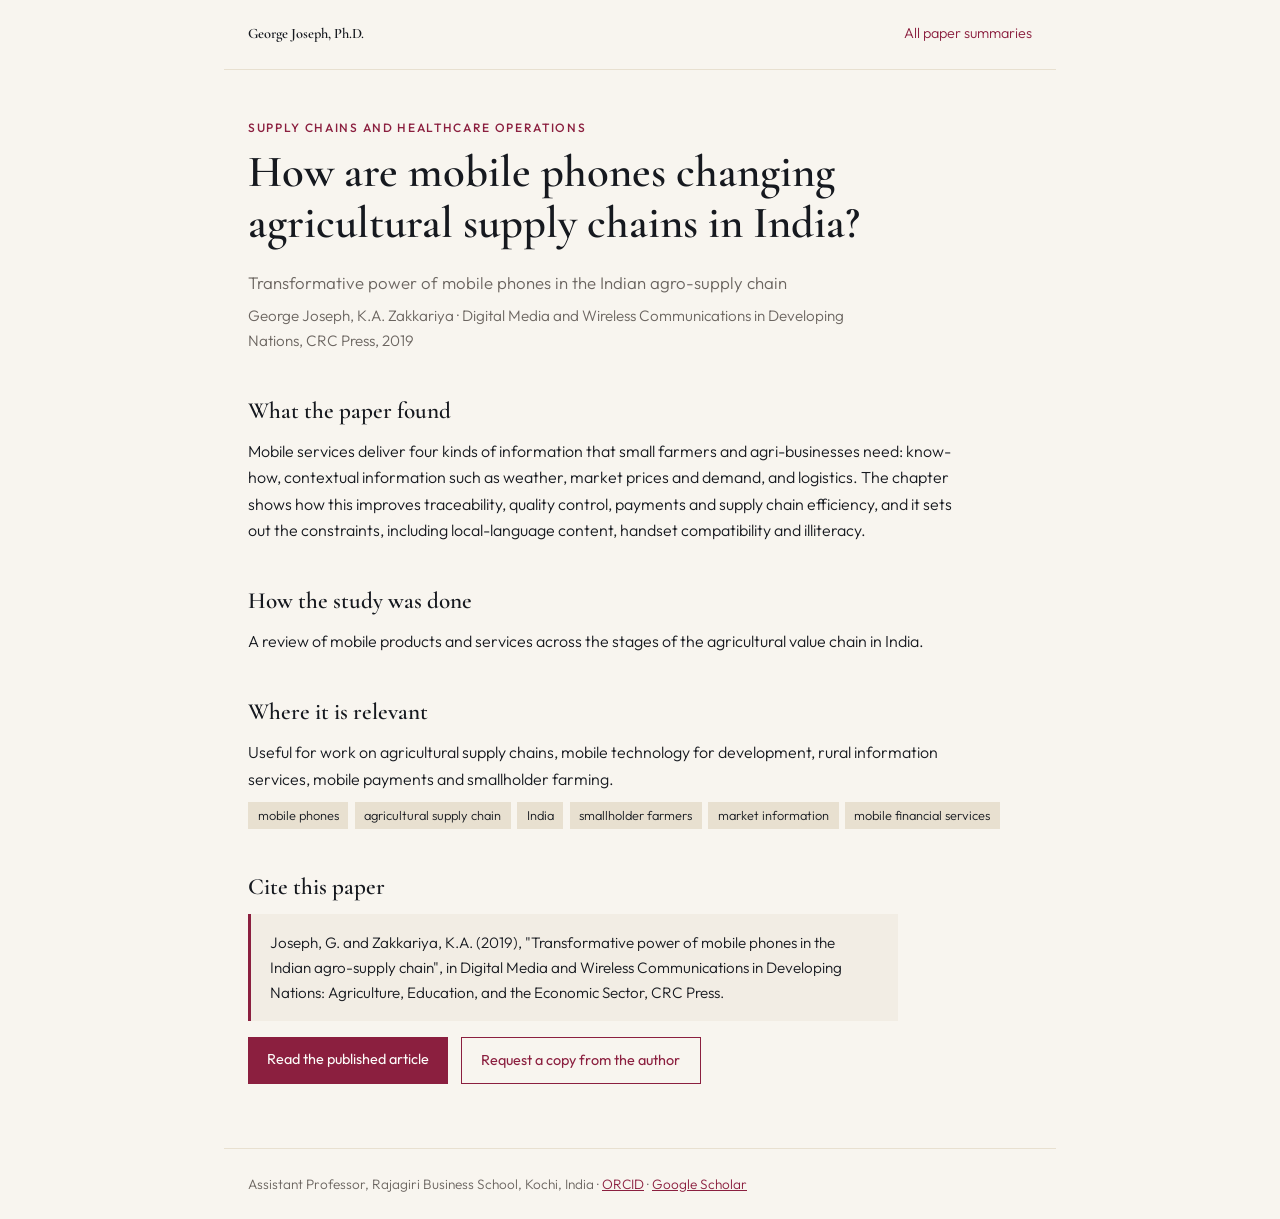
<file: papers/mobile-phones-indian-agro-supply-chain/index.html>
<!DOCTYPE html>
<html lang="en"><head><meta charset="UTF-8"><meta name="viewport" content="width=device-width, initial-scale=1.0">
<title>How are mobile phones changing agricultural supply chains in India? | George Joseph</title>
<meta name="description" content="How are mobile phones changing agricultural supply chains in India? Mobile services deliver four kinds of information that small farmers and agri-businesses need: know-how, contextual information such as weather, market prices and demand, and logistics. The chapter shows how this improves traceabili">
<link rel="canonical" href="https://cgeorgejoseph.github.io/papers/mobile-phones-indian-agro-supply-chain/">
<meta name="citation_title" content="Transformative power of mobile phones in the Indian agro-supply chain">
<meta name="citation_author" content="George Joseph">
<meta name="citation_author" content="K.A. Zakkariya">
<meta name="citation_publication_date" content="2019/09/16">
<meta name="citation_inbook_title" content="Digital Media and Wireless Communications in Developing Nations: Agriculture, Education, and the Economic Sector">
<meta name="citation_publisher" content="CRC Press">
<meta name="citation_abstract_html_url" content="https://cgeorgejoseph.github.io/papers/mobile-phones-indian-agro-supply-chain/">
<meta name="citation_keywords" content="mobile phones; agricultural supply chain; India; smallholder farmers; market information; mobile financial services">
<meta property="og:type" content="article"><meta property="og:title" content="How are mobile phones changing agricultural supply chains in India?"><meta property="og:description" content="How are mobile phones changing agricultural supply chains in India? Mobile services deliver four kinds of information that small farmers and agri-businesses need: know-how, contextual information such as weather, market prices and demand, and logistics. The chapter shows how this improves traceabili"><meta property="og:url" content="https://cgeorgejoseph.github.io/papers/mobile-phones-indian-agro-supply-chain/">
<script type="application/ld+json">{"@context": "https://schema.org", "@type": "ScholarlyArticle", "headline": "Transformative power of mobile phones in the Indian agro-supply chain", "name": "Transformative power of mobile phones in the Indian agro-supply chain", "author": [{"@type": "Person", "name": "George Joseph"}, {"@type": "Person", "name": "K.A. Zakkariya"}], "datePublished": "2019-09-16", "isPartOf": {"@type": "Book", "name": "Digital Media and Wireless Communications in Developing Nations: Agriculture, Education, and the Economic Sector"}, "sameAs": "https://scholar.google.com/citations?view_op=view_citation&user=mU9Ix8IAAAAJ&citation_for_view=mU9Ix8IAAAAJ:YsMSGLbcyi4C", "url": "https://cgeorgejoseph.github.io/papers/mobile-phones-indian-agro-supply-chain/", "keywords": "mobile phones, agricultural supply chain, India, smallholder farmers, market information, mobile financial services", "abstract": "Mobile services deliver four kinds of information that small farmers and agri-businesses need: know-how, contextual information such as weather, market prices and demand, and logistics. The chapter shows how this improves traceability, quality control, payments and supply chain efficiency, and it sets out the constraints, including local-language content, handset compatibility and illiteracy.", "publisher": {"@type": "Organization", "name": "CRC Press"}}</script>
<link rel="preconnect" href="https://fonts.googleapis.com"><link rel="preconnect" href="https://fonts.gstatic.com" crossorigin><link href="https://fonts.googleapis.com/css2?family=Cormorant+Garamond:wght@400;600&family=Outfit:wght@300;400;500&display=swap" rel="stylesheet"><link rel="stylesheet" href="/papers/paper.css"></head>
<body><header class="top"><a class="name" href="/">George Joseph, Ph.D.</a><a href="/papers/">All paper summaries</a></header>
<main><article>
<div class="theme">Supply chains and healthcare operations</div>
<h1>How are mobile phones changing agricultural supply chains in India?</h1>
<p class="paper-title">Transformative power of mobile phones in the Indian agro-supply chain</p>
<p class="byline">George Joseph, K.A. Zakkariya · Digital Media and Wireless Communications in Developing Nations, CRC Press, 2019</p>

<section><h2>What the paper found</h2><p>Mobile services deliver four kinds of information that small farmers and agri-businesses need: know-how, contextual information such as weather, market prices and demand, and logistics. The chapter shows how this improves traceability, quality control, payments and supply chain efficiency, and it sets out the constraints, including local-language content, handset compatibility and illiteracy.</p></section>


<section><h2>How the study was done</h2><p>A review of mobile products and services across the stages of the agricultural value chain in India.</p></section>
<section><h2>Where it is relevant</h2><p>Useful for work on agricultural supply chains, mobile technology for development, rural information services, mobile payments and smallholder farming.</p><ul class="kw"><li>mobile phones</li><li>agricultural supply chain</li><li>India</li><li>smallholder farmers</li><li>market information</li><li>mobile financial services</li></ul></section>
<section><h2>Cite this paper</h2><p class="cite">Joseph, G. and Zakkariya, K.A. (2019), &quot;Transformative power of mobile phones in the Indian agro-supply chain&quot;, in Digital Media and Wireless Communications in Developing Nations: Agriculture, Education, and the Economic Sector, CRC Press. </p>
<div class="actions"><a class="btn" href="https://scholar.google.com/citations?view_op=view_citation&user=mU9Ix8IAAAAJ&citation_for_view=mU9Ix8IAAAAJ:YsMSGLbcyi4C">Read the published article</a><a class="btn alt" href="mailto:georgej@rajagiri.edu?subject=mobile-phones-indian-agro-supply-chain">Request a copy from the author</a></div></section>
</article></main><footer>Assistant Professor, Rajagiri Business School, Kochi, India · <a href="https://orcid.org/0000-0002-8569-8297">ORCID</a> · <a href="https://scholar.google.com/citations?user=mU9Ix8IAAAAJ">Google Scholar</a></footer></body></html>
</file>
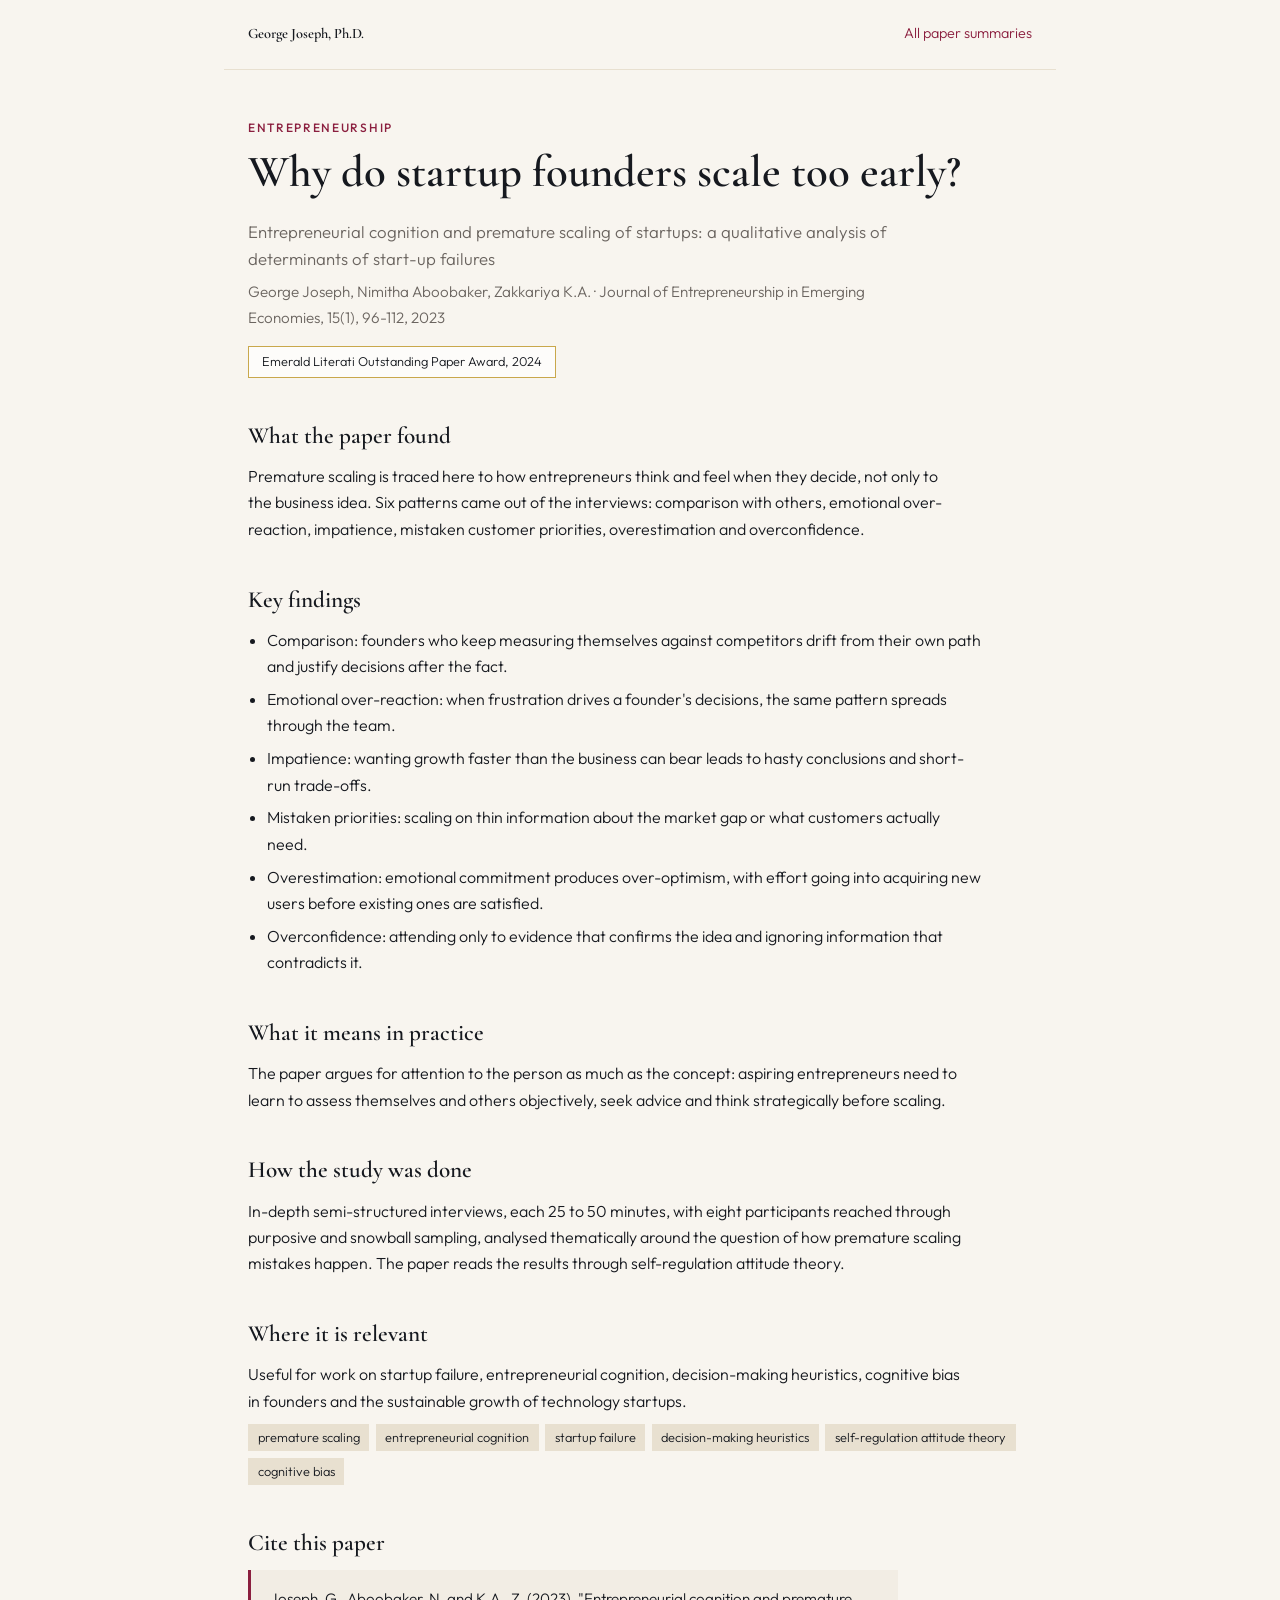
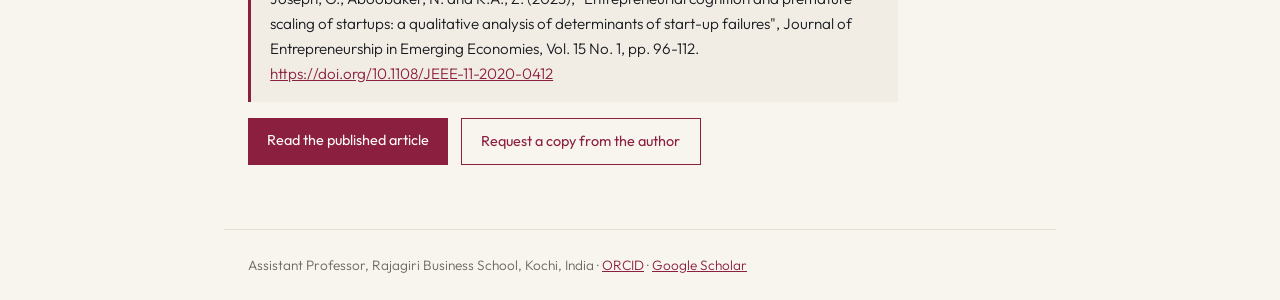
<file: papers/premature-scaling-startups/index.html>
<!DOCTYPE html>
<html lang="en"><head><meta charset="UTF-8"><meta name="viewport" content="width=device-width, initial-scale=1.0">
<title>Why do startup founders scale too early? | George Joseph</title>
<meta name="description" content="Why do startup founders scale too early? Premature scaling is traced here to how entrepreneurs think and feel when they decide, not only to the business idea. Six patterns came out of the interviews: comparison with others, emotional over-reaction, impatience, mistaken customer priorities, overestim">
<link rel="canonical" href="https://cgeorgejoseph.github.io/papers/premature-scaling-startups/">
<meta name="citation_title" content="Entrepreneurial cognition and premature scaling of startups: a qualitative analysis of determinants of start-up failures">
<meta name="citation_author" content="George Joseph">
<meta name="citation_author" content="Nimitha Aboobaker">
<meta name="citation_author" content="Zakkariya K.A.">
<meta name="citation_publication_date" content="2023/01/20">
<meta name="citation_journal_title" content="Journal of Entrepreneurship in Emerging Economies">
<meta name="citation_publisher" content="Emerald Publishing">
<meta name="citation_volume" content="15">
<meta name="citation_issue" content="1">
<meta name="citation_firstpage" content="96">
<meta name="citation_lastpage" content="112">
<meta name="citation_doi" content="10.1108/JEEE-11-2020-0412">
<meta name="citation_abstract_html_url" content="https://cgeorgejoseph.github.io/papers/premature-scaling-startups/">
<meta name="citation_keywords" content="premature scaling; entrepreneurial cognition; startup failure; decision-making heuristics; self-regulation attitude theory; cognitive bias">
<meta property="og:type" content="article"><meta property="og:title" content="Why do startup founders scale too early?"><meta property="og:description" content="Why do startup founders scale too early? Premature scaling is traced here to how entrepreneurs think and feel when they decide, not only to the business idea. Six patterns came out of the interviews: comparison with others, emotional over-reaction, impatience, mistaken customer priorities, overestim"><meta property="og:url" content="https://cgeorgejoseph.github.io/papers/premature-scaling-startups/">
<script type="application/ld+json">{"@context": "https://schema.org", "@type": "ScholarlyArticle", "headline": "Entrepreneurial cognition and premature scaling of startups: a qualitative analysis of determinants of start-up failures", "name": "Entrepreneurial cognition and premature scaling of startups: a qualitative analysis of determinants of start-up failures", "author": [{"@type": "Person", "name": "George Joseph"}, {"@type": "Person", "name": "Nimitha Aboobaker"}, {"@type": "Person", "name": "Zakkariya K.A."}], "datePublished": "2023-01-20", "isPartOf": {"@type": "Periodical", "name": "Journal of Entrepreneurship in Emerging Economies"}, "volumeNumber": "15", "issueNumber": "1", "pageStart": "96", "pageEnd": "112", "identifier": {"@type": "PropertyValue", "propertyID": "DOI", "value": "10.1108/JEEE-11-2020-0412"}, "sameAs": "https://doi.org/10.1108/JEEE-11-2020-0412", "url": "https://cgeorgejoseph.github.io/papers/premature-scaling-startups/", "keywords": "premature scaling, entrepreneurial cognition, startup failure, decision-making heuristics, self-regulation attitude theory, cognitive bias", "abstract": "Premature scaling is traced here to how entrepreneurs think and feel when they decide, not only to the business idea. Six patterns came out of the interviews: comparison with others, emotional over-reaction, impatience, mistaken customer priorities, overestimation and overconfidence.", "publisher": {"@type": "Organization", "name": "Emerald Publishing"}}</script>
<link rel="preconnect" href="https://fonts.googleapis.com"><link rel="preconnect" href="https://fonts.gstatic.com" crossorigin><link href="https://fonts.googleapis.com/css2?family=Cormorant+Garamond:wght@400;600&family=Outfit:wght@300;400;500&display=swap" rel="stylesheet"><link rel="stylesheet" href="/papers/paper.css"></head>
<body><header class="top"><a class="name" href="/">George Joseph, Ph.D.</a><a href="/papers/">All paper summaries</a></header>
<main><article>
<div class="theme">Entrepreneurship</div>
<h1>Why do startup founders scale too early?</h1>
<p class="paper-title">Entrepreneurial cognition and premature scaling of startups: a qualitative analysis of determinants of start-up failures</p>
<p class="byline">George Joseph, Nimitha Aboobaker, Zakkariya K.A. · Journal of Entrepreneurship in Emerging Economies, 15(1), 96-112, 2023</p>
<div class="award">Emerald Literati Outstanding Paper Award, 2024</div>
<section><h2>What the paper found</h2><p>Premature scaling is traced here to how entrepreneurs think and feel when they decide, not only to the business idea. Six patterns came out of the interviews: comparison with others, emotional over-reaction, impatience, mistaken customer priorities, overestimation and overconfidence.</p></section>
<section><h2>Key findings</h2><ul class="findings"><li>Comparison: founders who keep measuring themselves against competitors drift from their own path and justify decisions after the fact.</li><li>Emotional over-reaction: when frustration drives a founder&#x27;s decisions, the same pattern spreads through the team.</li><li>Impatience: wanting growth faster than the business can bear leads to hasty conclusions and short-run trade-offs.</li><li>Mistaken priorities: scaling on thin information about the market gap or what customers actually need.</li><li>Overestimation: emotional commitment produces over-optimism, with effort going into acquiring new users before existing ones are satisfied.</li><li>Overconfidence: attending only to evidence that confirms the idea and ignoring information that contradicts it.</li></ul></section>
<section><h2>What it means in practice</h2><p>The paper argues for attention to the person as much as the concept: aspiring entrepreneurs need to learn to assess themselves and others objectively, seek advice and think strategically before scaling.</p></section>
<section><h2>How the study was done</h2><p>In-depth semi-structured interviews, each 25 to 50 minutes, with eight participants reached through purposive and snowball sampling, analysed thematically around the question of how premature scaling mistakes happen. The paper reads the results through self-regulation attitude theory.</p></section>
<section><h2>Where it is relevant</h2><p>Useful for work on startup failure, entrepreneurial cognition, decision-making heuristics, cognitive bias in founders and the sustainable growth of technology startups.</p><ul class="kw"><li>premature scaling</li><li>entrepreneurial cognition</li><li>startup failure</li><li>decision-making heuristics</li><li>self-regulation attitude theory</li><li>cognitive bias</li></ul></section>
<section><h2>Cite this paper</h2><p class="cite">Joseph, G., Aboobaker, N. and K.A., Z. (2023), &quot;Entrepreneurial cognition and premature scaling of startups: a qualitative analysis of determinants of start-up failures&quot;, Journal of Entrepreneurship in Emerging Economies, Vol. 15 No. 1, pp. 96-112. <a href="https://doi.org/10.1108/JEEE-11-2020-0412">https://doi.org/10.1108/JEEE-11-2020-0412</a></p>
<div class="actions"><a class="btn" href="https://doi.org/10.1108/JEEE-11-2020-0412">Read the published article</a><a class="btn alt" href="mailto:georgej@rajagiri.edu?subject=premature-scaling-startups">Request a copy from the author</a></div></section>
</article></main><footer>Assistant Professor, Rajagiri Business School, Kochi, India · <a href="https://orcid.org/0000-0002-8569-8297">ORCID</a> · <a href="https://scholar.google.com/citations?user=mU9Ix8IAAAAJ">Google Scholar</a></footer></body></html>
</file>
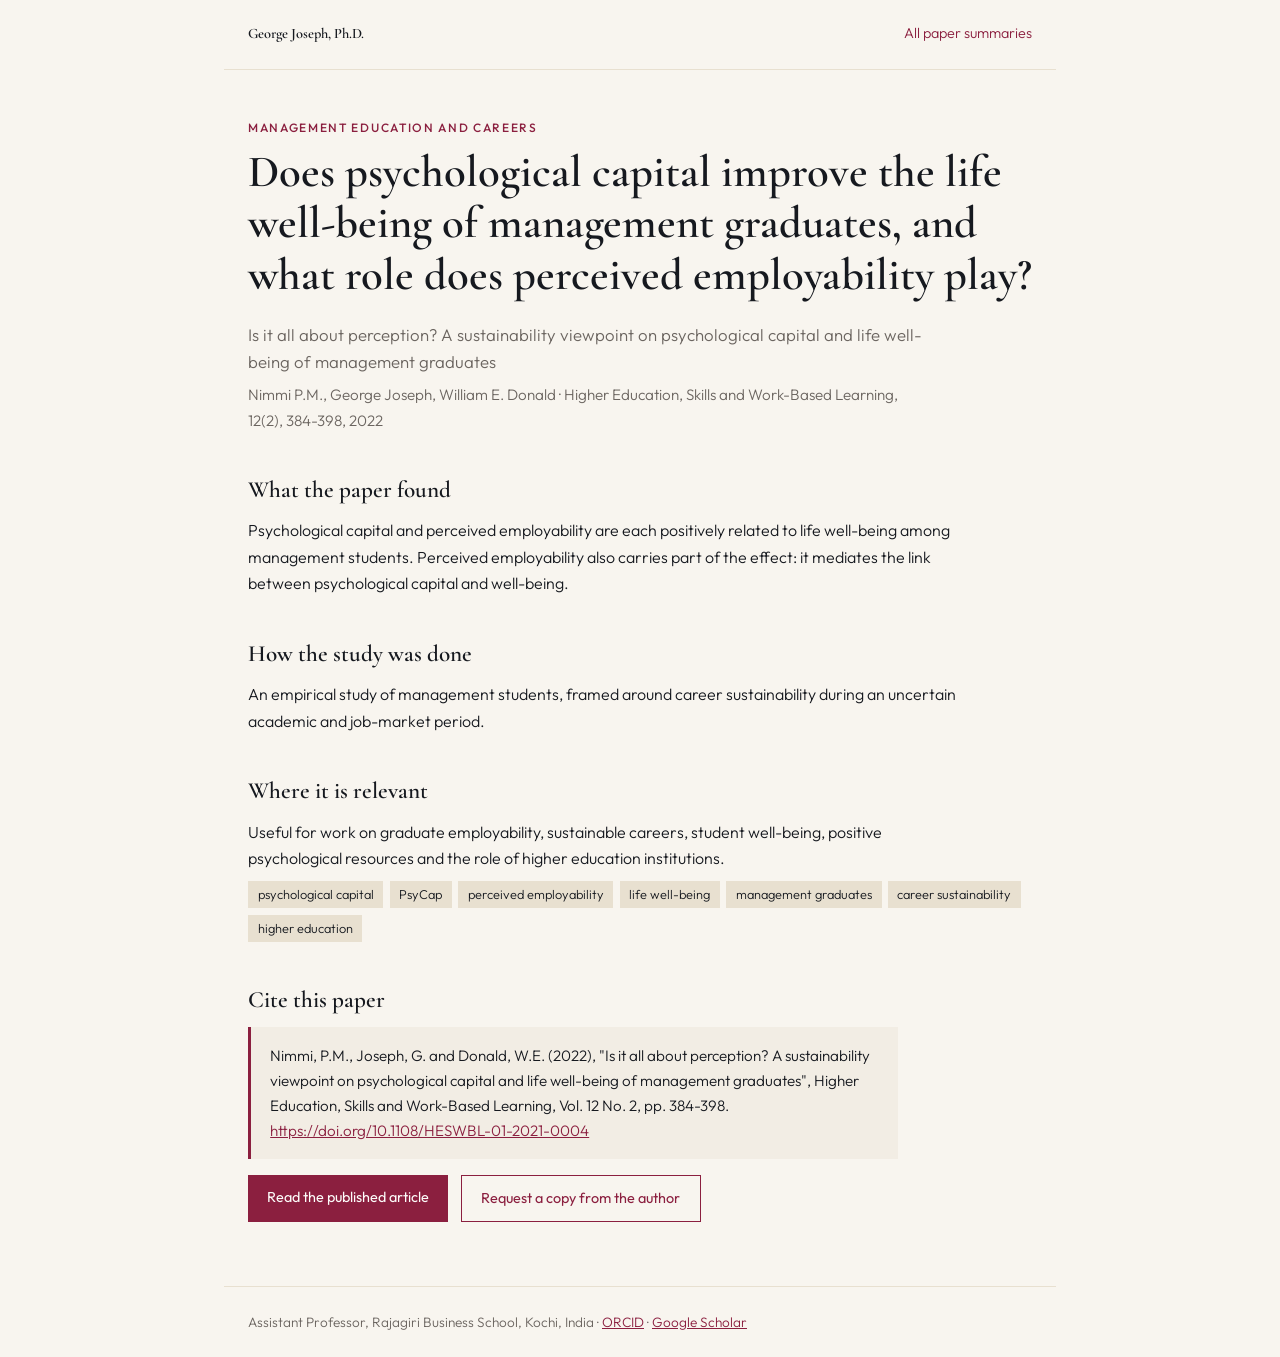
<file: papers/psychological-capital-wellbeing-management-graduates/index.html>
<!DOCTYPE html>
<html lang="en"><head><meta charset="UTF-8"><meta name="viewport" content="width=device-width, initial-scale=1.0">
<title>Does psychological capital improve the life well-being of management graduates, and what role does perceived employability play? | George Joseph</title>
<meta name="description" content="Does psychological capital improve the life well-being of management graduates, and what role does perceived employability play? Psychological capital and perceived employability are each positively related to life well-being among management students. Perceived employability also carries part of th">
<link rel="canonical" href="https://cgeorgejoseph.github.io/papers/psychological-capital-wellbeing-management-graduates/">
<meta name="citation_title" content="Is it all about perception? A sustainability viewpoint on psychological capital and life well-being of management graduates">
<meta name="citation_author" content="Nimmi P.M.">
<meta name="citation_author" content="George Joseph">
<meta name="citation_author" content="William E. Donald">
<meta name="citation_publication_date" content="2022/03/09">
<meta name="citation_journal_title" content="Higher Education, Skills and Work-Based Learning">
<meta name="citation_publisher" content="Emerald Publishing">
<meta name="citation_volume" content="12">
<meta name="citation_issue" content="2">
<meta name="citation_firstpage" content="384">
<meta name="citation_lastpage" content="398">
<meta name="citation_doi" content="10.1108/HESWBL-01-2021-0004">
<meta name="citation_abstract_html_url" content="https://cgeorgejoseph.github.io/papers/psychological-capital-wellbeing-management-graduates/">
<meta name="citation_keywords" content="psychological capital; PsyCap; perceived employability; life well-being; management graduates; career sustainability; higher education">
<meta property="og:type" content="article"><meta property="og:title" content="Does psychological capital improve the life well-being of management graduates, and what role does perceived employability play?"><meta property="og:description" content="Does psychological capital improve the life well-being of management graduates, and what role does perceived employability play? Psychological capital and perceived employability are each positively related to life well-being among management students. Perceived employability also carries part of th"><meta property="og:url" content="https://cgeorgejoseph.github.io/papers/psychological-capital-wellbeing-management-graduates/">
<script type="application/ld+json">{"@context": "https://schema.org", "@type": "ScholarlyArticle", "headline": "Is it all about perception? A sustainability viewpoint on psychological capital and life well-being of management graduates", "name": "Is it all about perception? A sustainability viewpoint on psychological capital and life well-being of management graduates", "author": [{"@type": "Person", "name": "Nimmi P.M."}, {"@type": "Person", "name": "George Joseph"}, {"@type": "Person", "name": "William E. Donald"}], "datePublished": "2022-03-09", "isPartOf": {"@type": "Periodical", "name": "Higher Education, Skills and Work-Based Learning"}, "volumeNumber": "12", "issueNumber": "2", "pageStart": "384", "pageEnd": "398", "identifier": {"@type": "PropertyValue", "propertyID": "DOI", "value": "10.1108/HESWBL-01-2021-0004"}, "sameAs": "https://doi.org/10.1108/HESWBL-01-2021-0004", "url": "https://cgeorgejoseph.github.io/papers/psychological-capital-wellbeing-management-graduates/", "keywords": "psychological capital, PsyCap, perceived employability, life well-being, management graduates, career sustainability, higher education", "abstract": "Psychological capital and perceived employability are each positively related to life well-being among management students. Perceived employability also carries part of the effect: it mediates the link between psychological capital and well-being.", "publisher": {"@type": "Organization", "name": "Emerald Publishing"}}</script>
<link rel="preconnect" href="https://fonts.googleapis.com"><link rel="preconnect" href="https://fonts.gstatic.com" crossorigin><link href="https://fonts.googleapis.com/css2?family=Cormorant+Garamond:wght@400;600&family=Outfit:wght@300;400;500&display=swap" rel="stylesheet"><link rel="stylesheet" href="/papers/paper.css"></head>
<body><header class="top"><a class="name" href="/">George Joseph, Ph.D.</a><a href="/papers/">All paper summaries</a></header>
<main><article>
<div class="theme">Management education and careers</div>
<h1>Does psychological capital improve the life well-being of management graduates, and what role does perceived employability play?</h1>
<p class="paper-title">Is it all about perception? A sustainability viewpoint on psychological capital and life well-being of management graduates</p>
<p class="byline">Nimmi P.M., George Joseph, William E. Donald · Higher Education, Skills and Work-Based Learning, 12(2), 384-398, 2022</p>

<section><h2>What the paper found</h2><p>Psychological capital and perceived employability are each positively related to life well-being among management students. Perceived employability also carries part of the effect: it mediates the link between psychological capital and well-being.</p></section>


<section><h2>How the study was done</h2><p>An empirical study of management students, framed around career sustainability during an uncertain academic and job-market period.</p></section>
<section><h2>Where it is relevant</h2><p>Useful for work on graduate employability, sustainable careers, student well-being, positive psychological resources and the role of higher education institutions.</p><ul class="kw"><li>psychological capital</li><li>PsyCap</li><li>perceived employability</li><li>life well-being</li><li>management graduates</li><li>career sustainability</li><li>higher education</li></ul></section>
<section><h2>Cite this paper</h2><p class="cite">Nimmi, P.M., Joseph, G. and Donald, W.E. (2022), &quot;Is it all about perception? A sustainability viewpoint on psychological capital and life well-being of management graduates&quot;, Higher Education, Skills and Work-Based Learning, Vol. 12 No. 2, pp. 384-398. <a href="https://doi.org/10.1108/HESWBL-01-2021-0004">https://doi.org/10.1108/HESWBL-01-2021-0004</a></p>
<div class="actions"><a class="btn" href="https://doi.org/10.1108/HESWBL-01-2021-0004">Read the published article</a><a class="btn alt" href="mailto:georgej@rajagiri.edu?subject=psychological-capital-wellbeing-management-graduates">Request a copy from the author</a></div></section>
</article></main><footer>Assistant Professor, Rajagiri Business School, Kochi, India · <a href="https://orcid.org/0000-0002-8569-8297">ORCID</a> · <a href="https://scholar.google.com/citations?user=mU9Ix8IAAAAJ">Google Scholar</a></footer></body></html>
</file>
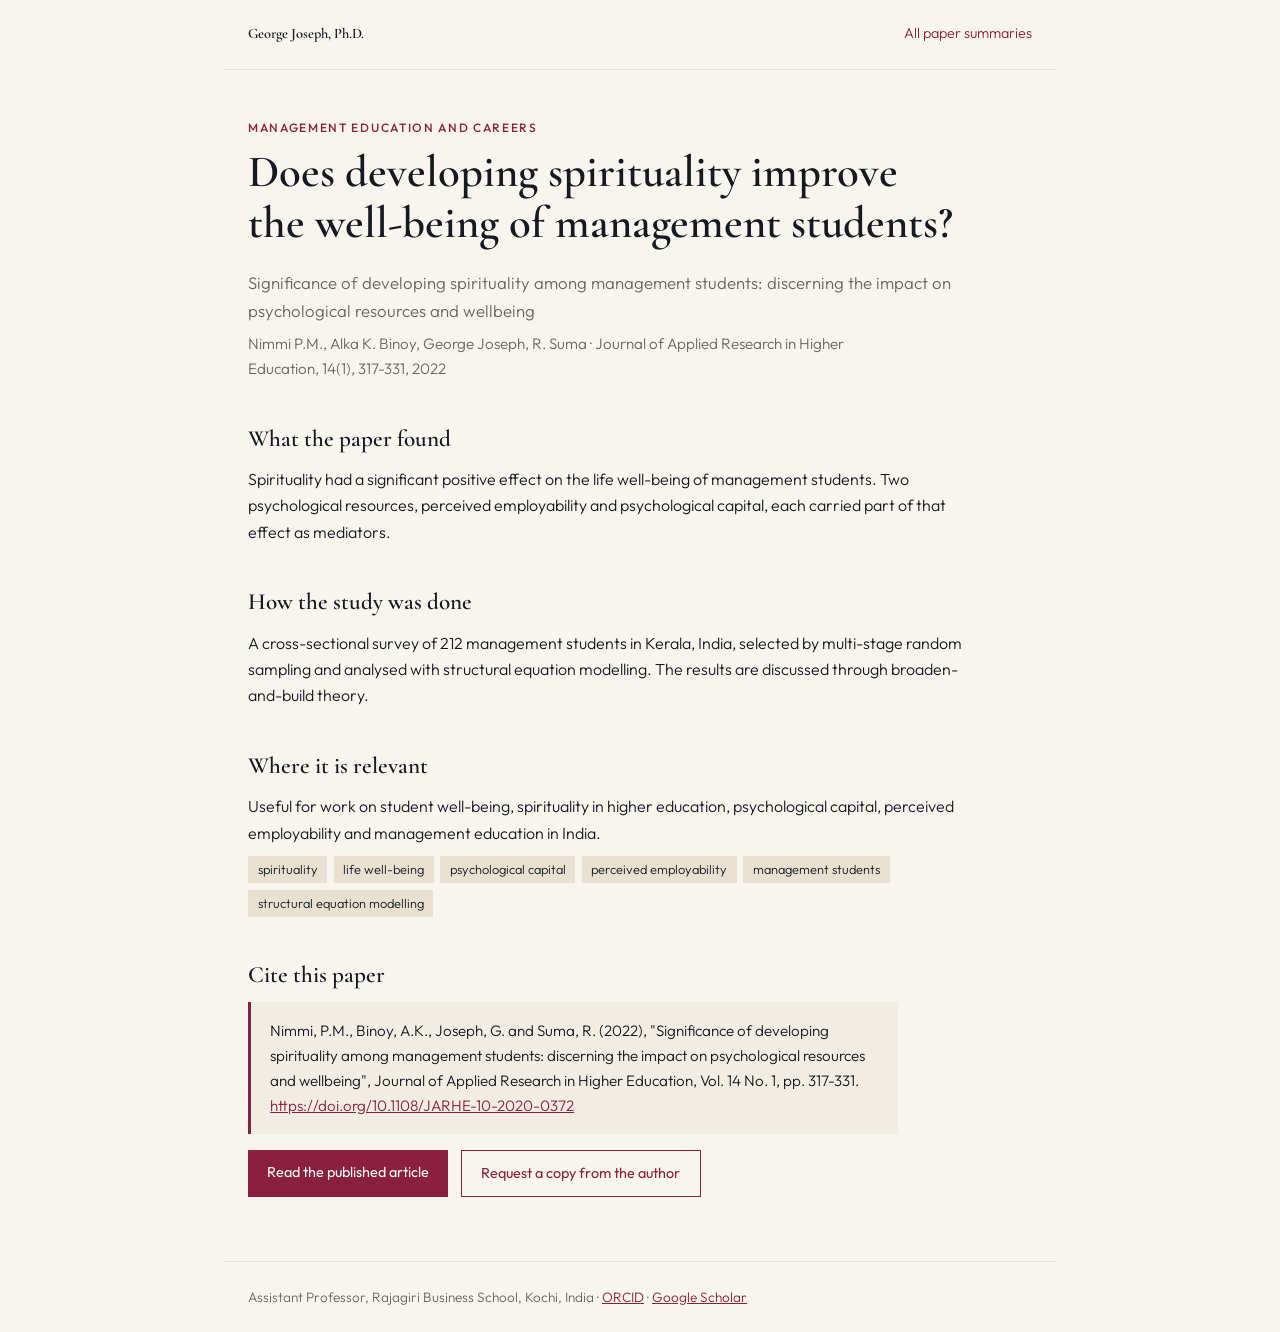
<file: papers/spirituality-wellbeing-management-students/index.html>
<!DOCTYPE html>
<html lang="en"><head><meta charset="UTF-8"><meta name="viewport" content="width=device-width, initial-scale=1.0">
<title>Does developing spirituality improve the well-being of management students? | George Joseph</title>
<meta name="description" content="Does developing spirituality improve the well-being of management students? Spirituality had a significant positive effect on the life well-being of management students. Two psychological resources, perceived employability and psychological capital, each carried part of that effect as mediators.">
<link rel="canonical" href="https://cgeorgejoseph.github.io/papers/spirituality-wellbeing-management-students/">
<meta name="citation_title" content="Significance of developing spirituality among management students: discerning the impact on psychological resources and wellbeing">
<meta name="citation_author" content="Nimmi P.M.">
<meta name="citation_author" content="Alka K. Binoy">
<meta name="citation_author" content="George Joseph">
<meta name="citation_author" content="R. Suma">
<meta name="citation_publication_date" content="2022/01/27">
<meta name="citation_journal_title" content="Journal of Applied Research in Higher Education">
<meta name="citation_publisher" content="Emerald Publishing">
<meta name="citation_volume" content="14">
<meta name="citation_issue" content="1">
<meta name="citation_firstpage" content="317">
<meta name="citation_lastpage" content="331">
<meta name="citation_doi" content="10.1108/JARHE-10-2020-0372">
<meta name="citation_abstract_html_url" content="https://cgeorgejoseph.github.io/papers/spirituality-wellbeing-management-students/">
<meta name="citation_keywords" content="spirituality; life well-being; psychological capital; perceived employability; management students; structural equation modelling">
<meta property="og:type" content="article"><meta property="og:title" content="Does developing spirituality improve the well-being of management students?"><meta property="og:description" content="Does developing spirituality improve the well-being of management students? Spirituality had a significant positive effect on the life well-being of management students. Two psychological resources, perceived employability and psychological capital, each carried part of that effect as mediators."><meta property="og:url" content="https://cgeorgejoseph.github.io/papers/spirituality-wellbeing-management-students/">
<script type="application/ld+json">{"@context": "https://schema.org", "@type": "ScholarlyArticle", "headline": "Significance of developing spirituality among management students: discerning the impact on psychological resources and wellbeing", "name": "Significance of developing spirituality among management students: discerning the impact on psychological resources and wellbeing", "author": [{"@type": "Person", "name": "Nimmi P.M."}, {"@type": "Person", "name": "Alka K. Binoy"}, {"@type": "Person", "name": "George Joseph"}, {"@type": "Person", "name": "R. Suma"}], "datePublished": "2022-01-27", "isPartOf": {"@type": "Periodical", "name": "Journal of Applied Research in Higher Education"}, "volumeNumber": "14", "issueNumber": "1", "pageStart": "317", "pageEnd": "331", "identifier": {"@type": "PropertyValue", "propertyID": "DOI", "value": "10.1108/JARHE-10-2020-0372"}, "sameAs": "https://doi.org/10.1108/JARHE-10-2020-0372", "url": "https://cgeorgejoseph.github.io/papers/spirituality-wellbeing-management-students/", "keywords": "spirituality, life well-being, psychological capital, perceived employability, management students, structural equation modelling", "abstract": "Spirituality had a significant positive effect on the life well-being of management students. Two psychological resources, perceived employability and psychological capital, each carried part of that effect as mediators.", "publisher": {"@type": "Organization", "name": "Emerald Publishing"}}</script>
<link rel="preconnect" href="https://fonts.googleapis.com"><link rel="preconnect" href="https://fonts.gstatic.com" crossorigin><link href="https://fonts.googleapis.com/css2?family=Cormorant+Garamond:wght@400;600&family=Outfit:wght@300;400;500&display=swap" rel="stylesheet"><link rel="stylesheet" href="/papers/paper.css"></head>
<body><header class="top"><a class="name" href="/">George Joseph, Ph.D.</a><a href="/papers/">All paper summaries</a></header>
<main><article>
<div class="theme">Management education and careers</div>
<h1>Does developing spirituality improve the well-being of management students?</h1>
<p class="paper-title">Significance of developing spirituality among management students: discerning the impact on psychological resources and wellbeing</p>
<p class="byline">Nimmi P.M., Alka K. Binoy, George Joseph, R. Suma · Journal of Applied Research in Higher Education, 14(1), 317-331, 2022</p>

<section><h2>What the paper found</h2><p>Spirituality had a significant positive effect on the life well-being of management students. Two psychological resources, perceived employability and psychological capital, each carried part of that effect as mediators.</p></section>


<section><h2>How the study was done</h2><p>A cross-sectional survey of 212 management students in Kerala, India, selected by multi-stage random sampling and analysed with structural equation modelling. The results are discussed through broaden-and-build theory.</p></section>
<section><h2>Where it is relevant</h2><p>Useful for work on student well-being, spirituality in higher education, psychological capital, perceived employability and management education in India.</p><ul class="kw"><li>spirituality</li><li>life well-being</li><li>psychological capital</li><li>perceived employability</li><li>management students</li><li>structural equation modelling</li></ul></section>
<section><h2>Cite this paper</h2><p class="cite">Nimmi, P.M., Binoy, A.K., Joseph, G. and Suma, R. (2022), &quot;Significance of developing spirituality among management students: discerning the impact on psychological resources and wellbeing&quot;, Journal of Applied Research in Higher Education, Vol. 14 No. 1, pp. 317-331. <a href="https://doi.org/10.1108/JARHE-10-2020-0372">https://doi.org/10.1108/JARHE-10-2020-0372</a></p>
<div class="actions"><a class="btn" href="https://doi.org/10.1108/JARHE-10-2020-0372">Read the published article</a><a class="btn alt" href="mailto:georgej@rajagiri.edu?subject=spirituality-wellbeing-management-students">Request a copy from the author</a></div></section>
</article></main><footer>Assistant Professor, Rajagiri Business School, Kochi, India · <a href="https://orcid.org/0000-0002-8569-8297">ORCID</a> · <a href="https://scholar.google.com/citations?user=mU9Ix8IAAAAJ">Google Scholar</a></footer></body></html>
</file>
<file: papers/paper.css>
:root{--ink:#16191f;--wine:#8b1f3f;--gold:#c9a84c;--ivory:#f8f5ef;--paper:#f2ede4;--warm:#e8e0d0;--mid:#6b6560;--white:#fdfcfa}
*{box-sizing:border-box;margin:0;padding:0}
body{font-family:'Outfit',sans-serif;background:var(--ivory);color:var(--ink);line-height:1.65;font-weight:300}
a{color:var(--wine)}
header.top{padding:1.4rem 1.5rem;border-bottom:1px solid var(--warm);display:flex;justify-content:space-between;gap:1rem;flex-wrap:wrap;max-width:52rem;margin:0 auto}
header.top a{text-decoration:none;font-size:.9rem}
.name{font-family:'Cormorant Garamond',serif;font-size:1.3rem;font-weight:600;color:var(--ink)}
main{max-width:52rem;margin:0 auto;padding:3rem 1.5rem 4rem}
.theme{font-size:.75rem;letter-spacing:.14em;text-transform:uppercase;color:var(--wine);font-weight:500}
h1{font-family:'Cormorant Garamond',serif;font-weight:600;font-size:clamp(1.9rem,4.5vw,2.8rem);line-height:1.15;margin:.6rem 0 1.2rem;text-wrap:balance}
.paper-title{font-size:1.05rem;color:var(--mid);margin-bottom:.4rem}
.byline{font-size:.95rem;color:var(--mid)}
.award{display:inline-block;margin-top:1rem;padding:.3rem .8rem;border:1px solid var(--gold);font-size:.8rem;color:var(--ink);background:var(--white)}
section{margin-top:2.4rem}
h2{font-family:'Cormorant Garamond',serif;font-weight:600;font-size:1.45rem;margin-bottom:.5rem}
p{max-width:65ch}
ul.findings{margin:.5rem 0 0 1.2rem}
ul.findings li{margin:.4rem 0;max-width:65ch}
.cite{background:var(--paper);border-left:3px solid var(--wine);padding:1rem 1.2rem;font-size:.95rem}
.actions{display:flex;gap:.8rem;flex-wrap:wrap;margin-top:1rem}
.btn{display:inline-block;padding:.65rem 1.2rem;background:var(--wine);color:var(--white);text-decoration:none;font-size:.9rem;font-weight:400}
.btn.alt{background:transparent;color:var(--wine);border:1px solid var(--wine)}
.btn:focus-visible,a:focus-visible{outline:2px solid var(--gold);outline-offset:3px}
ul.kw{list-style:none;display:flex;flex-wrap:wrap;gap:.4rem;margin-top:.6rem}
ul.kw li{font-size:.8rem;padding:.2rem .6rem;background:var(--warm)}
.list a.item{display:block;text-decoration:none;color:var(--ink);padding:1.1rem 0;border-bottom:1px solid var(--warm)}
.list a.item strong{font-family:'Cormorant Garamond',serif;font-size:1.3rem;font-weight:600;display:block}
.list a.item span{font-size:.9rem;color:var(--mid)}
.list a.item:hover strong{color:var(--wine)}
footer{max-width:52rem;margin:0 auto;padding:1.5rem;border-top:1px solid var(--warm);font-size:.85rem;color:var(--mid)}
</file>
